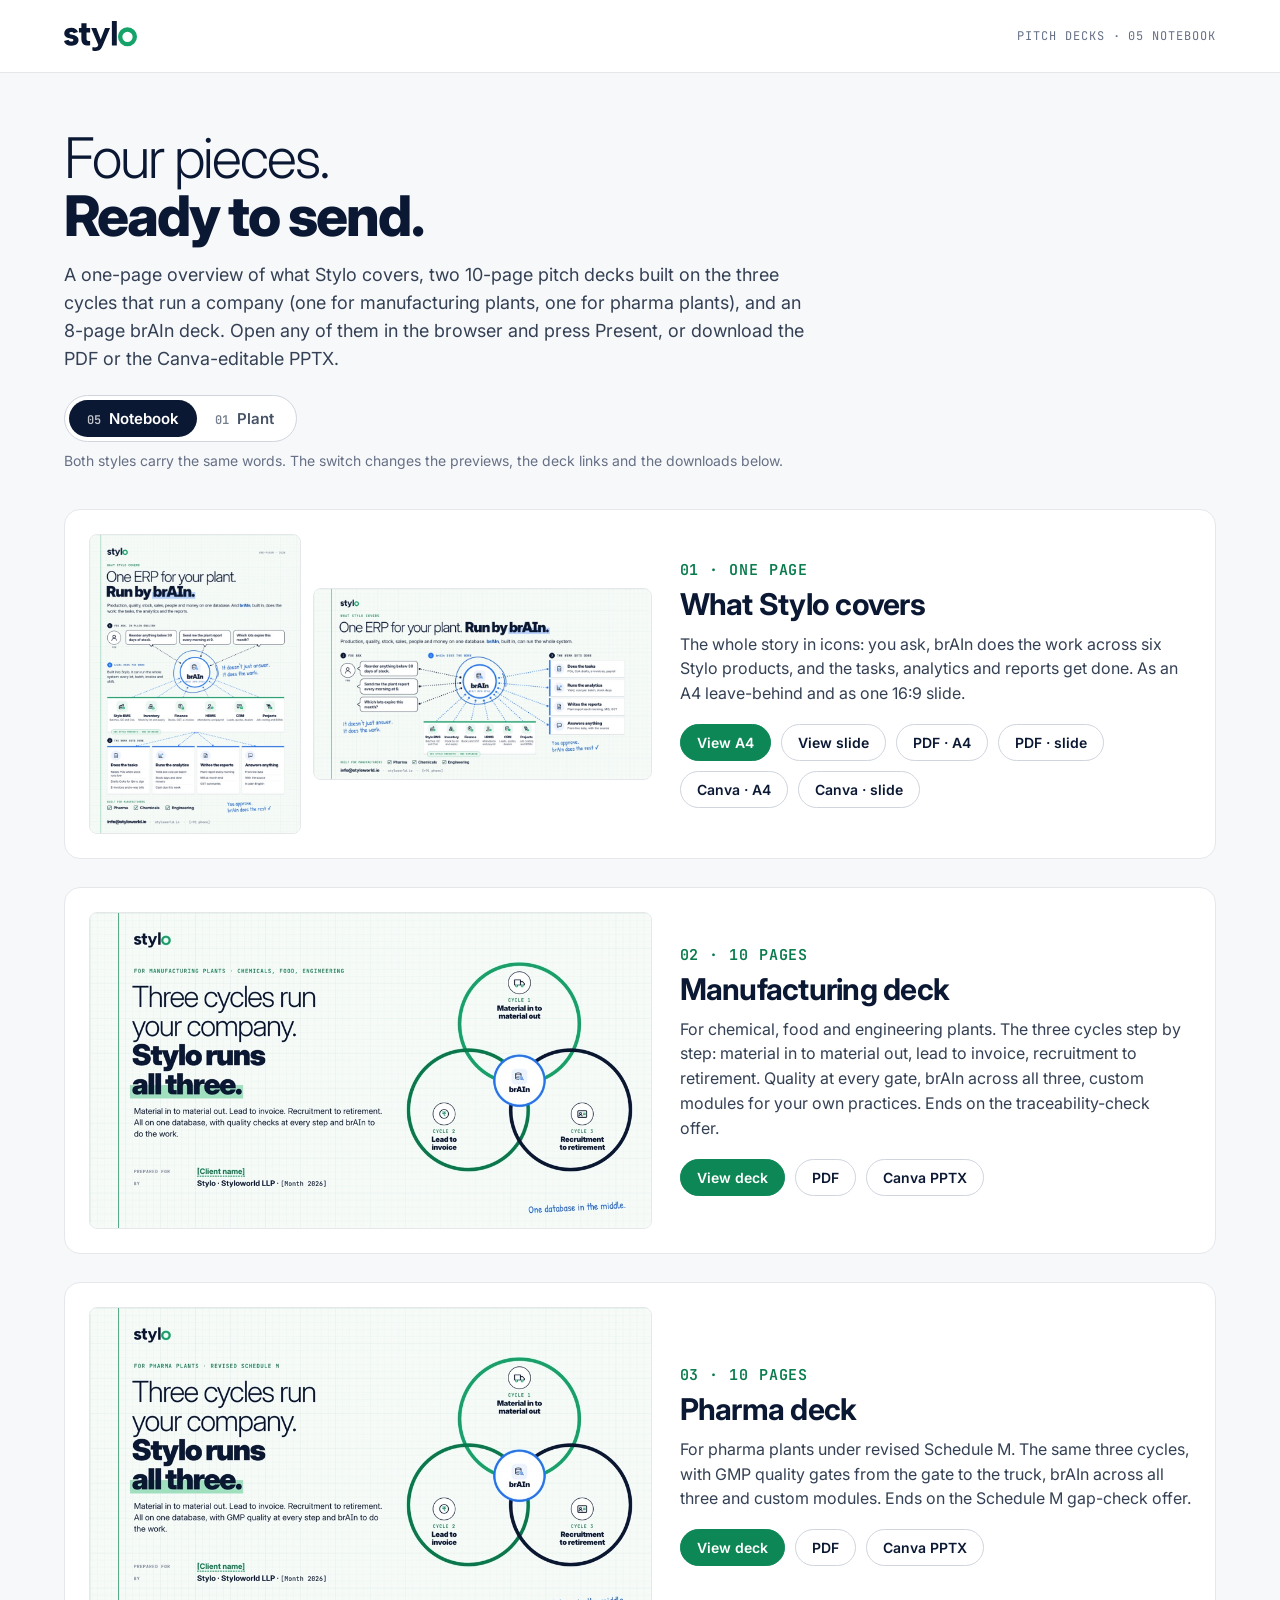
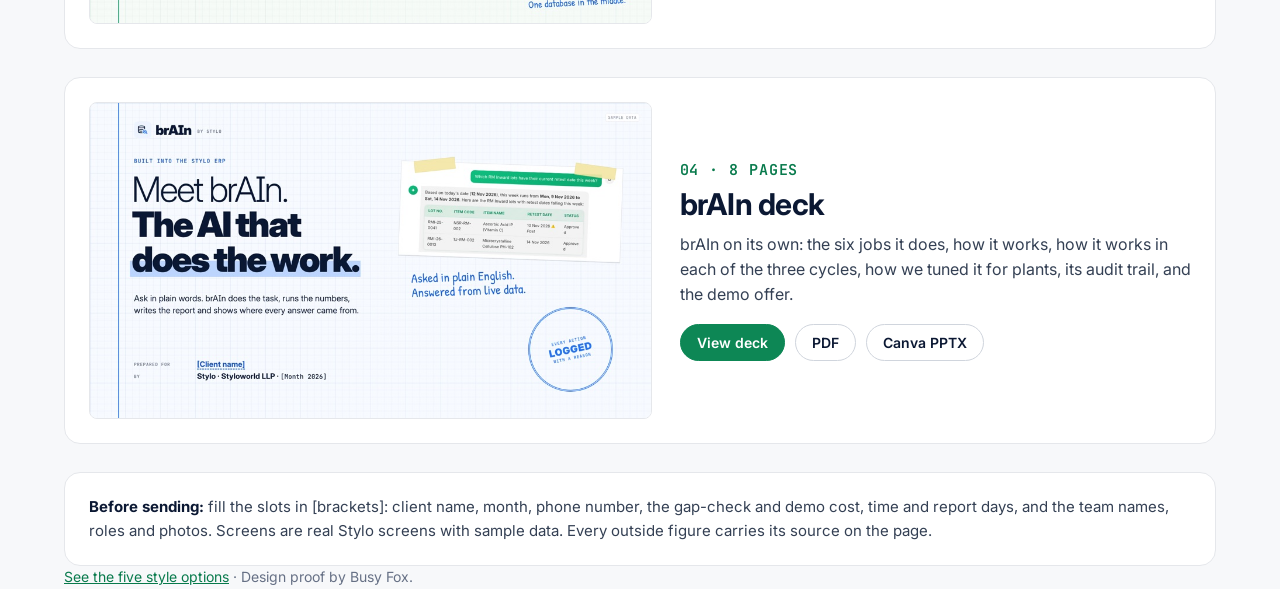
<file: index.html>
<!doctype html>
<html lang="en"><head>
<meta charset="utf-8">
<meta name="viewport" content="width=device-width, initial-scale=1">
<meta name="robots" content="noindex, nofollow">
<title>Stylo pitch decks</title>
<meta property="og:title" content="Stylo pitch decks">
<meta property="og:image" content="img/thumb-pharma.jpg">
<link rel="preconnect" href="https://fonts.googleapis.com"><link rel="preconnect" href="https://fonts.gstatic.com" crossorigin>
<link href="https://fonts.googleapis.com/css2?family=Inter:wght@300;400;600;800&family=JetBrains+Mono:wght@500;600&display=swap" rel="stylesheet">
<style>
  :root { --navy:#0B1833; --green:#16A36A; --deep:#087A4C; --tint:#EAF8F1; --mist:#F7F8FA; --line:#E5E7EB; --slate:#667085; }
  * { box-sizing:border-box; margin:0; padding:0; }
  body { font-family:Inter, system-ui, sans-serif; color:var(--navy); background:var(--mist); -webkit-font-smoothing:antialiased; }
  .wrap { max-width:1200px; margin:0 auto; padding:0 24px; }
  header { background:#fff; border-bottom:1px solid var(--line); }
  header .wrap { display:flex; align-items:center; justify-content:space-between; height:72px; }
  header img { height:30px; display:block; }
  .mono { font-family:"JetBrains Mono", monospace; font-size:12px; letter-spacing:.08em; text-transform:uppercase; color:var(--slate); }
  .intro { padding:56px 0 12px; }
  .intro h1 { font-size:clamp(34px,5vw,56px); line-height:1.04; letter-spacing:-0.035em; }
  .intro h1 span { font-weight:300; display:block; } .intro h1 b { font-weight:800; }
  .intro p { max-width:760px; font-size:18px; line-height:1.55; margin-top:16px; color:#344054; }
  .piece { display:grid; grid-template-columns: 1.1fr 1fr; gap:28px; background:#fff; border:1px solid var(--line); border-radius:16px; padding:24px; margin:28px 0; align-items:center; }
  .piece .th { display:flex; gap:12px; }
  .piece .th a { flex:1; display:block; }
  .piece img { width:100%; display:block; border-radius:8px; border:1px solid var(--line); }
  .piece .n { font-size:15px; font-weight:600; color:var(--deep); font-family:"JetBrains Mono", monospace; letter-spacing:.06em; text-transform:uppercase; }
  .piece h2 { font-size:30px; letter-spacing:-0.025em; margin-top:6px; }
  .piece p { color:#344054; font-size:16px; line-height:1.55; margin-top:10px; }
  .btns { display:flex; flex-wrap:wrap; gap:10px; margin-top:18px; }
  .btns a { font-weight:600; font-size:14px; color:var(--navy); text-decoration:none; border:1.5px solid #D0D5DD; border-radius:999px; padding:9px 16px; background:#fff; }
  .btns a.go { background:#0D8755; border-color:#0D8755; color:#fff; }
  .notes { background:#fff; border:1px solid var(--line); border-radius:16px; padding:22px 24px; font-size:15px; line-height:1.6; color:#344054; }
  .notes b { color:var(--navy); }
  .seg { display:inline-flex; border:1.5px solid #D0D5DD; border-radius:999px; padding:4px; background:#fff; margin-top:22px; }
  .seg button { font:600 15px Inter, system-ui, sans-serif; border:0; background:transparent; color:#475467; border-radius:999px; padding:9px 18px; cursor:pointer; }
  .seg button[aria-pressed="true"] { background:var(--navy); color:#fff; }
  .seg .k { font-family:"JetBrains Mono", monospace; font-size:12px; opacity:.75; margin-right:8px; }
  .seg-note { font-size:14px; color:var(--slate); margin-top:10px; }
  footer { padding:24px 0 56px; color:var(--slate); font-size:14px; line-height:1.6; }
  footer a { color:var(--deep); }
  @media (max-width:820px) { .piece { grid-template-columns:1fr; } }
</style></head>
<body>
<header><div class="wrap"><img src="assets/brand/stylo-colour.svg" alt="Stylo"><span class="mono" id="hdr">Pitch decks · 05 Notebook</span></div></header>
<main class="wrap">
  <section class="intro">
    <h1><span>Four pieces.</span><b>Ready to send.</b></h1>
    <p>A one-page overview of what Stylo covers, two 10-page pitch decks built on the three cycles that run a company (one for manufacturing plants, one for pharma plants), and an 8-page brAIn deck. Open any of them in the browser and press Present, or download the PDF or the Canva-editable PPTX.</p>
    <div class="seg" role="group" aria-label="Style"><button type="button" data-st="05"><span class="k">05</span>Notebook</button><button type="button" data-st="01"><span class="k">01</span>Plant</button></div>
    <div class="seg-note">Both styles carry the same words. The switch changes the previews, the deck links and the downloads below.</div>
  </section>

  <section class="piece">
    <div class="th"><a href="one-pager/" data-view="one-pager/"><img src="img/thumb-one-a4.jpg" data-base="img/thumb-one-a4" alt="What Stylo covers, A4" style="aspect-ratio:1588/2246; object-fit:cover;"></a><a href="one-pager/slide.html" data-view="one-pager/slide.html" style="flex:1.6; align-self:center;"><img src="img/thumb-one-slide.jpg" data-base="img/thumb-one-slide" alt="What Stylo covers, slide"></a></div>
    <div><div class="n">01 · One page</div><h2>What Stylo covers</h2>
      <p>The whole story in icons: you ask, brAIn does the work across six Stylo products, and the tasks, analytics and reports get done. As an A4 leave-behind and as one 16:9 slide.</p>
      <div class="btns"><a class="go" href="one-pager/" data-view="one-pager/">View A4</a><a href="one-pager/slide.html" data-view="one-pager/slide.html">View slide</a><a href="downloads/Stylo-What-Stylo-Covers-A4.pdf" data-dl="Stylo-What-Stylo-Covers-A4.pdf" download>PDF · A4</a><a href="downloads/Stylo-What-Stylo-Covers-Slide.pdf" data-dl="Stylo-What-Stylo-Covers-Slide.pdf" download>PDF · slide</a><a href="downloads/Stylo-What-Stylo-Covers-A4-Canva.pptx" data-dl="Stylo-What-Stylo-Covers-A4-Canva.pptx" download>Canva · A4</a><a href="downloads/Stylo-What-Stylo-Covers-Slide-Canva.pptx" data-dl="Stylo-What-Stylo-Covers-Slide-Canva.pptx" download>Canva · slide</a></div></div>
  </section>

  <section class="piece">
    <div class="th"><a href="process/" data-view="process/"><img src="img/thumb-process.jpg" data-base="img/thumb-process" alt="Manufacturing deck"></a></div>
    <div><div class="n">02 · 10 pages</div><h2>Manufacturing deck</h2>
      <p>For chemical, food and engineering plants. The three cycles step by step: material in to material out, lead to invoice, recruitment to retirement. Quality at every gate, brAIn across all three, custom modules for your own practices. Ends on the traceability-check offer.</p>
      <div class="btns"><a class="go" href="process/" data-view="process/">View deck</a><a href="downloads/Stylo-Process-Manufacturing-Deck.pdf" data-dl="Stylo-Process-Manufacturing-Deck.pdf" download>PDF</a><a href="downloads/Stylo-Process-Manufacturing-Deck-Canva.pptx" data-dl="Stylo-Process-Manufacturing-Deck-Canva.pptx" download>Canva PPTX</a></div></div>
  </section>

  <section class="piece">
    <div class="th"><a href="pharma/" data-view="pharma/"><img src="img/thumb-pharma.jpg" data-base="img/thumb-pharma" alt="Pharma deck"></a></div>
    <div><div class="n">03 · 10 pages</div><h2>Pharma deck</h2>
      <p>For pharma plants under revised Schedule M. The same three cycles, with GMP quality gates from the gate to the truck, brAIn across all three and custom modules. Ends on the Schedule M gap-check offer.</p>
      <div class="btns"><a class="go" href="pharma/" data-view="pharma/">View deck</a><a href="downloads/Stylo-Pharma-Deck.pdf" data-dl="Stylo-Pharma-Deck.pdf" download>PDF</a><a href="downloads/Stylo-Pharma-Deck-Canva.pptx" data-dl="Stylo-Pharma-Deck-Canva.pptx" download>Canva PPTX</a></div></div>
  </section>

  <section class="piece">
    <div class="th"><a href="brain/" data-view="brain/"><img src="img/thumb-brain.jpg" data-base="img/thumb-brain" alt="brAIn deck"></a></div>
    <div><div class="n">04 · 8 pages</div><h2>brAIn deck</h2>
      <p>brAIn on its own: the six jobs it does, how it works, how it works in each of the three cycles, how we tuned it for plants, its audit trail, and the demo offer.</p>
      <div class="btns"><a class="go" href="brain/" data-view="brain/">View deck</a><a href="downloads/Stylo-brAIn-Deck.pdf" data-dl="Stylo-brAIn-Deck.pdf" download>PDF</a><a href="downloads/Stylo-brAIn-Deck-Canva.pptx" data-dl="Stylo-brAIn-Deck-Canva.pptx" download>Canva PPTX</a></div></div>
  </section>

  <section class="notes"><b>Before sending:</b> fill the slots in [brackets]: client name, month, phone number, the gap-check and demo cost, time and report days, and the team names, roles and photos. Screens are real Stylo screens with sample data. Every outside figure carries its source on the page.</section>
</main>
<footer class="wrap"><a href="styles/">See the five style options</a> · Design proof by Busy Fox.</footer>
<script>
(function () {
  var q = new URLSearchParams(location.search), st = q.get('style');
  try { if (!st) st = localStorage.getItem('styloStyle'); } catch (e) {}
  st = st === '01' ? '01' : '05';
  function apply() {
    document.querySelectorAll('.seg button').forEach(function (b) { b.setAttribute('aria-pressed', String(b.dataset.st === st)); });
    document.getElementById('hdr').textContent = 'Pitch decks · ' + (st === '01' ? '01 Plant' : '05 Notebook');
    document.querySelectorAll('img[data-base]').forEach(function (i) { i.src = i.dataset.base + (st === '01' ? '-01' : '') + '.jpg'; });
    document.querySelectorAll('a[data-view]').forEach(function (a) { a.href = a.dataset.view + (st === '01' ? '?style=01' : ''); });
    document.querySelectorAll('a[data-dl]').forEach(function (a) {
      var f = a.dataset.dl;
      a.href = 'downloads/' + (st === '01' ? f.replace(/(-Canva)?\.(pdf|pptx)$/, '-Plant$1.$2') : f);
    });
  }
  document.querySelectorAll('.seg button').forEach(function (b) {
    b.onclick = function () {
      st = b.dataset.st;
      try { localStorage.setItem('styloStyle', st); } catch (e) {}
      var u = new URL(location.href);
      if (st === '01') u.searchParams.set('style', '01'); else u.searchParams.delete('style');
      history.replaceState(null, '', u);
      apply();
    };
  });
  apply();
})();
</script>
</body></html>
</file>
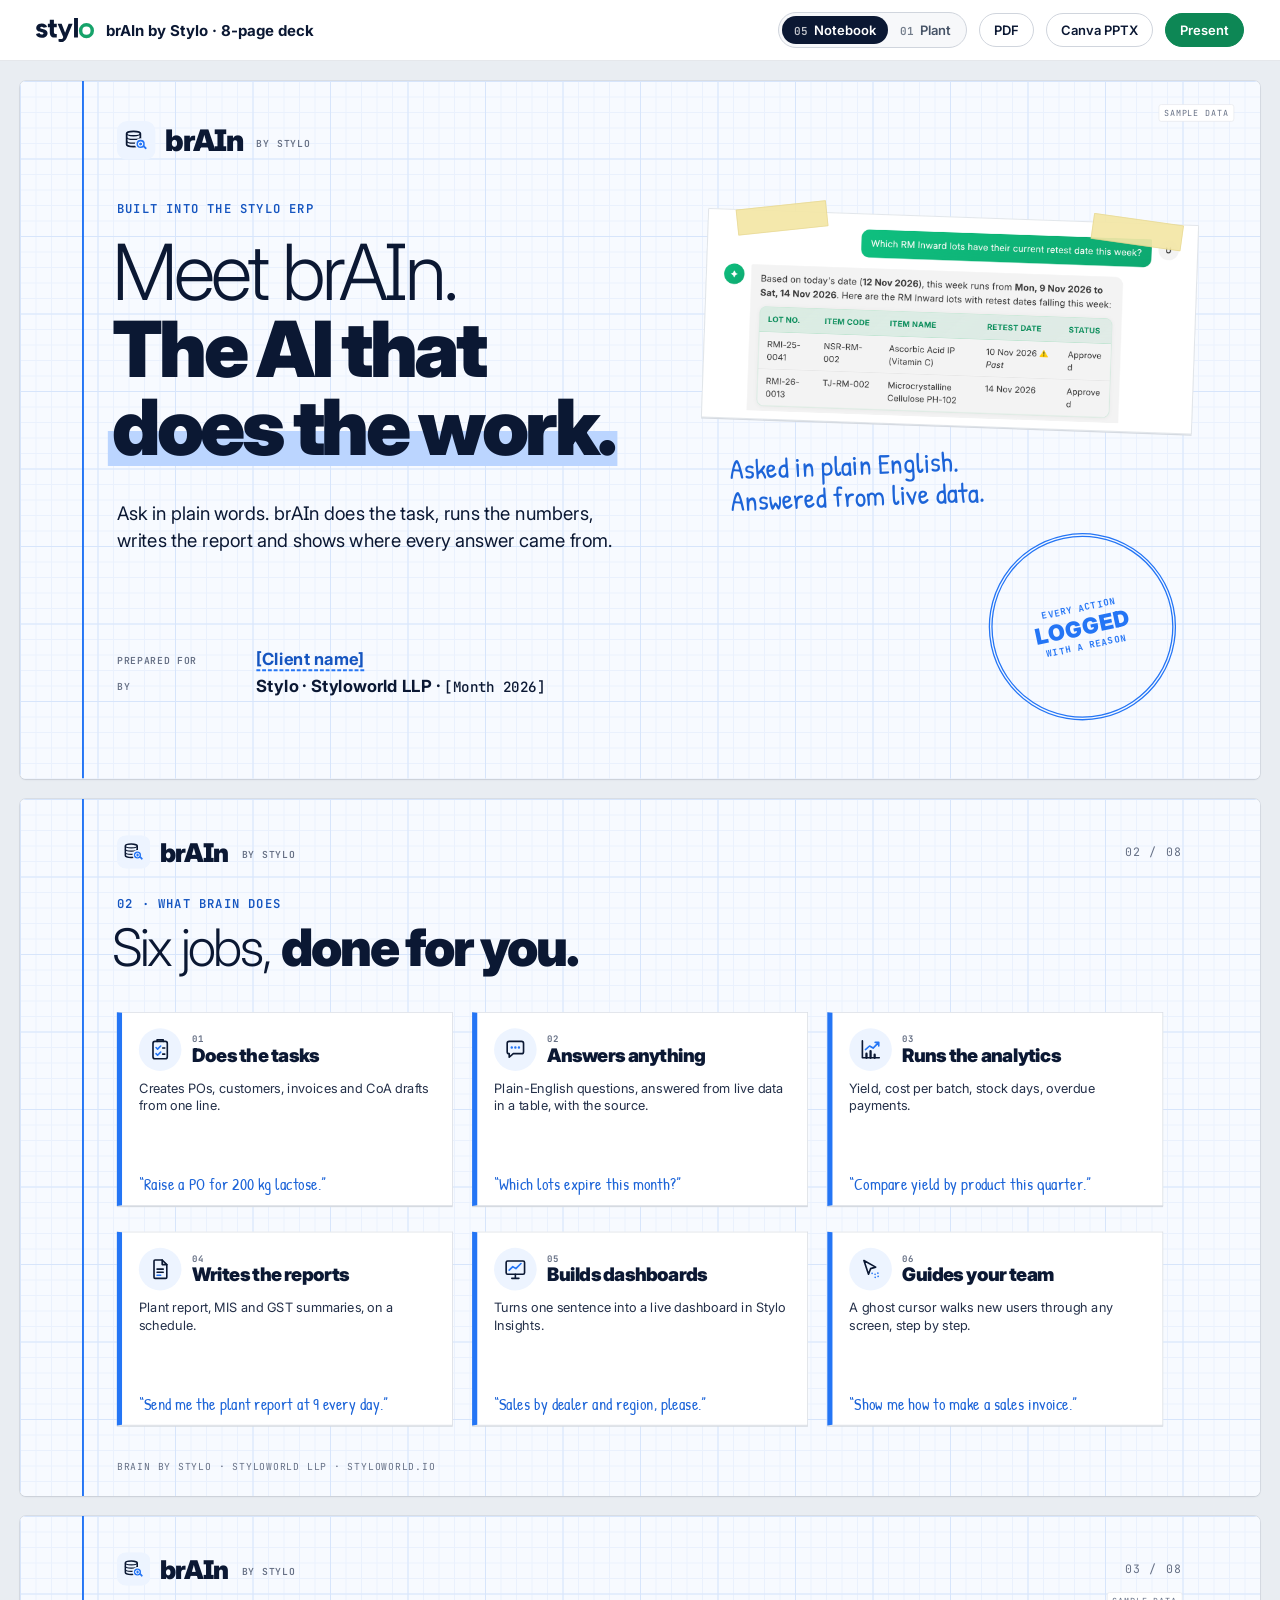
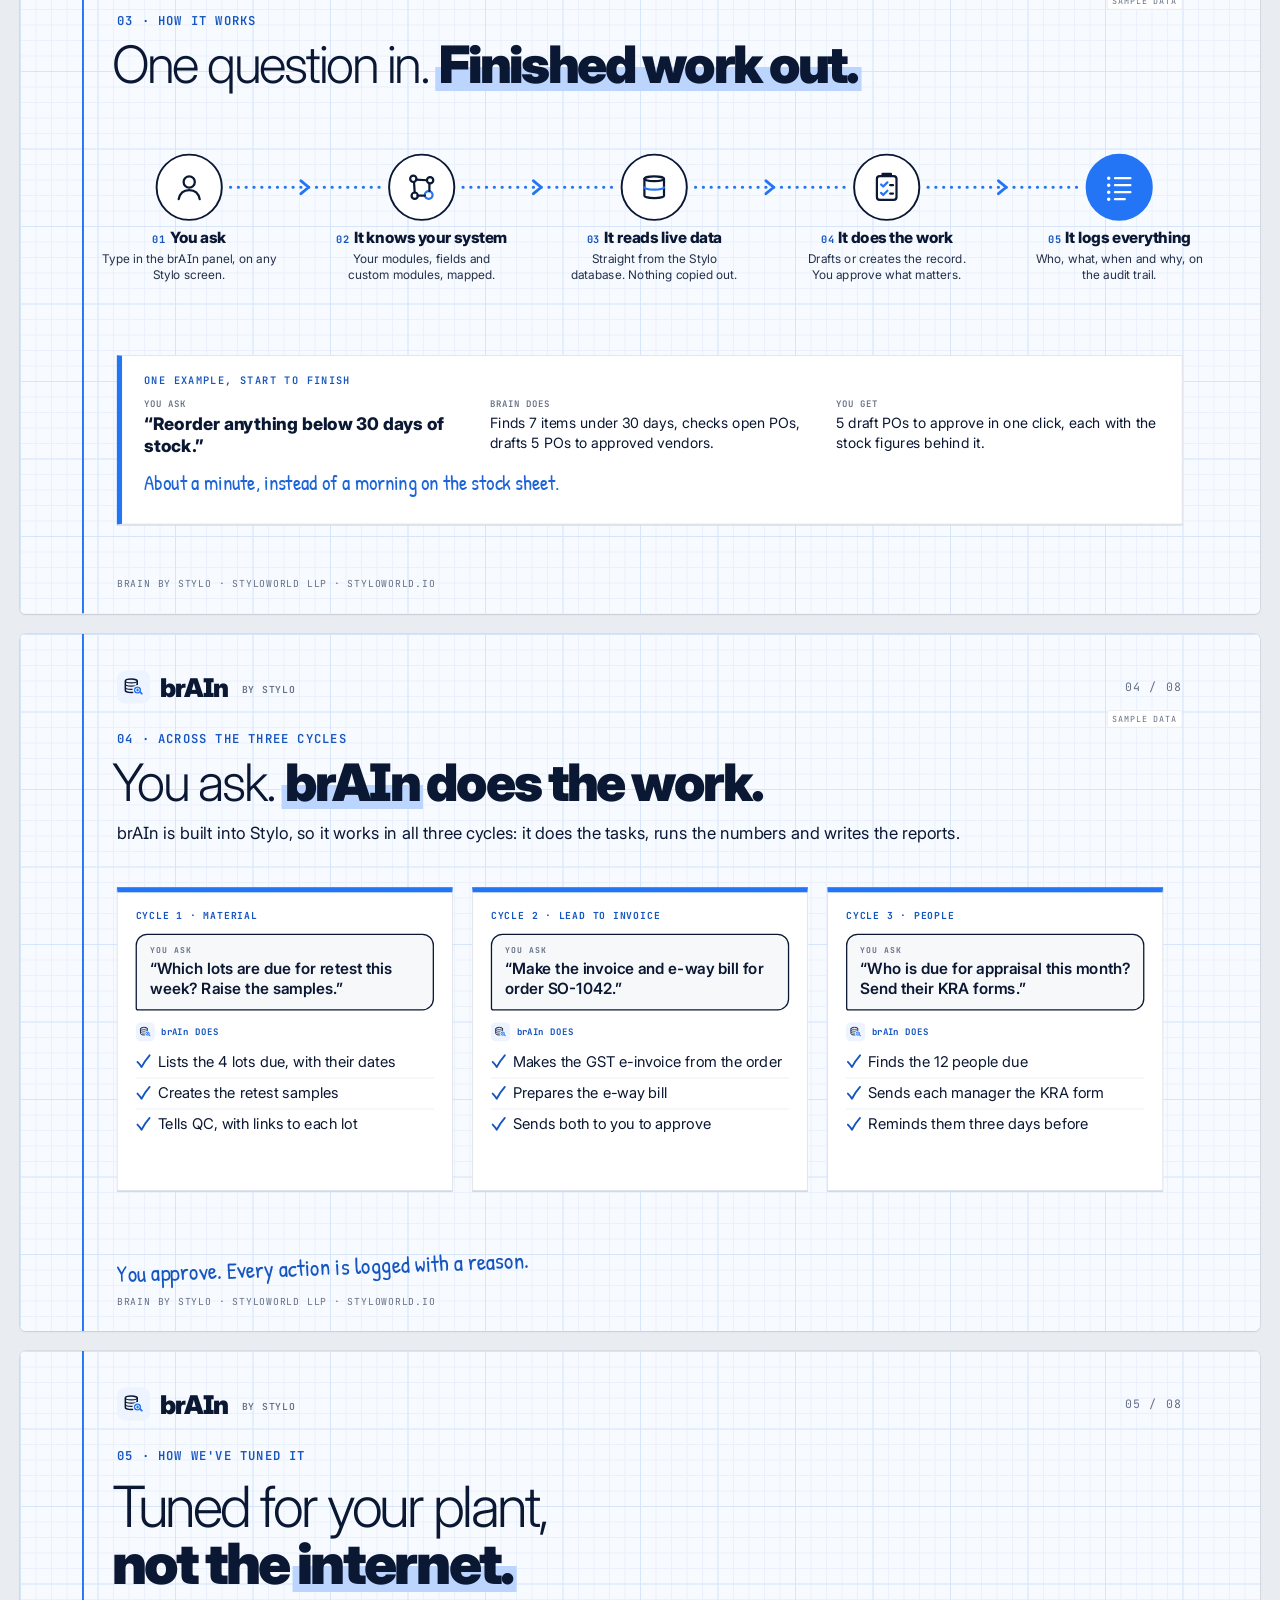
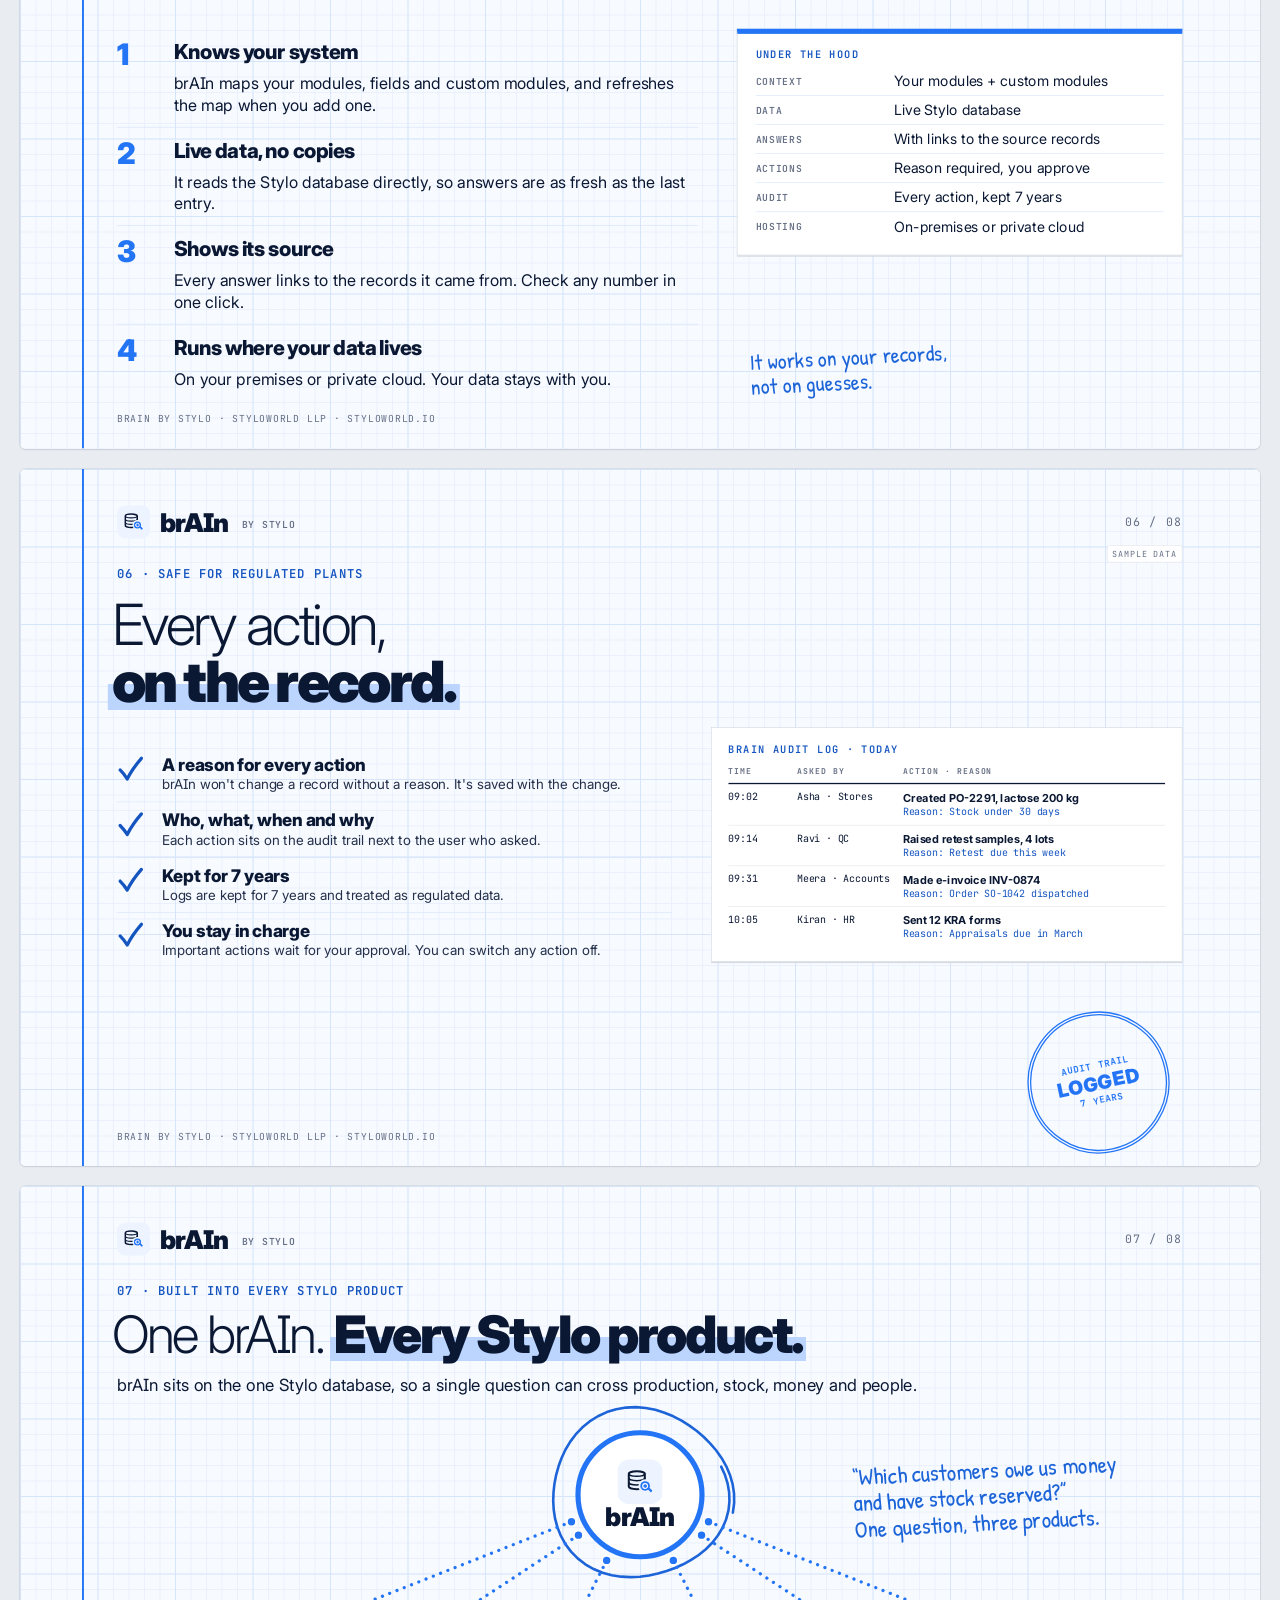
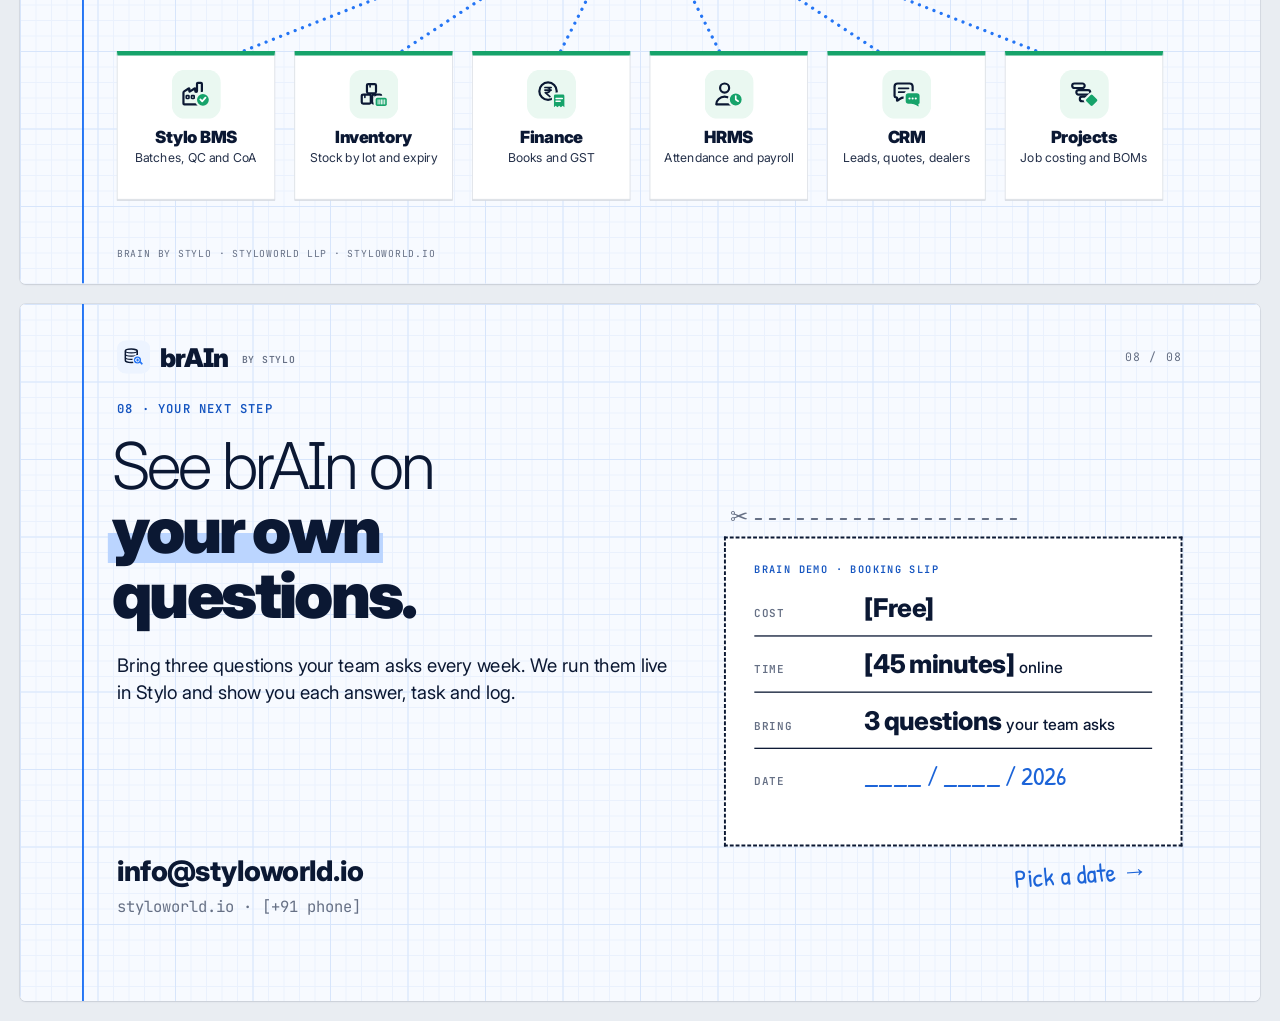
<file: brain/index.html>
<!doctype html>
<html lang="en"><head><meta charset="utf-8">
<meta name="viewport" content="width=device-width, initial-scale=1">
<meta name="robots" content="noindex, nofollow">
<title>brAIn by Stylo · 8-page deck</title>
<link rel="stylesheet" href="../nb.css">
<script>try{var q=new URLSearchParams(location.search),s=q.get("style")||(q.has("raw")?null:localStorage.getItem("styloStyle"));if(s==="01")document.documentElement.classList.add("s01");}catch(e){}</script>
<link rel="stylesheet" href="../iso.css">
<link rel="stylesheet" href="../pages.css">
<link rel="stylesheet" href="../cycles.css"></head>
<body class="brain" data-pdf="../downloads/Stylo-brAIn-Deck.pdf" data-pptx="../downloads/Stylo-brAIn-Deck-Canva.pptx" data-pdf01="../downloads/Stylo-brAIn-Deck-Plant.pdf" data-pptx01="../downloads/Stylo-brAIn-Deck-Plant-Canva.pptx">
<!-- ================= 01 · TITLE ================= -->
<section class="slide">
  <div class="margin"></div>
  <div class="blogo" style="top:62px;"><img src="../assets/icons/stylo-brain.svg" alt="" style="width:60px; height:60px;"><span class="w" style="font-size:46px;"><span class="bn">brAIn</span></span><span class="by">by Stylo</span></div>
  <div class="kick" style="top:186px;">Built into the Stylo ERP</div>
  <div class="h" style="top:236px; font-size:120px;"><span class="l">Meet <span class="bn">brAIn</span>.</span><br><span class="b">The AI that<br><span class="hl">does the work.</span></span></div>
  <p class="abs" style="left:150px; top:650px; width:820px; font-size:29px; line-height:1.4;">Ask in plain words. <span class="bn">brAIn</span> does the task, runs the numbers, writes the report and shows where every answer came from.</p>
  <div class="taped" style="left:1060px; top:210px; width:760px; transform:rotate(2deg);"><img src="../assets/ui/brain-qa.png" alt="brAIn answering a question in Stylo"></div>
  <div class="tape" style="left:1110px; top:192px; transform:rotate(-6deg);"></div><div class="tape" style="left:1660px; top:214px; transform:rotate(8deg);"></div>
  <div class="hand abs" data-rot="-2" style="left:1100px; top:570px; --fs:44px; transform:rotate(-2deg);">Asked in plain English.<br>Answered from live data.</div>
  <div class="stamp" data-flat style="left:1500px; top:700px; width:290px; height:290px; color:var(--blue); transform:rotate(-12deg); font-size:34px;"><small>Every action</small>Logged<small>with a reason</small></div>
  <div class="abs" style="left:150px; top:880px; display:grid; grid-template-columns:200px 1fr; gap:10px 16px; font-size:26px;">
    <div class="label" style="font-size:15px; color:var(--slate); padding-top:7px;">Prepared for</div><div><span class="slot" style="font-weight:700; color:var(--blue-deep); border-color:var(--blue);">[Client name]</span></div>
    <div class="label" style="font-size:15px; color:var(--slate); padding-top:7px;">By</div><div style="font-weight:700;">Stylo · Styloworld LLP · <span class="mono" style="font-size:22px; font-weight:500;">[Month 2026]</span></div>
  </div>
  <div class="sample" style="right:40px; top:36px;">Sample data</div>
</section>

<!-- ================= 02 · FEATURES ================= -->
<section class="slide">
  <div class="margin"></div>
  <div class="blogo"><img src="../assets/icons/stylo-brain.svg" alt=""><span class="w"><span class="bn">brAIn</span></span><span class="by">by Stylo</span></div><div class="pg">02 / 08</div>
  <div class="kick">02 · What <span class="bn">brAIn</span> does</div>
  <div class="h" style="top:190px; font-size:80px;"><span class="l">Six jobs,</span> <span class="b">done for you.</span></div>
  <div class="ft" style="left:150px; top:330px;"><div class="top"><div class="ci"><i data-ic="task"></i></div><div><div class="n">01</div><h3>Does the tasks</h3></div></div><p>Creates POs, customers, invoices and CoA drafts from one line.</p><div class="eg">“Raise a PO for 200 kg lactose.”</div></div>
  <div class="ft" style="left:700px; top:330px;"><div class="top"><div class="ci"><i data-ic="answer"></i></div><div><div class="n">02</div><h3>Answers anything</h3></div></div><p>Plain-English questions, answered from live data in a table, with the source.</p><div class="eg">“Which lots expire this month?”</div></div>
  <div class="ft" style="left:1250px; top:330px;"><div class="top"><div class="ci"><i data-ic="analytics"></i></div><div><div class="n">03</div><h3>Runs the analytics</h3></div></div><p>Yield, cost per batch, stock days, overdue payments.</p><div class="eg">“Compare yield by product this quarter.”</div></div>
  <div class="ft" style="left:150px; top:670px;"><div class="top"><div class="ci"><i data-ic="report"></i></div><div><div class="n">04</div><h3>Writes the reports</h3></div></div><p>Plant report, MIS and GST summaries, on a schedule.</p><div class="eg">“Send me the plant report at 9 every day.”</div></div>
  <div class="ft" style="left:700px; top:670px;"><div class="top"><div class="ci"><i data-ic="dash"></i></div><div><div class="n">05</div><h3>Builds dashboards</h3></div></div><p>Turns one sentence into a live dashboard in Stylo Insights.</p><div class="eg">“Sales by dealer and region, please.”</div></div>
  <div class="ft" style="left:1250px; top:670px;"><div class="top"><div class="ci"><i data-ic="cursor"></i></div><div><div class="n">06</div><h3>Guides your team</h3></div></div><p>A ghost cursor walks new users through any screen, step by step.</p><div class="eg">“Show me how to make a sales invoice.”</div></div>
  <div class="foot"><span class="bn">brAIn</span> by Stylo · Styloworld LLP · styloworld.io</div>
</section>

<!-- ================= 03 · HOW IT WORKS ================= -->
<section class="slide">
  <div class="margin"></div>
  <div class="blogo"><img src="../assets/icons/stylo-brain.svg" alt=""><span class="w"><span class="bn">brAIn</span></span><span class="by">by Stylo</span></div><div class="pg">03 / 08</div>
  <div class="kick">03 · How it works</div>
  <div class="h" style="top:190px; font-size:80px;"><span class="l">One question in.</span> <span class="b"><span class="hl">Finished work out.</span></span></div>
  <svg class="track" data-flow="bw" data-col="#2475F5" width="1920" height="1080" viewBox="0 0 1920 1080" style="position:absolute; left:0; top:0;"></svg>
  <div class="nd" data-flow="bw" style="left:112px; top:368px;"><div class="ci"><i data-ic="you"></i></div><div class="t"><span class="no">01</span>You ask</div><div class="d">Type in the <span class="bn">brAIn</span> panel, on any Stylo screen.</div></div>
  <div class="nd" data-flow="bw" style="left:472px; top:368px;"><div class="ci"><i data-ic="map"></i></div><div class="t"><span class="no">02</span>It knows your system</div><div class="d">Your modules, fields and custom modules, mapped.</div></div>
  <div class="nd" data-flow="bw" style="left:832px; top:368px;"><div class="ci"><i data-ic="db"></i></div><div class="t"><span class="no">03</span>It reads live data</div><div class="d">Straight from the Stylo database. Nothing copied out.</div></div>
  <div class="nd" data-flow="bw" style="left:1192px; top:368px;"><div class="ci"><i data-ic="task"></i></div><div class="t"><span class="no">04</span>It does the work</div><div class="d">Drafts or creates the record. You approve what matters.</div></div>
  <div class="nd end" data-flow="bw" style="left:1552px; top:368px;"><div class="ci"><i data-ic="log"></i></div><div class="t"><span class="no">05</span>It logs everything</div><div class="d">Who, what, when and why, on the audit trail.</div></div>
  <div class="card" style="left:150px; top:680px; width:1650px; height:262px; padding:28px 34px; border-left:8px solid var(--blue);"><div class="label" style="color:var(--blue-deep);">One example, start to finish</div><div style="display:grid; grid-template-columns:1fr 1fr 1fr; gap:34px; margin-top:16px;"><div><div class="label" style="color:var(--slate); font-size:14px;">You ask</div><div style="font-size:27px; font-weight:800; line-height:1.25; margin-top:6px;">“Reorder anything below 30 days of stock.”</div></div><div><div class="label" style="color:var(--slate); font-size:14px;"><span class="bn">brAIn</span> does</div><div style="font-size:22px; line-height:1.4; margin-top:6px;">Finds 7 items under 30 days, checks open POs, drafts 5 POs to approved vendors.</div></div><div><div class="label" style="color:var(--slate); font-size:14px;">You get</div><div style="font-size:22px; line-height:1.4; margin-top:6px;">5 draft POs to approve in one click, each with the stock figures behind it.</div></div></div><div class="hand" style="--fs:32px; margin-top:22px;">About a minute, instead of a morning on the stock sheet.</div></div>
  <div class="sample" style="right:120px; top:118px;">Sample data</div>
  <div class="foot"><span class="bn">brAIn</span> by Stylo · Styloworld LLP · styloworld.io</div>
</section>

<!-- ================= 04 · BRAIN ACROSS CYCLES ================= -->
<section class="slide">
  <div class="margin"></div>
  <div class="blogo"><img src="../assets/icons/stylo-brain.svg" alt=""><span class="w"><span class="bn">brAIn</span></span><span class="by">by Stylo</span></div><div class="pg">04 / 08</div>
  <div class="kick">04 · Across the three cycles</div>
  <div class="h" style="top:190px; font-size:80px;"><span class="l">You ask.</span> <span class="b"><span class="hl blue bn"><span class="bn">brAIn</span></span> does the work.</span></div>
  <p class="abs" style="left:150px; top:290px; width:1560px; font-size:26px; line-height:1.35;"><span class="bn">brAIn</span> is built into Stylo, so it works in all three cycles: it does the tasks, runs the numbers and writes the reports.</p>
  <div class="bc" style="left:150px;"><div class="no">Cycle 1 · Material</div><div class="ask"><span class="who">You ask</span>“Which lots are due for retest this week? Raise the samples.”</div><div class="does"><img src="../assets/icons/stylo-brain.svg" alt=""><span class="bn" style="text-transform:none; letter-spacing:.02em;"><span class="bn">brAIn</span></span> does</div><ul><li><svg data-mark="b"></svg>Lists the 4 lots due, with their dates</li><li><svg data-mark="b"></svg>Creates the retest samples</li><li><svg data-mark="b"></svg>Tells QC, with links to each lot</li></ul></div>
  <div class="bc" style="left:700px;"><div class="no">Cycle 2 · Lead to invoice</div><div class="ask"><span class="who">You ask</span>“Make the invoice and e-way bill for order SO-1042.”</div><div class="does"><img src="../assets/icons/stylo-brain.svg" alt=""><span class="bn" style="text-transform:none; letter-spacing:.02em;"><span class="bn">brAIn</span></span> does</div><ul><li><svg data-mark="b"></svg>Makes the GST e-invoice from the order</li><li><svg data-mark="b"></svg>Prepares the e-way bill</li><li><svg data-mark="b"></svg>Sends both to you to approve</li></ul></div>
  <div class="bc" style="left:1250px;"><div class="no">Cycle 3 · People</div><div class="ask"><span class="who">You ask</span>“Who is due for appraisal this month? Send their KRA forms.”</div><div class="does"><img src="../assets/icons/stylo-brain.svg" alt=""><span class="bn" style="text-transform:none; letter-spacing:.02em;"><span class="bn">brAIn</span></span> does</div><ul><li><svg data-mark="b"></svg>Finds the 12 people due</li><li><svg data-mark="b"></svg>Sends each manager the KRA form</li><li><svg data-mark="b"></svg>Reminds them three days before</li></ul></div>
  <div class="hand abs" data-rot="-2" style="left:150px; top:960px; --fs:36px; transform:rotate(-2deg); color:var(--blue-deep);">You approve. Every action is logged with a reason.</div>
  <div class="sample" style="right:120px; top:118px;">Sample data</div>
  <div class="foot"><span class="bn">brAIn</span> by Stylo · Styloworld LLP · styloworld.io</div>
</section>

<!-- ================= 05 · OPTIMISED ================= -->
<section class="slide">
  <div class="margin"></div>
  <div class="blogo"><img src="../assets/icons/stylo-brain.svg" alt=""><span class="w"><span class="bn">brAIn</span></span><span class="by">by Stylo</span></div><div class="pg">05 / 08</div>
  <div class="kick">05 · How we've tuned it</div>
  <div class="h" style="top:196px; font-size:88px;"><span class="l">Tuned for your plant,</span><br><span class="b">not the <span class="hl">internet.</span></span></div>
  <div class="why" style="top:430px; width:900px;"><div class="it"><div class="n" style="color:var(--blue);">1</div><h3>Knows your system</h3><p><span class="bn">brAIn</span> maps your modules, fields and custom modules, and refreshes the map when you add one.</p></div><div class="it"><div class="n" style="color:var(--blue);">2</div><h3>Live data, no copies</h3><p>It reads the Stylo database directly, so answers are as fresh as the last entry.</p></div><div class="it"><div class="n" style="color:var(--blue);">3</div><h3>Shows its source</h3><p>Every answer links to the records it came from. Check any number in one click.</p></div><div class="it" style="border-bottom:0;"><div class="n" style="color:var(--blue);">4</div><h3>Runs where your data lives</h3><p>On your premises or private cloud. Your data stays with you.</p></div></div>
  <div class="card sec" style="left:1110px; top:430px; width:690px; border-top:8px solid var(--blue);"><div class="label" style="color:var(--blue-deep); margin-bottom:8px;">Under the hood</div><div class="row"><div class="label" style="color:var(--slate); font-size:15px; padding-top:4px;">Context</div><div>Your modules + custom modules</div></div><div class="row"><div class="label" style="color:var(--slate); font-size:15px; padding-top:4px;">Data</div><div>Live Stylo database</div></div><div class="row"><div class="label" style="color:var(--slate); font-size:15px; padding-top:4px;">Answers</div><div>With links to the source records</div></div><div class="row"><div class="label" style="color:var(--slate); font-size:15px; padding-top:4px;">Actions</div><div>Reason required, you approve</div></div><div class="row"><div class="label" style="color:var(--slate); font-size:15px; padding-top:4px;">Audit</div><div>Every action, kept 7 years</div></div><div class="row"><div class="label" style="color:var(--slate); font-size:15px; padding-top:4px;">Hosting</div><div>On-premises or private cloud</div></div></div>
  <div class="hand abs" data-rot="-3" style="left:1130px; top:920px; --fs:34px; transform:rotate(-3deg);">It works on your records,<br>not on guesses.</div>
  <div class="foot"><span class="bn">brAIn</span> by Stylo · Styloworld LLP · styloworld.io</div>
</section>

<!-- ================= 06 · ON THE RECORD ================= -->
<section class="slide">
  <div class="margin"></div>
  <div class="blogo"><img src="../assets/icons/stylo-brain.svg" alt=""><span class="w"><span class="bn">brAIn</span></span><span class="by">by Stylo</span></div><div class="pg">06 / 08</div>
  <div class="kick">06 · Safe for regulated plants</div>
  <div class="h" style="top:196px; font-size:88px;"><span class="l">Every action,</span><br><span class="b"><span class="hl">on the record.</span></span></div>
  <div class="gates" style="top:430px; width:860px;"><div class="g"><svg data-mark="b"></svg><h3>A reason for every action</h3><p><span class="bn">brAIn</span> won't change a record without a reason. It's saved with the change.</p></div><div class="g"><svg data-mark="b"></svg><h3>Who, what, when and why</h3><p>Each action sits on the audit trail next to the user who asked.</p></div><div class="g"><svg data-mark="b"></svg><h3>Kept for 7 years</h3><p>Logs are kept for 7 years and treated as regulated data.</p></div><div class="g"><svg data-mark="b"></svg><h3>You stay in charge</h3><p>Important actions wait for your approval. You can switch any action off.</p></div></div>
  <div class="card log" style="left:1070px; top:400px; width:730px;"><div class="label" style="color:var(--blue-deep); margin-bottom:6px; font-family:var(--mono);"><span class="bn">brAIn</span> audit log · today</div><div class="hd"><div>Time</div><div>Asked by</div><div>Action · reason</div></div><div class="rw"><div>09:02</div><div>Asha · Stores</div><div><b>Created PO-2291, lactose 200 kg</b><div class="rs">Reason: Stock under 30 days</div></div></div><div class="rw"><div>09:14</div><div>Ravi · QC</div><div><b>Raised retest samples, 4 lots</b><div class="rs">Reason: Retest due this week</div></div></div><div class="rw"><div>09:31</div><div>Meera · Accounts</div><div><b>Made e-invoice INV-0874</b><div class="rs">Reason: Order SO-1042 dispatched</div></div></div><div class="rw"><div>10:05</div><div>Kiran · HR</div><div><b>Sent 12 KRA forms</b><div class="rs">Reason: Appraisals due in March</div></div></div></div>
  <div class="stamp" data-flat style="left:1560px; top:840px; width:220px; height:220px; color:var(--blue); transform:rotate(-12deg); font-size:30px;"><small>Audit trail</small>Logged<small>7 years</small></div>
  <div class="sample" style="right:120px; top:118px;">Sample data</div>
  <div class="foot"><span class="bn">brAIn</span> by Stylo · Styloworld LLP · styloworld.io</div>
</section>

<!-- ================= 07 · EVERY PRODUCT ================= -->
<section class="slide">
  <div class="margin"></div>
  <div class="blogo"><img src="../assets/icons/stylo-brain.svg" alt=""><span class="w"><span class="bn">brAIn</span></span><span class="by">by Stylo</span></div><div class="pg">07 / 08</div>
  <div class="kick">07 · Built into every Stylo product</div>
  <div class="h" style="top:190px; font-size:80px;"><span class="l">One <span class="bn">brAIn</span>.</span> <span class="b"><span class="hl">Every Stylo product.</span></span></div>
  <p class="abs" style="left:150px; top:290px; width:1560px; font-size:26px; line-height:1.35;"><span class="bn">brAIn</span> sits on the one Stylo database, so a single question can cross production, stock, money and people.</p>
  <svg class="links" width="1920" height="1080" viewBox="0 0 1920 1080" style="position:absolute; left:0; top:0;" data-links="hb@c > p0@.5,0 > blue | hb@c > p1@.5,0 > blue | hb@c > p2@.5,0 > blue | hb@c > p3@.5,0 > blue | hb@c > p4@.5,0 > blue | hb@c > p5@.5,0 > blue"></svg>
  <div class="abs" id="hb" data-loop="34" style="left:860px; top:378px; width:200px; height:200px; border-radius:50%; background:#fff; border:8px solid var(--blue); display:flex; flex-direction:column; align-items:center; justify-content:center;"><img src="../assets/icons/stylo-brain.svg" alt="" style="width:70px; height:70px;"><div class="bn" style="font-weight:900; font-size:40px; letter-spacing:-0.03em; line-height:1;"><span class="bn">brAIn</span></div></div>
  <div class="card" style="left:150px; top:720px; width:245px; height:230px; padding:22px 18px; text-align:center; border-top:7px solid var(--green);"><img id="p0" src="../assets/icons/stylo-bms.svg" alt="" style="width:76px; height:76px; display:block; margin:0 auto;"><div style="font-size:26px; font-weight:900; letter-spacing:-0.02em; margin-top:12px;">Stylo BMS</div><div style="font-size:19px; color:#243049; margin-top:6px; line-height:1.3;">Batches, QC and CoA</div></div>
  <div class="card" style="left:425px; top:720px; width:245px; height:230px; padding:22px 18px; text-align:center; border-top:7px solid var(--green);"><img id="p1" src="../assets/icons/stylo-inventory.svg" alt="" style="width:76px; height:76px; display:block; margin:0 auto;"><div style="font-size:26px; font-weight:900; letter-spacing:-0.02em; margin-top:12px;">Inventory</div><div style="font-size:19px; color:#243049; margin-top:6px; line-height:1.3;">Stock by lot and expiry</div></div>
  <div class="card" style="left:700px; top:720px; width:245px; height:230px; padding:22px 18px; text-align:center; border-top:7px solid var(--green);"><img id="p2" src="../assets/icons/stylo-finance.svg" alt="" style="width:76px; height:76px; display:block; margin:0 auto;"><div style="font-size:26px; font-weight:900; letter-spacing:-0.02em; margin-top:12px;">Finance</div><div style="font-size:19px; color:#243049; margin-top:6px; line-height:1.3;">Books and GST</div></div>
  <div class="card" style="left:975px; top:720px; width:245px; height:230px; padding:22px 18px; text-align:center; border-top:7px solid var(--green);"><img id="p3" src="../assets/icons/stylo-hrms.svg" alt="" style="width:76px; height:76px; display:block; margin:0 auto;"><div style="font-size:26px; font-weight:900; letter-spacing:-0.02em; margin-top:12px;">HRMS</div><div style="font-size:19px; color:#243049; margin-top:6px; line-height:1.3;">Attendance and payroll</div></div>
  <div class="card" style="left:1250px; top:720px; width:245px; height:230px; padding:22px 18px; text-align:center; border-top:7px solid var(--green);"><img id="p4" src="../assets/icons/stylo-crm.svg" alt="" style="width:76px; height:76px; display:block; margin:0 auto;"><div style="font-size:26px; font-weight:900; letter-spacing:-0.02em; margin-top:12px;">CRM</div><div style="font-size:19px; color:#243049; margin-top:6px; line-height:1.3;">Leads, quotes, dealers</div></div>
  <div class="card" style="left:1525px; top:720px; width:245px; height:230px; padding:22px 18px; text-align:center; border-top:7px solid var(--green);"><img id="p5" src="../assets/icons/stylo-projects.svg" alt="" style="width:76px; height:76px; display:block; margin:0 auto;"><div style="font-size:26px; font-weight:900; letter-spacing:-0.02em; margin-top:12px;">Projects</div><div style="font-size:19px; color:#243049; margin-top:6px; line-height:1.3;">Job costing and BOMs</div></div>
  <div class="hand abs" data-rot="-3" style="left:1290px; top:420px; --fs:36px; transform:rotate(-3deg);">“Which customers owe us money<br>and have stock reserved?”<br>One question, three products.</div>
  <div class="foot"><span class="bn">brAIn</span> by Stylo · Styloworld LLP · styloworld.io</div>
</section>

<!-- ================= 08 · NEXT STEP ================= -->
<section class="slide">
  <div class="margin"></div>
  <div class="blogo"><img src="../assets/icons/stylo-brain.svg" alt=""><span class="w"><span class="bn">brAIn</span></span><span class="by">by Stylo</span></div><div class="pg">08 / 08</div>
  <div class="kick">08 · Your next step</div>
  <div class="h" style="top:200px; font-size:100px;"><span class="l">See <span class="bn">brAIn</span> on</span><br><span class="b"><span class="hl">your own</span><br>questions.</span></div>
  <p class="abs" style="left:150px; top:540px; width:860px; font-size:29px; line-height:1.4;">Bring three questions your team asks every week. We run them live in Stylo and show you each answer, task and log.</p>
  <div class="abs" style="left:150px; top:850px; font-size:44px; font-weight:800; letter-spacing:-0.02em;">info@styloworld.io</div>
  <div class="abs mono" style="left:150px; top:918px; font-size:24px; color:var(--slate);">styloworld.io · [+91 phone]</div>
  <div class="slip">
    <div class="label" style="color:var(--blue-deep); margin-bottom:6px;"><span class="bn">brAIn</span> demo · booking slip</div>
    <div class="f"><div class="k">Cost</div><div class="v">[Free]</div></div>
    <div class="f"><div class="k">Time</div><div class="v">[45 minutes] <small>online</small></div></div>
    <div class="f"><div class="k">Bring</div><div class="v">3 questions <small>your team asks</small></div></div>
    <div class="f" style="border-bottom:0;"><div class="k">Date</div><div class="v hand" style="font-weight:400; --fs:44px;">____ / ____ / 2026</div></div>
  </div>
  <div class="hand abs nb-only" style="left:1100px; top:310px; --fs:34px; color:var(--slate);">✂ - - - - - - - - - - - - - - - - - - -</div>
  <div class="hand abs" data-rot="-4" style="left:1540px; top:860px; --fs:40px; transform:rotate(-4deg);">Pick a date →</div>
</section>

<script>
const MARKS = {
  y: '<path d="M5 22 C 10 27, 13 31, 16 36 C 23 22, 31 12, 38 4" fill="none" stroke="#087A4C" stroke-width="5" stroke-linecap="round" stroke-linejoin="round"/>',
  b: '<path d="M5 22 C 10 27, 13 31, 16 36 C 23 22, 31 12, 38 4" fill="none" stroke="#1555C0" stroke-width="5" stroke-linecap="round" stroke-linejoin="round"/>'
};
document.querySelectorAll('svg[data-mark]').forEach(s => { s.setAttribute('viewBox', '0 0 42 42'); s.setAttribute('data-flat', ''); s.innerHTML = MARKS[s.dataset.mark]; });
</script>
<script src="../cycles.js"></script>
<script src="../iso.js"></script>
<script src="../scenes.js"></script>
<script src="../one-pager/story.js"></script>
<script src="../deck.js"></script>
</body></html>
</file>
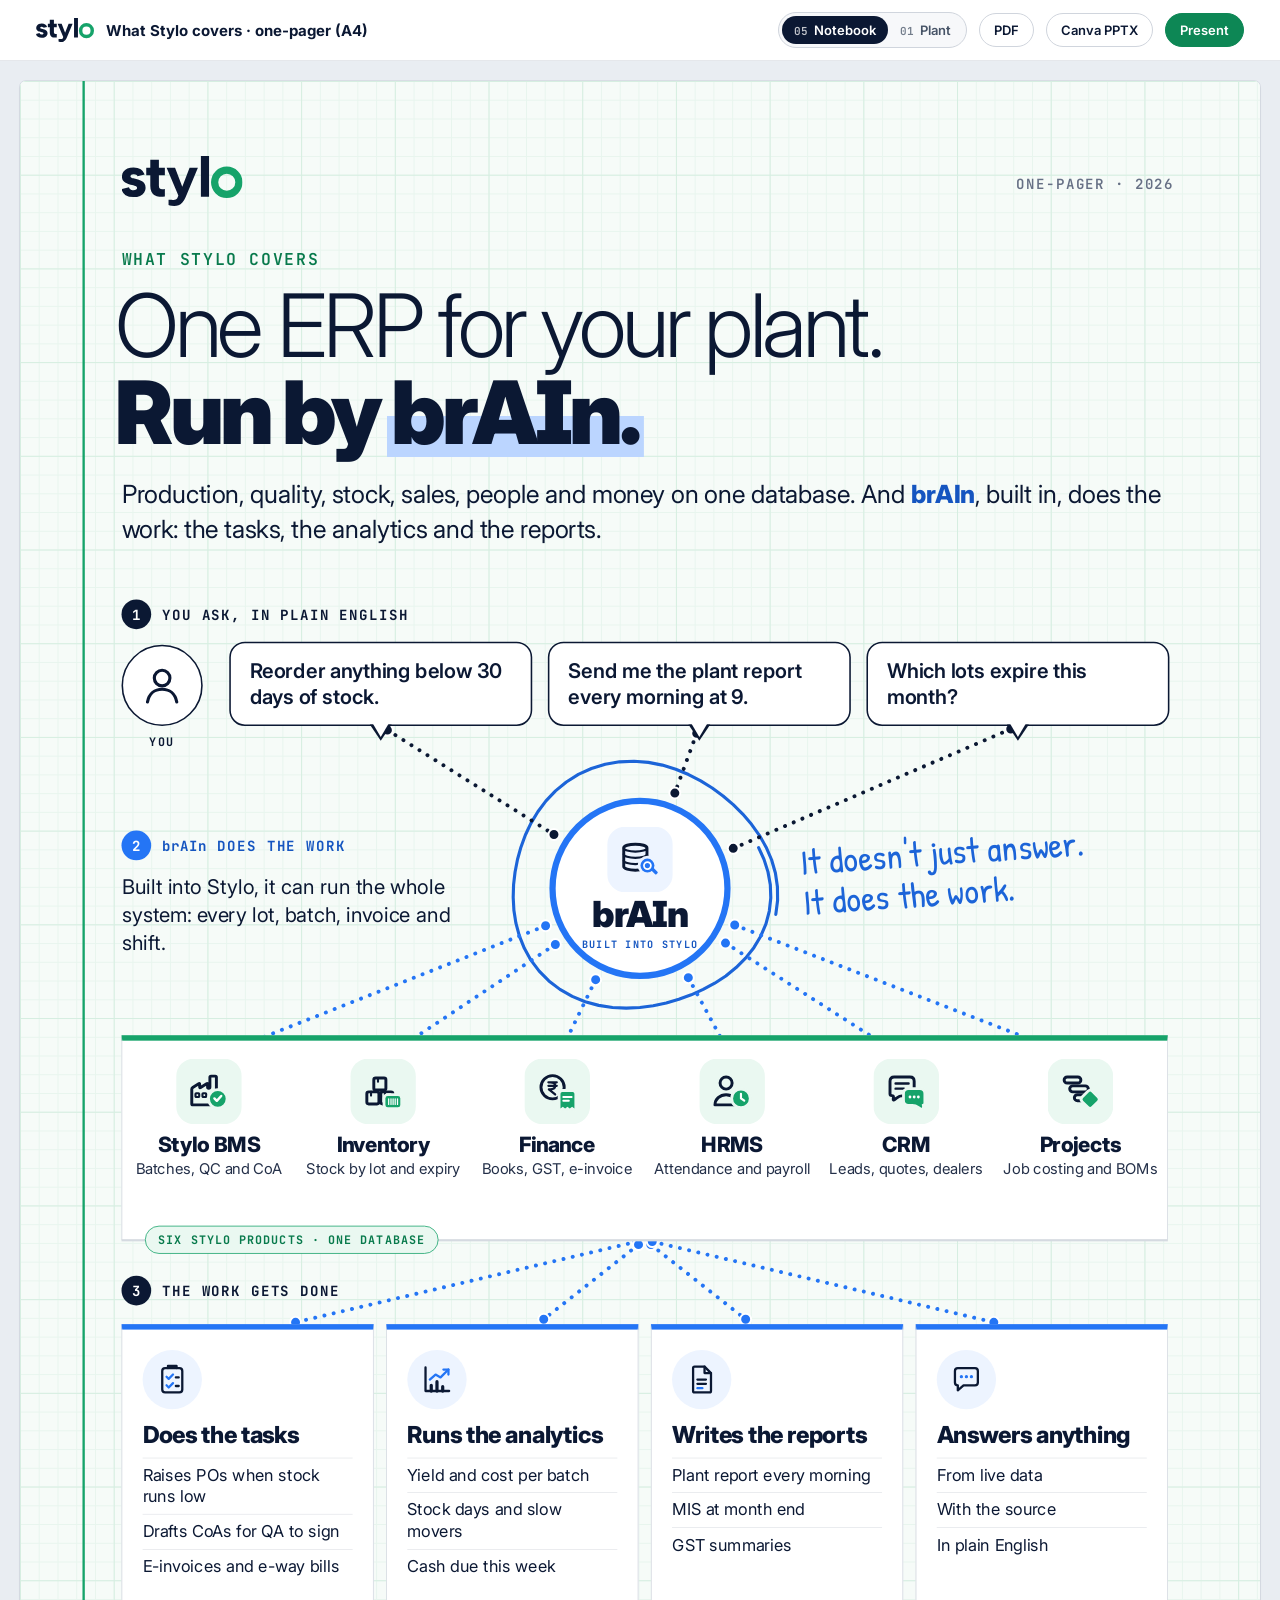
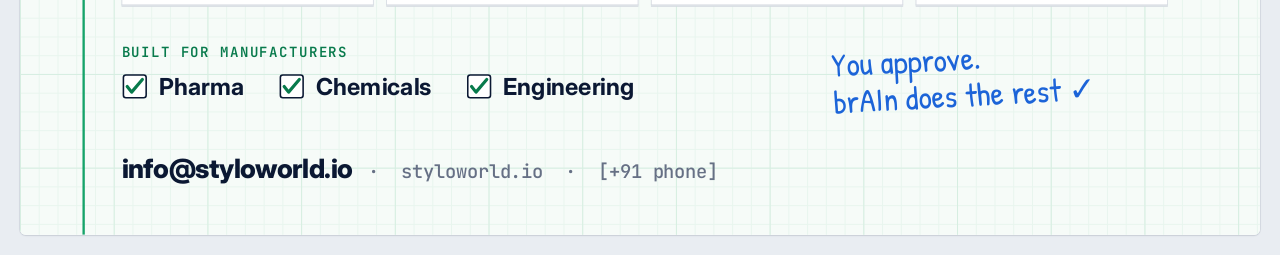
<file: one-pager/index.html>
<!doctype html>
<html lang="en"><head><meta charset="utf-8">
<meta name="viewport" content="width=device-width, initial-scale=1">
<meta name="robots" content="noindex, nofollow">
<title>What Stylo covers · one-pager (A4)</title>
<link rel="stylesheet" href="../nb.css">
<script>try{var q=new URLSearchParams(location.search),s=q.get("style")||(q.has("raw")?null:localStorage.getItem("styloStyle"));if(s==="01")document.documentElement.classList.add("s01");}catch(e){}</script>
<link rel="stylesheet" href="../iso.css">
<link rel="stylesheet" href="story.css">
<style>
  .a4 .logo { left: 130px; top: 96px; height: 64px; }
  .bub { font-size: 26px; width: 388px; height: 108px; }
  .hub .nm { font-size: 46px; margin-top: 4px; }
  .hub .tg { font-size: 13px; }
  .mod { width: 212px; top: 1252px; }
  .mod img { width: 84px; height: 84px; }
  .mod h3 { font-size: 27px; margin-top: 12px; }
  .mod p { font-size: 19px; }
  .pill { font-size: 15px; }
  .out.col { top: 1592px; width: 323px; height: 360px; }
  .out .ic { width: 76px; height: 76px; }
  .out h3 { font-size: 30px; margin-top: 16px; }
  .out ul { margin-top: 12px; }
  .out li { font-size: 21px; padding: 8px 0; }
  .chk-row { font-size: 30px; }
</style></head>
<body data-pdf="../downloads/Stylo-What-Stylo-Covers-A4.pdf" data-pptx="../downloads/Stylo-What-Stylo-Covers-A4-Canva.pptx" data-pdf01="../downloads/Stylo-What-Stylo-Covers-A4-Plant.pdf" data-pptx01="../downloads/Stylo-What-Stylo-Covers-A4-Plant-Canva.pptx">
<section class="slide a4">
  <div class="margin"></div>
  <svg class="links" width="1588" height="2246" viewBox="0 0 1588 2246" style="position:absolute; left:0; top:0;"
    data-links="b1@.5,1 > hub@c > navy | b2@.5,1 > hub@c > navy | b3@.5,1 > hub@c > navy |
                hub@c > m1@.5,0 | hub@c > m2@.5,0 | hub@c > m3@.5,0 | hub@c > m4@.5,0 | hub@c > m5@.5,0 | hub@c > m6@.5,0 |
                rail@.5,1 > o1@.66,0 | rail@.5,1 > o2@.6,0 | rail@.5,1 > o3@.4,0 | rail@.5,1 > o4@.34,0"></svg>
  <svg class="iso-only scene" data-scene="mini" data-at="1322,318,19" width="1588" height="2246" viewBox="0 0 1588 2246" style="position:absolute; left:0; top:0;"></svg>

  <!-- header -->
  <img class="logo" src="../assets/brand/stylo-colour.svg" alt="Stylo">
  <div class="abs label" style="right:110px; top:120px; color:var(--slate); font-size:18px;">One-pager · 2026</div>
  <div class="kick" style="left:130px; top:214px; font-size:21px;">What Stylo covers</div>
  <div class="h" style="left:122px; top:256px; font-size:112px;"><span class="l">One ERP for your plant.</span><br><span class="b">Run by <span class="hl blue">brAIn.</span></span></div>
  <p class="abs" style="left:130px; top:508px; width:1340px; font-size:32px; line-height:1.38; letter-spacing:-0.01em;">Production, quality, stock, sales, people and money on one database. And <b style="color:var(--blue-deep);">brAIn</b>, built in, does the work: the tasks, the analytics and the reports.</p>

  <!-- 1 · you ask -->
  <div class="step" style="left:130px; top:664px;"><span class="sn">1</span>You ask, in plain English</div>
  <div class="you" style="left:130px; top:722px; width:104px; height:104px;"><svg width="60" height="60" viewBox="0 0 48 48" fill="none" stroke="#0B1833" stroke-width="3.2" stroke-linecap="round" stroke-linejoin="round"><circle cx="24" cy="16.5" r="8"/><path d="M9 41c1.6-8.6 7.6-13 15-13s13.4 4.4 15 13"/></svg></div>
  <div class="you-l" style="left:130px; top:836px; width:104px;">You</div>
  <div class="bub down" id="b1" style="left:268px; top:718px;">Reorder anything below 30 days of stock.</div>
  <div class="bub down" id="b2" style="left:676px; top:718px;">Send me the plant report every morning at 9.</div>
  <div class="bub down" id="b3" style="left:1084px; top:718px;">Which lots expire this month?</div>

  <!-- 2 · brAIn does the work -->
  <div class="hub" id="hub" data-loop="46" style="left:678px; top:918px; width:232px; height:232px;"><img src="../assets/icons/stylo-brain.svg" alt="" style="width:84px; height:84px;"><div class="nm">brAIn</div><div class="tg">Built into Stylo</div></div>
  <div class="step bl" style="left:130px; top:960px;"><span class="sn">2</span><span class="bn">brAIn</span>does the work</div>
  <p class="abs" style="left:130px; top:1014px; width:450px; font-size:26px; line-height:1.38;">Built into Stylo, it can run the whole system: every lot, batch, invoice and shift.</p>
  <div class="hand bl abs" data-rot="-4" data-iso="left:1010px; top:984px;" style="left:1000px; top:962px; --fs:46px; transform:rotate(-4deg);">It doesn't just answer.<br>It does the work.</div>

  <!-- six Stylo products -->
  <div class="rail" id="rail" style="left:130px; top:1222px; width:1340px; height:262px;"></div>
  <div class="mod" style="left:136px;"><img id="m1" src="../assets/icons/stylo-bms.svg" alt=""><h3>Stylo BMS</h3><p>Batches, QC and CoA</p></div>
  <div class="mod" style="left:359px;"><img id="m2" src="../assets/icons/stylo-inventory.svg" alt=""><h3>Inventory</h3><p>Stock by lot and expiry</p></div>
  <div class="mod" style="left:582px;"><img id="m3" src="../assets/icons/stylo-finance.svg" alt=""><h3>Finance</h3><p>Books, GST, e-invoice</p></div>
  <div class="mod" style="left:806px;"><img id="m4" src="../assets/icons/stylo-hrms.svg" alt=""><h3>HRMS</h3><p>Attendance and payroll</p></div>
  <div class="mod" style="left:1029px;"><img id="m5" src="../assets/icons/stylo-crm.svg" alt=""><h3>CRM</h3><p>Leads, quotes, dealers</p></div>
  <div class="mod" style="left:1252px;"><img id="m6" src="../assets/icons/stylo-projects.svg" alt=""><h3>Projects</h3><p>Job costing and BOMs</p></div>
  <div class="pill g" style="left:160px; top:1466px;">Six Stylo products · one database</div>

  <!-- 3 · the work gets done -->
  <div class="step" style="left:130px; top:1530px;"><span class="sn">3</span>The work gets done</div>
  <div class="out col" id="o1" style="left:130px;">
    <div class="ic"><svg width="44" height="44" viewBox="0 0 48 48" fill="none" stroke-width="3.2" stroke-linecap="round" stroke-linejoin="round"><rect x="10" y="8" width="28" height="34" rx="4" stroke="#0B1833"/><path d="M18 8V5h12v3" stroke="#0B1833"/><path d="M16 20l3 3 6-6M16 32l3 3 6-6" stroke="#2475F5"/><path d="M29 21h4M29 33h4" stroke="#0B1833"/></svg></div>
    <h3>Does the tasks</h3>
    <ul><li>Raises POs when stock runs low</li><li>Drafts CoAs for QA to sign</li><li>E-invoices and e-way bills</li></ul>
  </div>
  <div class="out col" id="o2" style="left:469px;">
    <div class="ic"><svg width="44" height="44" viewBox="0 0 48 48" fill="none" stroke-width="3.2" stroke-linecap="round" stroke-linejoin="round"><path d="M8 7v33h33" stroke="#0B1833"/><path d="M16 40v-8M24 40v-13M32 40v-6" stroke="#0B1833" stroke-width="4.5"/><path d="M14 24l8-7 7 4 11-11" stroke="#2475F5"/><path d="M33 10h7v7" stroke="#2475F5"/></svg></div>
    <h3>Runs the analytics</h3>
    <ul><li>Yield and cost per batch</li><li>Stock days and slow movers</li><li>Cash due this week</li></ul>
  </div>
  <div class="out col" id="o3" style="left:808px;">
    <div class="ic"><svg width="44" height="44" viewBox="0 0 48 48" fill="none" stroke-width="3.2" stroke-linecap="round" stroke-linejoin="round"><path d="M14 6h14l9 9v25a2 2 0 0 1-2 2H14a2 2 0 0 1-2-2V8a2 2 0 0 1 2-2z" stroke="#0B1833"/><path d="M28 6v9h9" stroke="#0B1833"/><path d="M18 24h12M18 30h12" stroke="#0B1833"/><path d="M18 36h7" stroke="#2475F5"/></svg></div>
    <h3>Writes the reports</h3>
    <ul><li>Plant report every morning</li><li>MIS at month end</li><li>GST summaries</li></ul>
  </div>
  <div class="out col" id="o4" style="left:1147px;">
    <div class="ic"><svg width="44" height="44" viewBox="0 0 48 48" fill="none" stroke-width="3.2" stroke-linecap="round" stroke-linejoin="round"><path d="M8 12a4 4 0 0 1 4-4h24a4 4 0 0 1 4 4v16a4 4 0 0 1-4 4H20l-8 7v-7a4 4 0 0 1-4-4z" stroke="#0B1833"/><path d="M17 20h.01M24 20h.01M31 20h.01" stroke="#2475F5" stroke-width="4.6"/></svg></div>
    <h3>Answers anything</h3>
    <ul><li>From live data</li><li>With the source</li><li>In plain English</li></ul>
  </div>

  <!-- footer -->
  <div class="abs label" style="left:130px; top:2000px; color:var(--green-deep); font-size:18px;">Built for manufacturers</div>
  <div class="abs chk-row" style="left:130px; top:2038px;">
    <div><svg data-flat width="34" height="34" viewBox="0 0 42 42"><rect x="3" y="3" width="36" height="36" rx="4" fill="#fff" stroke="#0B1833" stroke-width="2.5"/><path d="M9 21 l7 9 l17 -20" fill="none" stroke="#087A4C" stroke-width="5" stroke-linecap="round" stroke-linejoin="round"/></svg>Pharma</div>
    <div><svg data-flat width="34" height="34" viewBox="0 0 42 42"><rect x="3" y="3" width="36" height="36" rx="4" fill="#fff" stroke="#0B1833" stroke-width="2.5"/><path d="M9 21 l7 9 l17 -20" fill="none" stroke="#087A4C" stroke-width="5" stroke-linecap="round" stroke-linejoin="round"/></svg>Chemicals</div>
    <div><svg data-flat width="34" height="34" viewBox="0 0 42 42"><rect x="3" y="3" width="36" height="36" rx="4" fill="#fff" stroke="#0B1833" stroke-width="2.5"/><path d="M9 21 l7 9 l17 -20" fill="none" stroke="#087A4C" stroke-width="5" stroke-linecap="round" stroke-linejoin="round"/></svg>Engineering</div>
  </div>
  <div class="hand bl abs" data-rot="-3" data-iso="left:1050px; top:2030px;" style="left:1040px; top:1996px; --fs:42px; transform:rotate(-3deg);">You approve.<br>brAIn does the rest ✓</div>
  <div class="abs" style="left:130px; top:2140px; font-size:34px; font-weight:800; letter-spacing:-0.02em;">info@styloworld.io <span class="mono" style="font-size:24px; font-weight:500; color:var(--slate); letter-spacing:0;">&nbsp;·&nbsp; styloworld.io &nbsp;·&nbsp; [+91 phone]</span></div>
</section>
<script src="../iso.js"></script>
<script src="../scenes.js"></script>
<script src="story.js"></script>
<script src="../deck.js"></script>
</body></html>
</file>
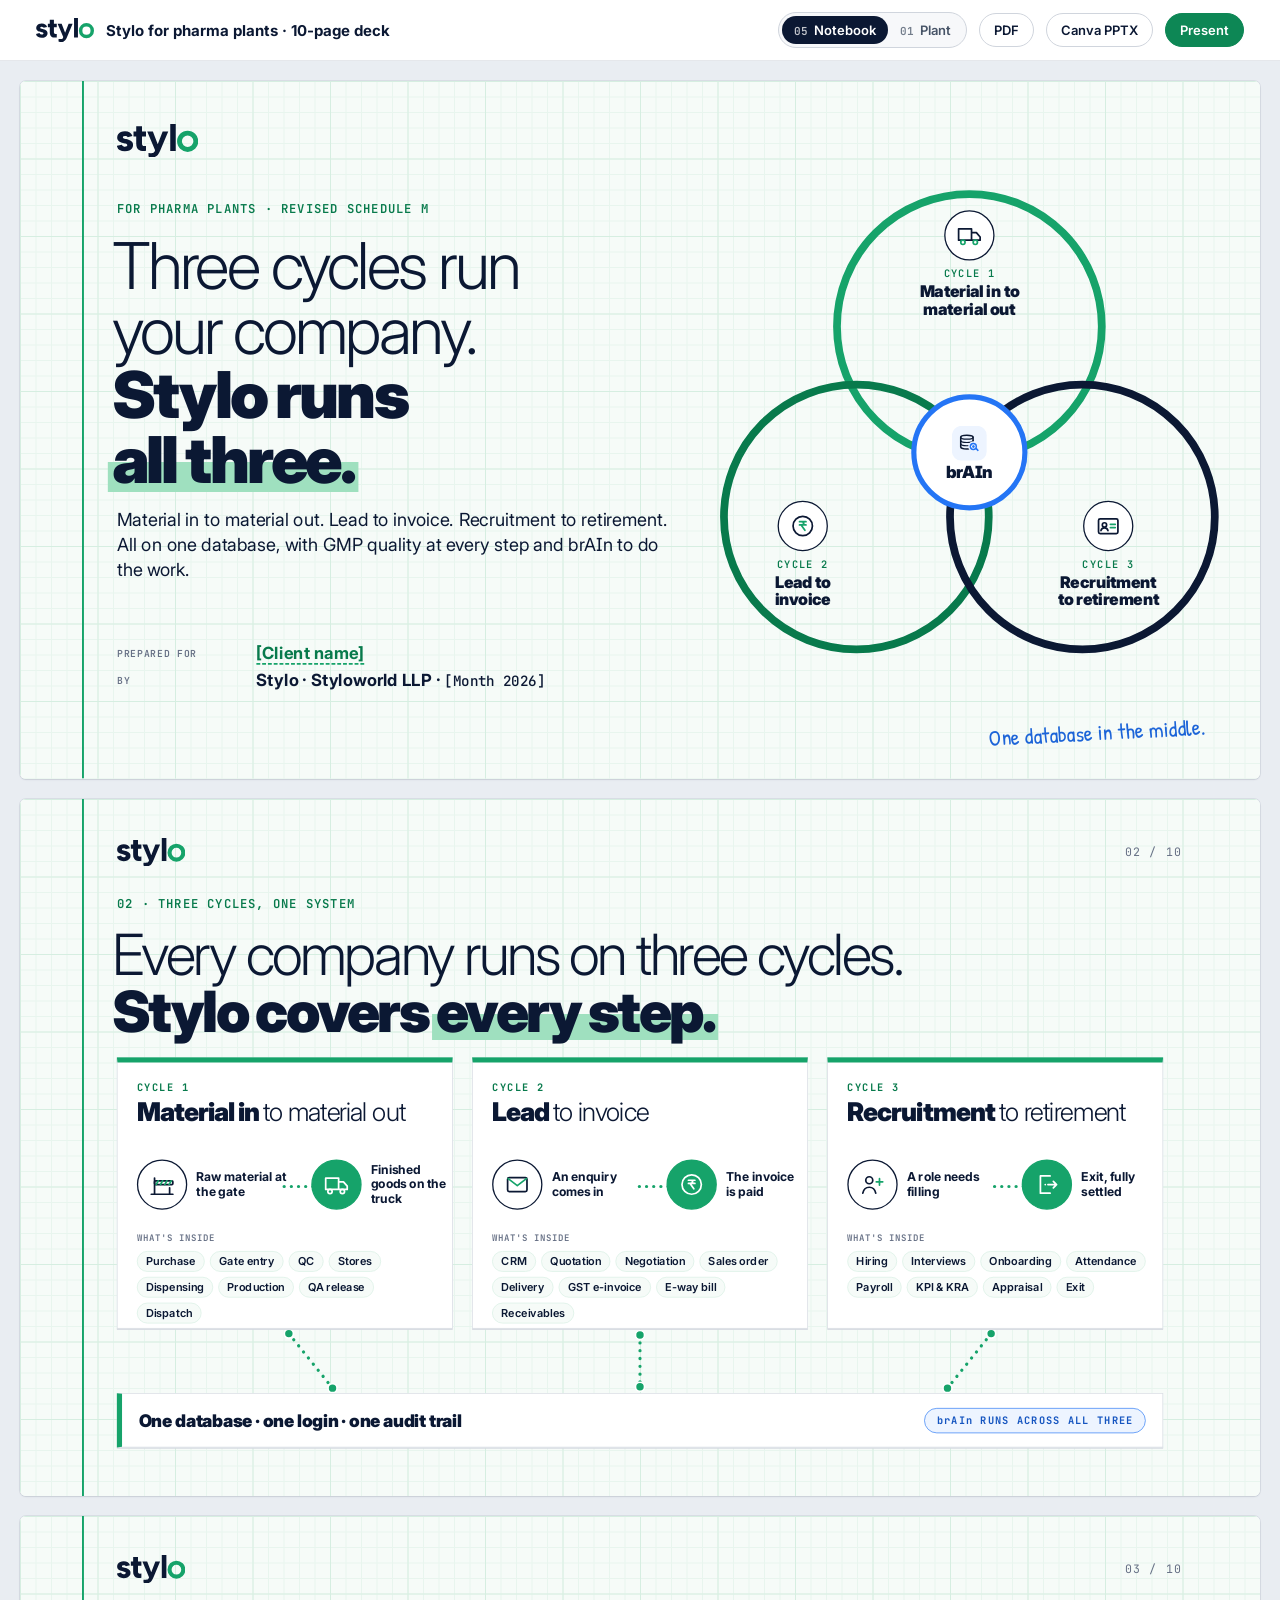
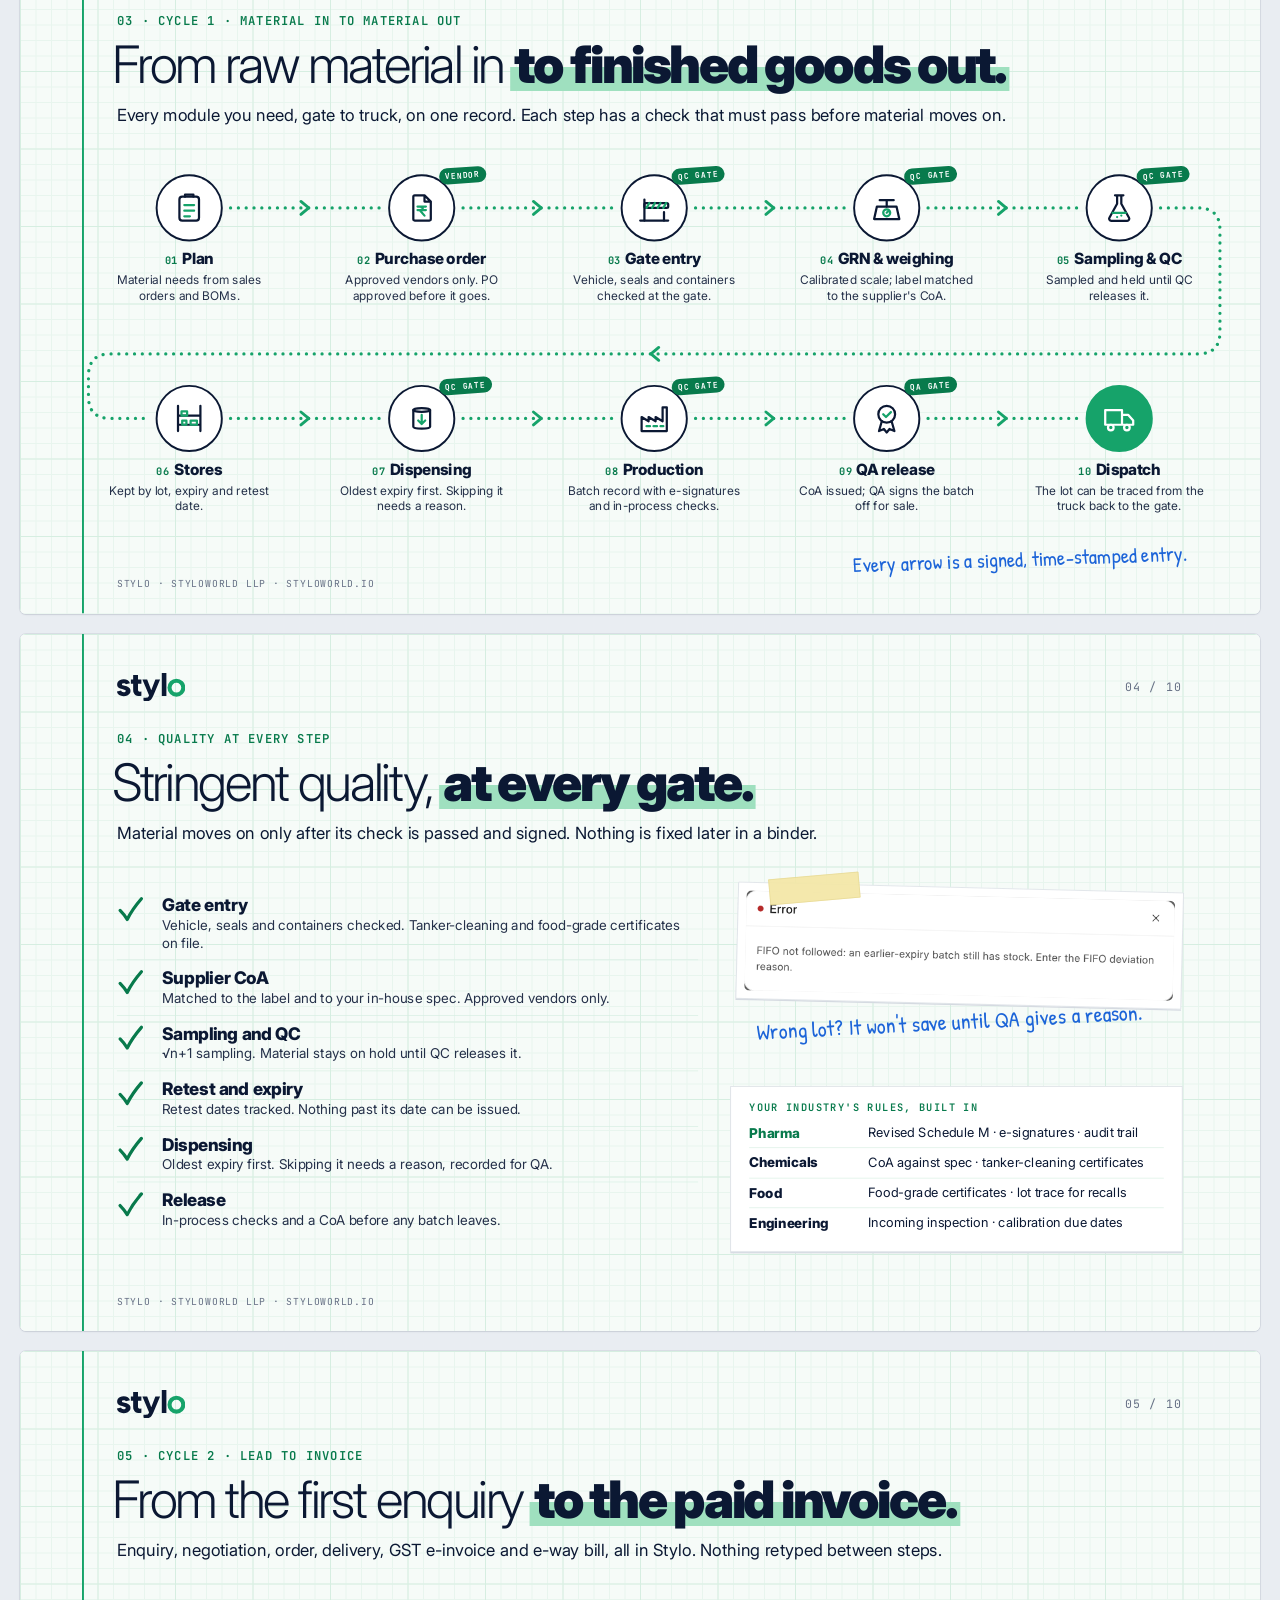
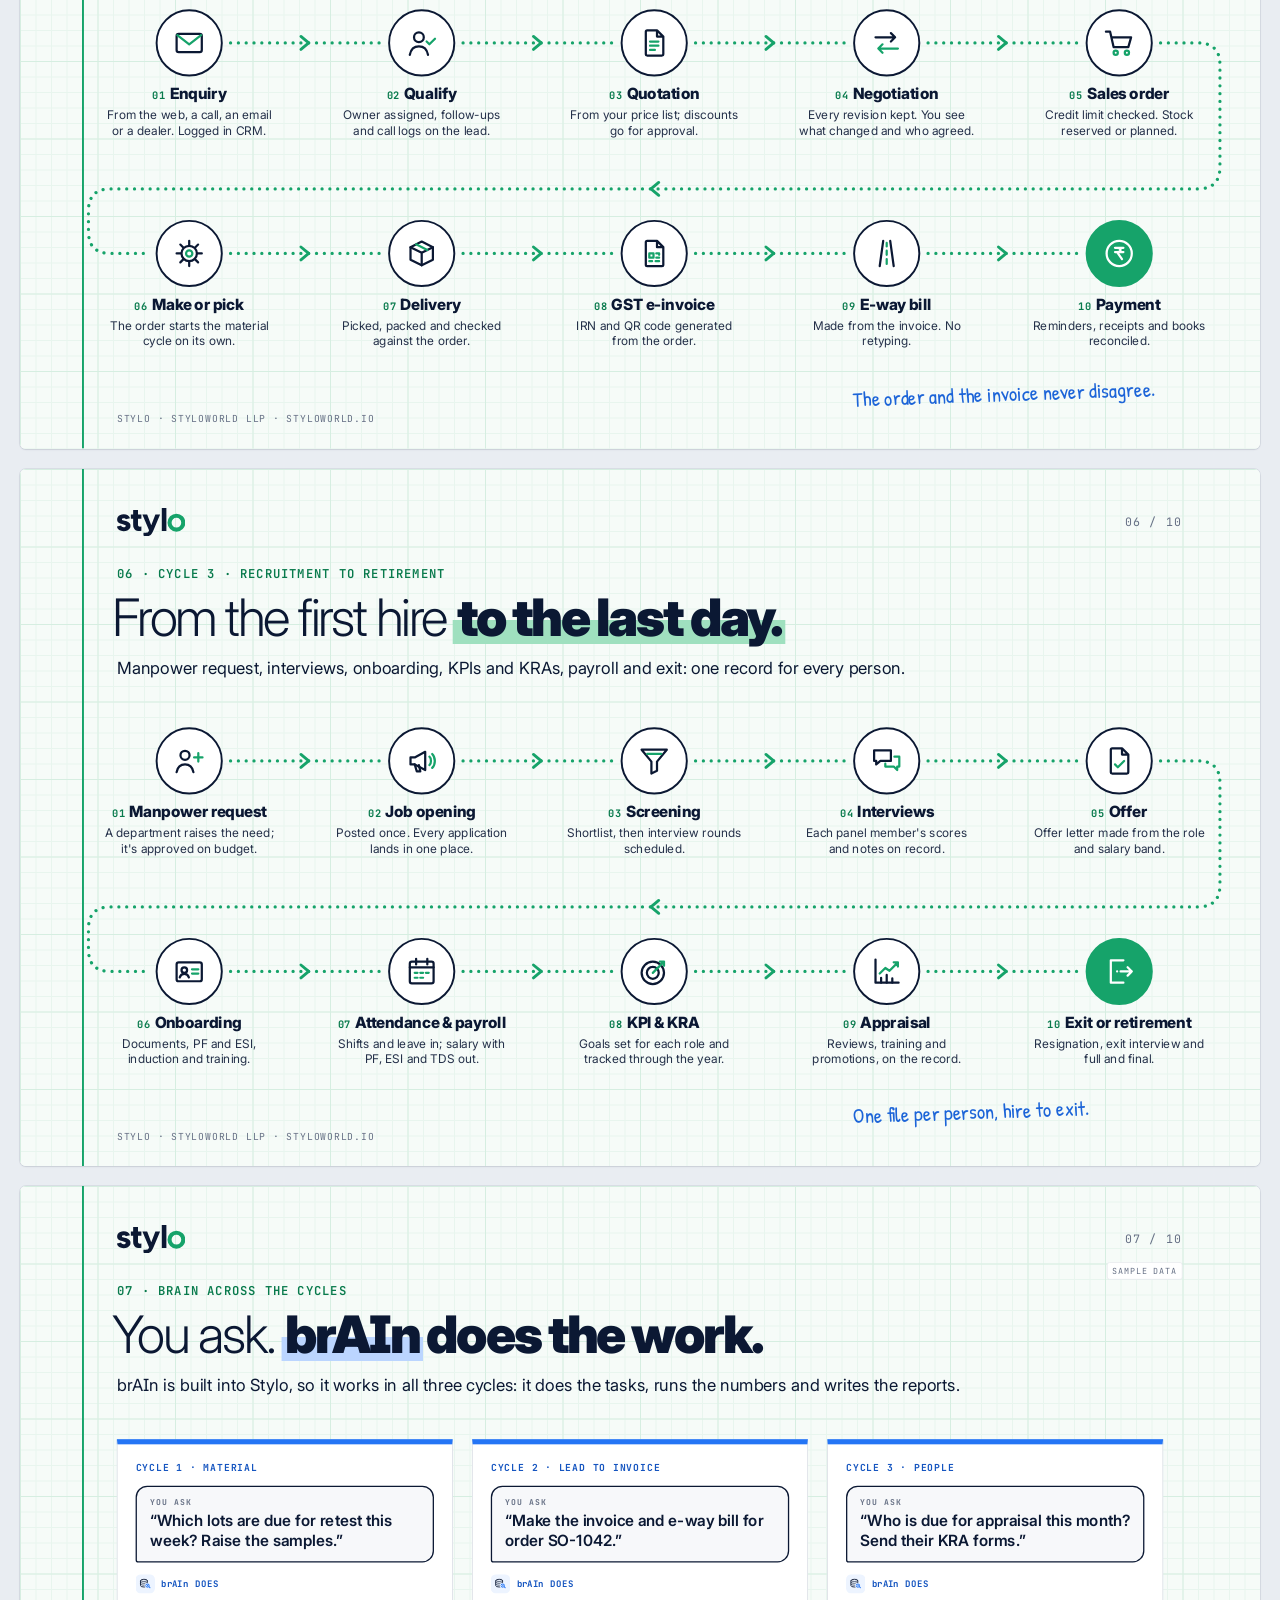
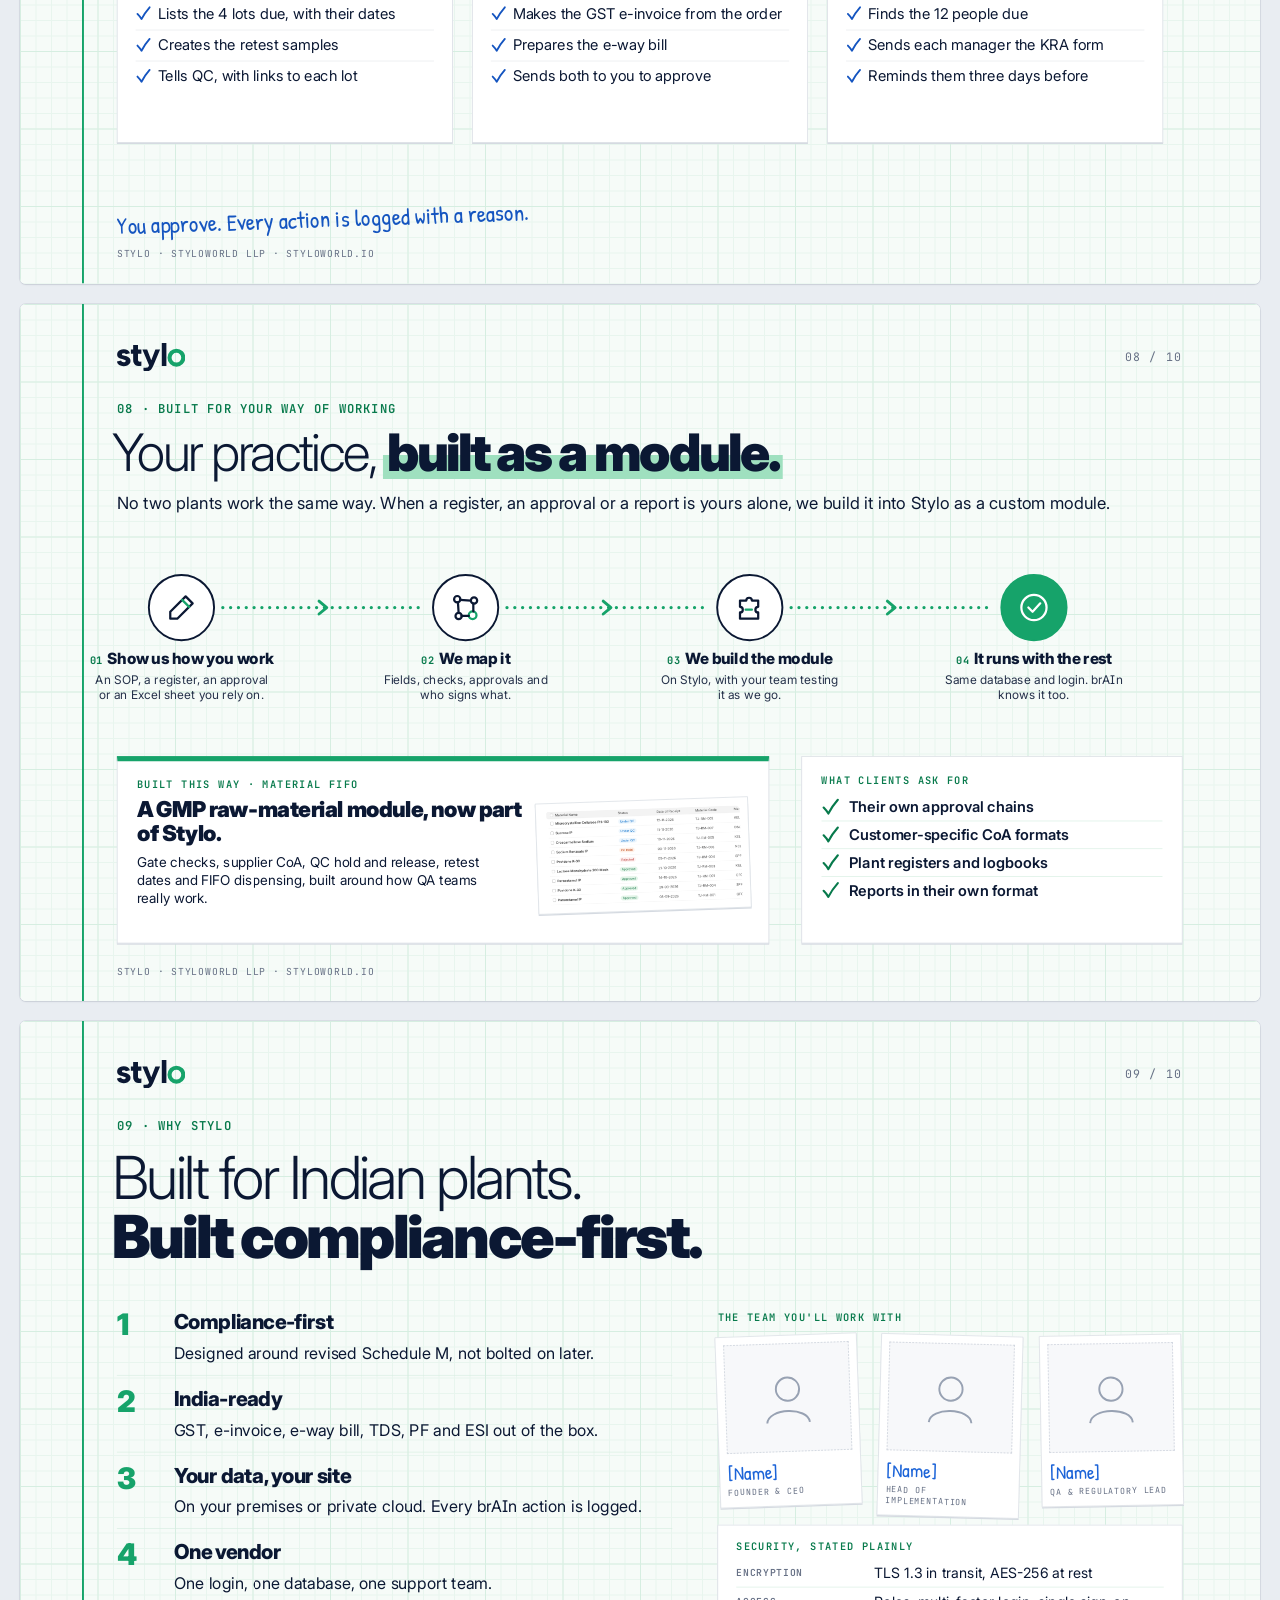
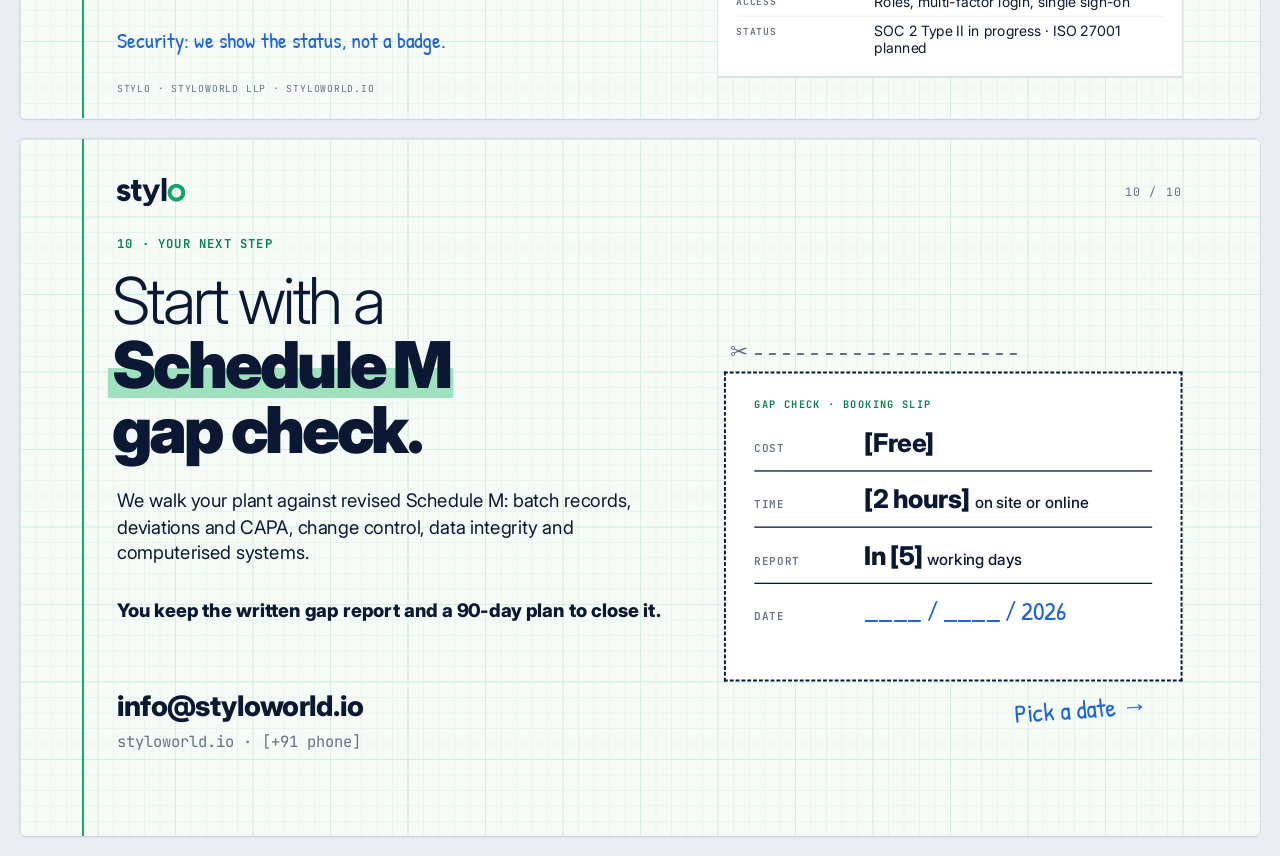
<file: pharma/index.html>
<!doctype html>
<html lang="en"><head><meta charset="utf-8">
<meta name="viewport" content="width=device-width, initial-scale=1">
<meta name="robots" content="noindex, nofollow">
<title>Stylo for pharma plants · 10-page deck</title>
<link rel="stylesheet" href="../nb.css">
<script>try{var q=new URLSearchParams(location.search),s=q.get("style")||(q.has("raw")?null:localStorage.getItem("styloStyle"));if(s==="01")document.documentElement.classList.add("s01");}catch(e){}</script>
<link rel="stylesheet" href="../iso.css">
<link rel="stylesheet" href="../pages.css">
<link rel="stylesheet" href="../cycles.css"></head>
<body data-pdf="../downloads/Stylo-Pharma-Deck.pdf" data-pptx="../downloads/Stylo-Pharma-Deck-Canva.pptx" data-pdf01="../downloads/Stylo-Pharma-Deck-Plant.pdf" data-pptx01="../downloads/Stylo-Pharma-Deck-Plant-Canva.pptx">
<!-- ================= 01 · TITLE ================= -->
<section class="slide">
  <div class="margin"></div>
  <img class="logo" src="../assets/brand/stylo-colour.svg" alt="Stylo" style="height:52px; top:66px;">
  <div class="kick" style="top:186px;">For pharma plants · Revised Schedule M</div>
  <div class="h" style="top:236px; font-size:100px;"><span class="l">Three cycles run<br>your company.</span><br><span class="b">Stylo runs<br><span class="hl">all three.</span></span></div>
  <p class="abs" style="left:150px; top:660px; width:860px; font-size:28px; line-height:1.4;">Material in to material out. Lead to invoice. Recruitment to retirement. All on one database, with GMP quality at every step and <span class="bn">brAIn</span> to do the work.</p>
  <svg class="abs" data-flat style="left:1080px; top:130px;" width="780" height="820" viewBox="0 0 780 820">
    <circle cx="390" cy="250" r="205" fill="none" stroke="#16A36A" stroke-width="12"/>
    <circle cx="215" cy="545" r="205" fill="none" stroke="#087A4C" stroke-width="12"/>
    <circle cx="565" cy="545" r="205" fill="none" stroke="#0B1833" stroke-width="12"/>
    <circle cx="390" cy="445" r="86" fill="#fff" stroke="#2475F5" stroke-width="8"/>
  </svg>
  <div class="abs" style="left:1370px; top:200px; width:200px; text-align:center;"><div class="se" style="position:static; justify-content:center;"><div class="ci"><i data-ic="truck"></i></div></div><div class="label" style="color:var(--green-deep); margin-top:10px;">Cycle 1</div><div style="font-size:25px; font-weight:900; letter-spacing:-0.02em; line-height:1.08; margin-top:4px;">Material in to<br>material out</div></div>
  <div class="abs" style="left:1112px; top:650px; width:200px; text-align:center;"><div class="se" style="position:static; justify-content:center;"><div class="ci"><i data-ic="rupee"></i></div></div><div class="label" style="color:var(--green-deep); margin-top:10px;">Cycle 2</div><div style="font-size:25px; font-weight:900; letter-spacing:-0.02em; line-height:1.08; margin-top:4px;">Lead to<br>invoice</div></div>
  <div class="abs" style="left:1585px; top:650px; width:200px; text-align:center;"><div class="se" style="position:static; justify-content:center;"><div class="ci"><i data-ic="idcard"></i></div></div><div class="label" style="color:var(--green-deep); margin-top:10px;">Cycle 3</div><div style="font-size:25px; font-weight:900; letter-spacing:-0.02em; line-height:1.08; margin-top:4px;">Recruitment<br>to retirement</div></div>
  <div class="abs" style="left:1410px; top:534px; width:120px; text-align:center;"><img src="../assets/icons/stylo-brain.svg" alt="" style="width:54px; height:54px;"><div class="bn" style="font-weight:900; font-size:26px; letter-spacing:-0.02em; line-height:1;"><span class="bn">brAIn</span></div></div>
  <div class="hand abs" data-rot="-3" style="left:1500px; top:990px; --fs:34px; transform:rotate(-3deg);">One database in the middle.</div>
  <div class="abs" style="left:150px; top:870px; display:grid; grid-template-columns:200px 1fr; gap:10px 16px; font-size:26px;">
    <div class="label" style="font-size:15px; color:var(--slate); padding-top:7px;">Prepared for</div><div><span class="slot" style="font-weight:700;">[Client name]</span></div>
    <div class="label" style="font-size:15px; color:var(--slate); padding-top:7px;">By</div><div style="font-weight:700;">Stylo · Styloworld LLP · <span class="mono" style="font-size:22px; font-weight:500;">[Month 2026]</span></div>
  </div>
</section>

<!-- ================= 02 · THREE CYCLES ================= -->
<section class="slide">
  <div class="margin"></div>
  <img class="logo" src="../assets/brand/stylo-colour.svg" alt="Stylo"><div class="pg">02 / 10</div>
  <div class="kick">02 · Three cycles, one system</div>
  <div class="h" style="top:196px; font-size:88px;"><span class="l">Every company runs on three cycles.</span><br><span class="b">Stylo covers <span class="hl">every step.</span></span></div>
  <svg class="links" width="1920" height="1080" viewBox="0 0 1920 1080" style="position:absolute; left:0; top:0;" data-links="k1@.5,1 > rl@.21,0 > green | k2@.5,1 > rl@.5,0 > green | k3@.5,1 > rl@.79,0 > green"></svg>
  <div class="cyc" id="k1" style="left:150px;"><div class="no">Cycle 1</div><h3>Material in <span class="l">to material out</span></h3><div class="se" style="left:30px; top:150px;"><div class="ci"><i data-ic="gate"></i></div><div class="lb">Raw material at the gate</div></div><svg class="abs" data-flat style="left:254px; top:186px;" width="60" height="12"><path d="M4 6h50" stroke="#16A36A" stroke-width="5" stroke-linecap="round" stroke-dasharray="0.1 11"/></svg><div class="se" style="left:300px; top:150px;"><div class="ci on"><i data-ic="truck"></i></div><div class="lb" style="width:120px;">Finished goods on the truck</div></div><div class="label" style="position:absolute; left:30px; top:262px; color:var(--slate); font-size:14px;">What's inside</div><div class="chips" style="top:292px;"><span>Purchase</span><span>Gate entry</span><span>QC</span><span>Stores</span><span>Dispensing</span><span>Production</span><span>QA release</span><span>Dispatch</span></div></div>
  <div class="cyc" id="k2" style="left:700px;"><div class="no">Cycle 2</div><h3>Lead <span class="l">to invoice</span></h3><div class="se" style="left:30px; top:150px;"><div class="ci"><i data-ic="mail"></i></div><div class="lb">An enquiry comes in</div></div><svg class="abs" data-flat style="left:254px; top:186px;" width="60" height="12"><path d="M4 6h50" stroke="#16A36A" stroke-width="5" stroke-linecap="round" stroke-dasharray="0.1 11"/></svg><div class="se" style="left:300px; top:150px;"><div class="ci on"><i data-ic="rupee"></i></div><div class="lb" style="width:120px;">The invoice is paid</div></div><div class="label" style="position:absolute; left:30px; top:262px; color:var(--slate); font-size:14px;">What's inside</div><div class="chips" style="top:292px;"><span>CRM</span><span>Quotation</span><span>Negotiation</span><span>Sales order</span><span>Delivery</span><span>GST e-invoice</span><span>E-way bill</span><span>Receivables</span></div></div>
  <div class="cyc" id="k3" style="left:1250px;"><div class="no">Cycle 3</div><h3>Recruitment <span class="l">to retirement</span></h3><div class="se" style="left:30px; top:150px;"><div class="ci"><i data-ic="hire"></i></div><div class="lb">A role needs filling</div></div><svg class="abs" data-flat style="left:254px; top:186px;" width="60" height="12"><path d="M4 6h50" stroke="#16A36A" stroke-width="5" stroke-linecap="round" stroke-dasharray="0.1 11"/></svg><div class="se" style="left:300px; top:150px;"><div class="ci on"><i data-ic="exit"></i></div><div class="lb" style="width:120px;">Exit, fully settled</div></div><div class="label" style="position:absolute; left:30px; top:262px; color:var(--slate); font-size:14px;">What's inside</div><div class="chips" style="top:292px;"><span>Hiring</span><span>Interviews</span><span>Onboarding</span><span>Attendance</span><span>Payroll</span><span>KPI & KRA</span><span>Appraisal</span><span>Exit</span></div></div>
  <div class="rail2" id="rl" style="left:150px; top:920px; width:1620px; height:84px;"><span style="font-size:27px; font-weight:900; letter-spacing:-0.02em;">One database · one login · one audit trail</span><span style="flex:1;"></span><span class="pill2 b"><span class="bn" style="text-transform:none;"><span class="bn">brAIn</span></span> runs across all three</span></div>
</section>

<!-- ================= 03 · CYCLE 1 · MATERIAL IN TO MATERIAL OUT ================= -->
<section class="slide">
  <div class="margin"></div>
  <img class="logo" src="../assets/brand/stylo-colour.svg" alt="Stylo"><div class="pg">03 / 10</div>
  <div class="kick">03 · Cycle 1 · Material in to material out</div>
  <div class="h" style="top:190px; font-size:80px;"><span class="l">From raw material in</span> <span class="b"><span class="hl">to finished goods out.</span></span></div>
  <p class="abs" style="left:150px; top:290px; width:1500px; font-size:26px; line-height:1.35;">Every module you need, gate to truck, on one record. Each step has a check that must pass before material moves on.</p>
  <svg class="track" data-flow="c1" data-col="#16A36A" data-mid="678" width="1920" height="1080" viewBox="0 0 1920 1080" style="position:absolute; left:0; top:0;"></svg>
  <div class="nd" data-flow="c1" style="left:112px; top:400px;"><div class="ci"><i data-ic="plan"></i></div><div class="t"><span class="no">01</span>Plan</div><div class="d">Material needs from sales orders and BOMs.</div></div>
  <div class="nd" data-flow="c1" style="left:472px; top:400px;"><div class="ci"><i data-ic="po"></i><span class="qc">Vendor</span></div><div class="t"><span class="no">02</span>Purchase order</div><div class="d">Approved vendors only. PO approved before it goes.</div></div>
  <div class="nd" data-flow="c1" style="left:832px; top:400px;"><div class="ci"><i data-ic="gate"></i><span class="qc">QC gate</span></div><div class="t"><span class="no">03</span>Gate entry</div><div class="d">Vehicle, seals and containers checked at the gate.</div></div>
  <div class="nd" data-flow="c1" style="left:1192px; top:400px;"><div class="ci"><i data-ic="scale"></i><span class="qc">QC gate</span></div><div class="t"><span class="no">04</span>GRN & weighing</div><div class="d">Calibrated scale; label matched to the supplier's CoA.</div></div>
  <div class="nd" data-flow="c1" style="left:1552px; top:400px;"><div class="ci"><i data-ic="flask"></i><span class="qc">QC gate</span></div><div class="t"><span class="no">05</span>Sampling & QC</div><div class="d">Sampled and held until QC releases it.</div></div>
  <div class="nd" data-flow="c1" style="left:112px; top:726px;"><div class="ci"><i data-ic="shelves"></i></div><div class="t"><span class="no">06</span>Stores</div><div class="d">Kept by lot, expiry and retest date.</div></div>
  <div class="nd" data-flow="c1" style="left:472px; top:726px;"><div class="ci"><i data-ic="dispense"></i><span class="qc">QC gate</span></div><div class="t"><span class="no">07</span>Dispensing</div><div class="d">Oldest expiry first. Skipping it needs a reason.</div></div>
  <div class="nd" data-flow="c1" style="left:832px; top:726px;"><div class="ci"><i data-ic="factory"></i><span class="qc">QC gate</span></div><div class="t"><span class="no">08</span>Production</div><div class="d">Batch record with e-signatures and in-process checks.</div></div>
  <div class="nd" data-flow="c1" style="left:1192px; top:726px;"><div class="ci"><i data-ic="release"></i><span class="qc">QA gate</span></div><div class="t"><span class="no">09</span>QA release</div><div class="d">CoA issued; QA signs the batch off for sale.</div></div>
  <div class="nd end" data-flow="c1" style="left:1552px; top:726px;"><div class="ci"><i data-ic="truck"></i></div><div class="t"><span class="no">10</span>Dispatch</div><div class="d">The lot can be traced from the truck back to the gate.</div></div>
  <div class="hand abs" data-rot="-2" style="left:1290px; top:978px; --fs:32px; transform:rotate(-2deg);">Every arrow is a signed, time-stamped entry.</div>
  <div class="foot">Stylo · Styloworld LLP · styloworld.io</div>
</section>

<!-- ================= 04 · QUALITY ================= -->
<section class="slide">
  <div class="margin"></div>
  <img class="logo" src="../assets/brand/stylo-colour.svg" alt="Stylo"><div class="pg">04 / 10</div>
  <div class="kick">04 · Quality at every step</div>
  <div class="h" style="top:190px; font-size:80px;"><span class="l">Stringent quality,</span> <span class="b"><span class="hl">at every gate.</span></span></div>
  <p class="abs" style="left:150px; top:290px; width:1560px; font-size:26px; line-height:1.35;">Material moves on only after its check is passed and signed. Nothing is fixed later in a binder.</p>
  <div class="gates"><div class="g"><svg data-mark="y"></svg><h3>Gate entry</h3><p>Vehicle, seals and containers checked. Tanker-cleaning and food-grade certificates on file.</p></div><div class="g"><svg data-mark="y"></svg><h3>Supplier CoA</h3><p>Matched to the label and to your in-house spec. Approved vendors only.</p></div><div class="g"><svg data-mark="y"></svg><h3>Sampling and QC</h3><p>√n+1 sampling. Material stays on hold until QC releases it.</p></div><div class="g"><svg data-mark="y"></svg><h3>Retest and expiry</h3><p>Retest dates tracked. Nothing past its date can be issued.</p></div><div class="g"><svg data-mark="y"></svg><h3>Dispensing</h3><p>Oldest expiry first. Skipping it needs a reason, recorded for QA.</p></div><div class="g"><svg data-mark="y"></svg><h3>Release</h3><p>In-process checks and a CoA before any batch leaves.</p></div></div>
  <div class="taped" style="left:1110px; top:392px; width:690px; transform:rotate(1.4deg);"><img src="../assets/ui/fifo-dialog-clean.png" alt="Stylo blocks a lot dispensed out of FIFO"></div>
  <div class="tape" style="left:1160px; top:374px; transform:rotate(-5deg);"></div>
  <div class="hand abs" data-rot="-3" style="left:1140px; top:582px; --fs:34px; transform:rotate(-3deg);">Wrong lot? It won't save until QA gives a reason.</div>
  <div class="card ind"><div class="label" style="color:var(--green-deep); margin-bottom:6px;">Your industry's rules, built in</div><div class="r me"><div class="k">Pharma</div><div>Revised Schedule M · e-signatures · audit trail</div></div><div class="r"><div class="k">Chemicals</div><div>CoA against spec · tanker-cleaning certificates</div></div><div class="r"><div class="k">Food</div><div>Food-grade certificates · lot trace for recalls</div></div><div class="r"><div class="k">Engineering</div><div>Incoming inspection · calibration due dates</div></div></div>
  <div class="foot">Stylo · Styloworld LLP · styloworld.io</div>
</section>

<!-- ================= 05 · CYCLE 2 · LEAD TO INVOICE ================= -->
<section class="slide">
  <div class="margin"></div>
  <img class="logo" src="../assets/brand/stylo-colour.svg" alt="Stylo"><div class="pg">05 / 10</div>
  <div class="kick">05 · Cycle 2 · Lead to invoice</div>
  <div class="h" style="top:190px; font-size:80px;"><span class="l">From the first enquiry</span> <span class="b"><span class="hl">to the paid invoice.</span></span></div>
  <p class="abs" style="left:150px; top:290px; width:1500px; font-size:26px; line-height:1.35;">Enquiry, negotiation, order, delivery, GST e-invoice and e-way bill, all in Stylo. Nothing retyped between steps.</p>
  <svg class="track" data-flow="c2" data-col="#16A36A" data-mid="678" width="1920" height="1080" viewBox="0 0 1920 1080" style="position:absolute; left:0; top:0;"></svg>
  <div class="nd" data-flow="c2" style="left:112px; top:400px;"><div class="ci"><i data-ic="mail"></i></div><div class="t"><span class="no">01</span>Enquiry</div><div class="d">From the web, a call, an email or a dealer. Logged in CRM.</div></div>
  <div class="nd" data-flow="c2" style="left:472px; top:400px;"><div class="ci"><i data-ic="usercheck"></i></div><div class="t"><span class="no">02</span>Qualify</div><div class="d">Owner assigned, follow-ups and call logs on the lead.</div></div>
  <div class="nd" data-flow="c2" style="left:832px; top:400px;"><div class="ci"><i data-ic="quote"></i></div><div class="t"><span class="no">03</span>Quotation</div><div class="d">From your price list; discounts go for approval.</div></div>
  <div class="nd" data-flow="c2" style="left:1192px; top:400px;"><div class="ci"><i data-ic="nego"></i></div><div class="t"><span class="no">04</span>Negotiation</div><div class="d">Every revision kept. You see what changed and who agreed.</div></div>
  <div class="nd" data-flow="c2" style="left:1552px; top:400px;"><div class="ci"><i data-ic="cart"></i></div><div class="t"><span class="no">05</span>Sales order</div><div class="d">Credit limit checked. Stock reserved or planned.</div></div>
  <div class="nd" data-flow="c2" style="left:112px; top:726px;"><div class="ci"><i data-ic="gear"></i></div><div class="t"><span class="no">06</span>Make or pick</div><div class="d">The order starts the material cycle on its own.</div></div>
  <div class="nd" data-flow="c2" style="left:472px; top:726px;"><div class="ci"><i data-ic="box"></i></div><div class="t"><span class="no">07</span>Delivery</div><div class="d">Picked, packed and checked against the order.</div></div>
  <div class="nd" data-flow="c2" style="left:832px; top:726px;"><div class="ci"><i data-ic="einv"></i></div><div class="t"><span class="no">08</span>GST e-invoice</div><div class="d">IRN and QR code generated from the order.</div></div>
  <div class="nd" data-flow="c2" style="left:1192px; top:726px;"><div class="ci"><i data-ic="eway"></i></div><div class="t"><span class="no">09</span>E-way bill</div><div class="d">Made from the invoice. No retyping.</div></div>
  <div class="nd end" data-flow="c2" style="left:1552px; top:726px;"><div class="ci"><i data-ic="rupee"></i></div><div class="t"><span class="no">10</span>Payment</div><div class="d">Reminders, receipts and books reconciled.</div></div>
  <div class="hand abs" data-rot="-2" style="left:1290px; top:978px; --fs:32px; transform:rotate(-2deg);">The order and the invoice never disagree.</div>
  <div class="foot">Stylo · Styloworld LLP · styloworld.io</div>
</section>

<!-- ================= 06 · CYCLE 3 · RECRUITMENT TO RETIREMENT ================= -->
<section class="slide">
  <div class="margin"></div>
  <img class="logo" src="../assets/brand/stylo-colour.svg" alt="Stylo"><div class="pg">06 / 10</div>
  <div class="kick">06 · Cycle 3 · Recruitment to retirement</div>
  <div class="h" style="top:190px; font-size:80px;"><span class="l">From the first hire</span> <span class="b"><span class="hl">to the last day.</span></span></div>
  <p class="abs" style="left:150px; top:290px; width:1500px; font-size:26px; line-height:1.35;">Manpower request, interviews, onboarding, KPIs and KRAs, payroll and exit: one record for every person.</p>
  <svg class="track" data-flow="c3" data-col="#16A36A" data-mid="678" width="1920" height="1080" viewBox="0 0 1920 1080" style="position:absolute; left:0; top:0;"></svg>
  <div class="nd" data-flow="c3" style="left:112px; top:400px;"><div class="ci"><i data-ic="hire"></i></div><div class="t"><span class="no">01</span>Manpower request</div><div class="d">A department raises the need; it's approved on budget.</div></div>
  <div class="nd" data-flow="c3" style="left:472px; top:400px;"><div class="ci"><i data-ic="mega"></i></div><div class="t"><span class="no">02</span>Job opening</div><div class="d">Posted once. Every application lands in one place.</div></div>
  <div class="nd" data-flow="c3" style="left:832px; top:400px;"><div class="ci"><i data-ic="filter"></i></div><div class="t"><span class="no">03</span>Screening</div><div class="d">Shortlist, then interview rounds scheduled.</div></div>
  <div class="nd" data-flow="c3" style="left:1192px; top:400px;"><div class="ci"><i data-ic="chat"></i></div><div class="t"><span class="no">04</span>Interviews</div><div class="d">Each panel member's scores and notes on record.</div></div>
  <div class="nd" data-flow="c3" style="left:1552px; top:400px;"><div class="ci"><i data-ic="offer"></i></div><div class="t"><span class="no">05</span>Offer</div><div class="d">Offer letter made from the role and salary band.</div></div>
  <div class="nd" data-flow="c3" style="left:112px; top:726px;"><div class="ci"><i data-ic="idcard"></i></div><div class="t"><span class="no">06</span>Onboarding</div><div class="d">Documents, PF and ESI, induction and training.</div></div>
  <div class="nd" data-flow="c3" style="left:472px; top:726px;"><div class="ci"><i data-ic="attend"></i></div><div class="t"><span class="no">07</span>Attendance & payroll</div><div class="d">Shifts and leave in; salary with PF, ESI and TDS out.</div></div>
  <div class="nd" data-flow="c3" style="left:832px; top:726px;"><div class="ci"><i data-ic="target"></i></div><div class="t"><span class="no">08</span>KPI & KRA</div><div class="d">Goals set for each role and tracked through the year.</div></div>
  <div class="nd" data-flow="c3" style="left:1192px; top:726px;"><div class="ci"><i data-ic="growth"></i></div><div class="t"><span class="no">09</span>Appraisal</div><div class="d">Reviews, training and promotions, on the record.</div></div>
  <div class="nd end" data-flow="c3" style="left:1552px; top:726px;"><div class="ci"><i data-ic="exit"></i></div><div class="t"><span class="no">10</span>Exit or retirement</div><div class="d">Resignation, exit interview and full and final.</div></div>
  <div class="hand abs" data-rot="-2" style="left:1290px; top:978px; --fs:32px; transform:rotate(-2deg);">One file per person, hire to exit.</div>
  <div class="foot">Stylo · Styloworld LLP · styloworld.io</div>
</section>

<!-- ================= 07 · BRAIN ACROSS CYCLES ================= -->
<section class="slide">
  <div class="margin"></div>
  <img class="logo" src="../assets/brand/stylo-colour.svg" alt="Stylo"><div class="pg">07 / 10</div>
  <div class="kick">07 · <span class="bn">brAIn</span> across the cycles</div>
  <div class="h" style="top:190px; font-size:80px;"><span class="l">You ask.</span> <span class="b"><span class="hl blue bn"><span class="bn">brAIn</span></span> does the work.</span></div>
  <p class="abs" style="left:150px; top:290px; width:1560px; font-size:26px; line-height:1.35;"><span class="bn">brAIn</span> is built into Stylo, so it works in all three cycles: it does the tasks, runs the numbers and writes the reports.</p>
  <div class="bc" style="left:150px;"><div class="no">Cycle 1 · Material</div><div class="ask"><span class="who">You ask</span>“Which lots are due for retest this week? Raise the samples.”</div><div class="does"><img src="../assets/icons/stylo-brain.svg" alt=""><span class="bn" style="text-transform:none; letter-spacing:.02em;"><span class="bn">brAIn</span></span> does</div><ul><li><svg data-mark="b"></svg>Lists the 4 lots due, with their dates</li><li><svg data-mark="b"></svg>Creates the retest samples</li><li><svg data-mark="b"></svg>Tells QC, with links to each lot</li></ul></div>
  <div class="bc" style="left:700px;"><div class="no">Cycle 2 · Lead to invoice</div><div class="ask"><span class="who">You ask</span>“Make the invoice and e-way bill for order SO-1042.”</div><div class="does"><img src="../assets/icons/stylo-brain.svg" alt=""><span class="bn" style="text-transform:none; letter-spacing:.02em;"><span class="bn">brAIn</span></span> does</div><ul><li><svg data-mark="b"></svg>Makes the GST e-invoice from the order</li><li><svg data-mark="b"></svg>Prepares the e-way bill</li><li><svg data-mark="b"></svg>Sends both to you to approve</li></ul></div>
  <div class="bc" style="left:1250px;"><div class="no">Cycle 3 · People</div><div class="ask"><span class="who">You ask</span>“Who is due for appraisal this month? Send their KRA forms.”</div><div class="does"><img src="../assets/icons/stylo-brain.svg" alt=""><span class="bn" style="text-transform:none; letter-spacing:.02em;"><span class="bn">brAIn</span></span> does</div><ul><li><svg data-mark="b"></svg>Finds the 12 people due</li><li><svg data-mark="b"></svg>Sends each manager the KRA form</li><li><svg data-mark="b"></svg>Reminds them three days before</li></ul></div>
  <div class="hand abs" data-rot="-2" style="left:150px; top:960px; --fs:36px; transform:rotate(-2deg); color:var(--blue-deep);">You approve. Every action is logged with a reason.</div>
  <div class="sample" style="right:120px; top:118px;">Sample data</div>
  <div class="foot">Stylo · Styloworld LLP · styloworld.io</div>
</section>

<!-- ================= 08 · CUSTOM MODULES ================= -->
<section class="slide">
  <div class="margin"></div>
  <img class="logo" src="../assets/brand/stylo-colour.svg" alt="Stylo"><div class="pg">08 / 10</div>
  <div class="kick">08 · Built for your way of working</div>
  <div class="h" style="top:190px; font-size:80px;"><span class="l">Your practice,</span> <span class="b"><span class="hl">built as a module.</span></span></div>
  <p class="abs" style="left:150px; top:290px; width:1560px; font-size:26px; line-height:1.35;">No two plants work the same way. When a register, an approval or a report is yours alone, we build it into Stylo as a custom module.</p>
  <svg class="track" data-flow="cm" data-col="#16A36A" width="1920" height="1080" viewBox="0 0 1920 1080" style="position:absolute; left:0; top:0;"></svg>
  <div class="nd" data-flow="cm" style="left:100px; top:418px;"><div class="ci"><i data-ic="pencil"></i></div><div class="t"><span class="no">01</span>Show us how you work</div><div class="d">An SOP, a register, an approval or an Excel sheet you rely on.</div></div>
  <div class="nd" data-flow="cm" style="left:540px; top:418px;"><div class="ci"><i data-ic="map"></i></div><div class="t"><span class="no">02</span>We map it</div><div class="d">Fields, checks, approvals and who signs what.</div></div>
  <div class="nd" data-flow="cm" style="left:980px; top:418px;"><div class="ci"><i data-ic="puzzle"></i></div><div class="t"><span class="no">03</span>We build the module</div><div class="d">On Stylo, with your team testing it as we go.</div></div>
  <div class="nd end" data-flow="cm" style="left:1420px; top:418px;"><div class="ci"><i data-ic="check"></i></div><div class="t"><span class="no">04</span>It runs with the rest</div><div class="d">Same database and login. <span class="bn">brAIn</span> knows it too.</div></div>
  <div class="card" style="left:150px; top:700px; width:1010px; height:290px; padding:26px 30px; border-top:8px solid var(--green);"><div class="label" style="color:var(--green-deep);">Built this way · Material FIFO</div><div style="font-size:34px; font-weight:900; letter-spacing:-0.025em; margin-top:8px; line-height:1.1; width:600px;">A GMP raw-material module, now part of Stylo.</div><p style="font-size:21px; line-height:1.36; margin-top:12px; width:580px;">Gate checks, supplier CoA, QC hold and release, retest dates and FIFO dispensing, built around how QA teams really work.</p></div>
  <div class="taped" style="left:800px; top:768px; width:330px; transform:rotate(-2deg);"><img src="../assets/ui/rm-list-narrow.png" alt="Material FIFO: RM inward list"></div>
  <div class="card" style="left:1210px; top:700px; width:590px; height:290px; padding:26px 30px;"><div class="label" style="color:var(--green-deep); margin-bottom:10px;">What clients ask for</div><div style="display:flex; gap:14px; align-items:center; font-size:23px; font-weight:600; padding:7px 0; border-bottom:1.5px solid var(--grid);"><svg data-mark="y" style="width:28px; height:28px; flex:none;"></svg>Their own approval chains</div><div style="display:flex; gap:14px; align-items:center; font-size:23px; font-weight:600; padding:7px 0; border-bottom:1.5px solid var(--grid);"><svg data-mark="y" style="width:28px; height:28px; flex:none;"></svg>Customer-specific CoA formats</div><div style="display:flex; gap:14px; align-items:center; font-size:23px; font-weight:600; padding:7px 0; border-bottom:1.5px solid var(--grid);"><svg data-mark="y" style="width:28px; height:28px; flex:none;"></svg>Plant registers and logbooks</div><div style="display:flex; gap:14px; align-items:center; font-size:23px; font-weight:600; padding:7px 0;"><svg data-mark="y" style="width:28px; height:28px; flex:none;"></svg>Reports in their own format</div></div>
  <div class="foot">Stylo · Styloworld LLP · styloworld.io</div>
</section>

<!-- ================= 09 · WHY US ================= -->
<section class="slide">
  <div class="margin"></div>
  <img class="logo" src="../assets/brand/stylo-colour.svg" alt="Stylo"><div class="pg">09 / 10</div>
  <div class="kick">09 · Why Stylo</div>
  <div class="h" style="top:196px; font-size:92px;"><span class="l">Built for Indian plants.</span><br><span class="b">Built compliance-first.</span></div>
  <div class="why">
    <div class="it"><div class="n">1</div><h3>Compliance-first</h3><p>Designed around revised Schedule M, not bolted on later.</p></div>
    <div class="it"><div class="n">2</div><h3>India-ready</h3><p>GST, e-invoice, e-way bill, TDS, PF and ESI out of the box.</p></div>
    <div class="it"><div class="n">3</div><h3>Your data, your site</h3><p>On your premises or private cloud. Every <span class="bn">brAIn</span> action is logged.</p></div>
    <div class="it" style="border-bottom:0;"><div class="n">4</div><h3>One vendor</h3><p>One login, one database, one support team.</p></div>
  </div>
  <div class="label abs" style="left:1080px; top:448px; color:var(--green-deep);">The team you'll work with</div>
  <div class="pol" style="left:1080px; transform:rotate(-2deg);"><div class="ph"><svg data-flat width="90" height="90" viewBox="0 0 90 90"><circle cx="45" cy="32" r="18" fill="none" stroke="#98A2B3" stroke-width="3"/><path d="M12 84 C 14 60, 76 60, 78 84" fill="none" stroke="#98A2B3" stroke-width="3"/></svg></div><div class="nm">[Name]</div><div class="rl">Founder &amp; CEO</div></div>
  <div class="pol" style="left:1330px; transform:rotate(1.5deg);"><div class="ph"><svg data-flat width="90" height="90" viewBox="0 0 90 90"><circle cx="45" cy="32" r="18" fill="none" stroke="#98A2B3" stroke-width="3"/><path d="M12 84 C 14 60, 76 60, 78 84" fill="none" stroke="#98A2B3" stroke-width="3"/></svg></div><div class="nm">[Name]</div><div class="rl">Head of implementation</div></div>
  <div class="pol" style="left:1580px; transform:rotate(-1deg);"><div class="ph"><svg data-flat width="90" height="90" viewBox="0 0 90 90"><circle cx="45" cy="32" r="18" fill="none" stroke="#98A2B3" stroke-width="3"/><path d="M12 84 C 14 60, 76 60, 78 84" fill="none" stroke="#98A2B3" stroke-width="3"/></svg></div><div class="nm">[Name]</div><div class="rl">QA &amp; regulatory lead</div></div>
  <div class="card sec">
    <div class="label" style="color:var(--green-deep); margin-bottom:8px;">Security, stated plainly</div>
    <div class="row"><div class="label" style="color:var(--slate); font-size:15px; padding-top:4px;">Encryption</div><div>TLS 1.3 in transit, AES-256 at rest</div></div>
    <div class="row"><div class="label" style="color:var(--slate); font-size:15px; padding-top:4px;">Access</div><div>Roles, multi-factor login, single sign-on</div></div>
    <div class="row"><div class="label" style="color:var(--slate); font-size:15px; padding-top:4px;">Status</div><div>SOC 2 Type II in progress · ISO 27001 planned</div></div>
  </div>
  <div class="hand abs" style="left:150px; top:940px; --fs:34px;">Security: we show the status, not a badge.</div>
  <div class="foot">Stylo · Styloworld LLP · styloworld.io</div>
</section>

<!-- ================= 10 · NEXT STEP ================= -->
<section class="slide">
  <div class="margin"></div>
  <img class="logo" src="../assets/brand/stylo-colour.svg" alt="Stylo"><div class="pg">10 / 10</div>
  <div class="kick">10 · Your next step</div>
  <div class="h" style="top:200px; font-size:100px;"><span class="l">Start with a</span><br><span class="b"><span class="hl">Schedule M</span><br>gap check.</span></div>
  <p class="abs" style="left:150px; top:540px; width:860px; font-size:29px; line-height:1.4;">We walk your plant against revised Schedule M: batch records, deviations and CAPA, change control, data integrity and computerised systems.</p>
  <p class="abs" style="left:150px; top:710px; width:860px; font-size:29px; line-height:1.4; font-weight:800;">You keep the written gap report and a 90-day plan to close it.</p>
  <div class="abs" style="left:150px; top:850px; font-size:44px; font-weight:800; letter-spacing:-0.02em;">info@styloworld.io</div>
  <div class="abs mono" style="left:150px; top:918px; font-size:24px; color:var(--slate);">styloworld.io · [+91 phone]</div>
  <div class="slip">
    <div class="label" style="color:var(--green-deep); margin-bottom:6px;">Gap check · booking slip</div>
    <div class="f"><div class="k">Cost</div><div class="v">[Free]</div></div>
    <div class="f"><div class="k">Time</div><div class="v">[2 hours] <small>on site or online</small></div></div>
    <div class="f"><div class="k">Report</div><div class="v">In [5] <small>working days</small></div></div>
    <div class="f" style="border-bottom:0;"><div class="k">Date</div><div class="v hand" style="font-weight:400; --fs:44px;">____ / ____ / 2026</div></div>
  </div>
  <div class="hand abs nb-only" style="left:1100px; top:310px; --fs:34px; color:var(--slate);">✂ - - - - - - - - - - - - - - - - - - -</div>
  <div class="hand abs" data-rot="-4" style="left:1540px; top:860px; --fs:40px; transform:rotate(-4deg);">Pick a date →</div>
</section>


<script>
const MARKS = {
  y: '<path d="M5 22 C 10 27, 13 31, 16 36 C 23 22, 31 12, 38 4" fill="none" stroke="#087A4C" stroke-width="5" stroke-linecap="round" stroke-linejoin="round"/>',
  b: '<path d="M5 22 C 10 27, 13 31, 16 36 C 23 22, 31 12, 38 4" fill="none" stroke="#1555C0" stroke-width="5" stroke-linecap="round" stroke-linejoin="round"/>'
};
document.querySelectorAll('svg[data-mark]').forEach(s => { s.setAttribute('viewBox', '0 0 42 42'); s.setAttribute('data-flat', ''); s.innerHTML = MARKS[s.dataset.mark]; });
</script>
<script src="../cycles.js"></script>
<script src="../iso.js"></script>
<script src="../scenes.js"></script>
<script src="../one-pager/story.js"></script>
<script src="../deck.js"></script>
</body></html>
</file>
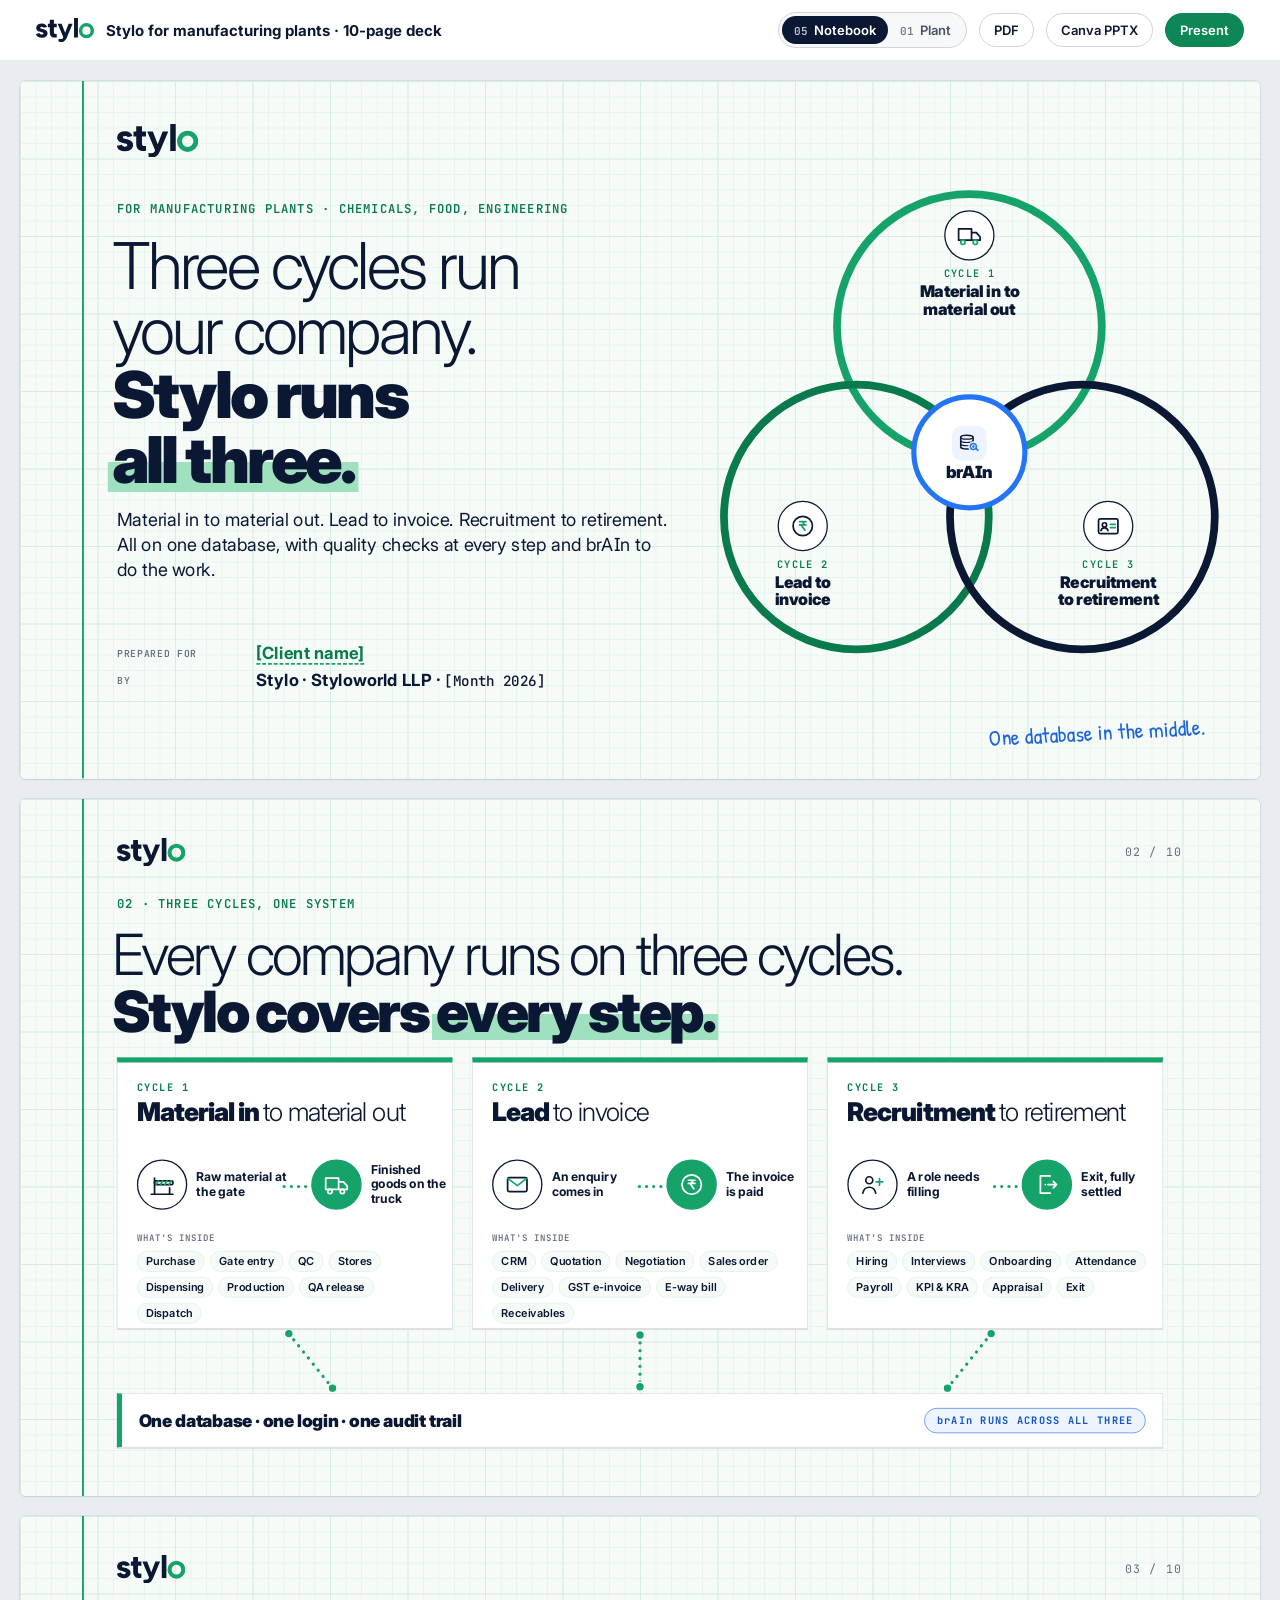
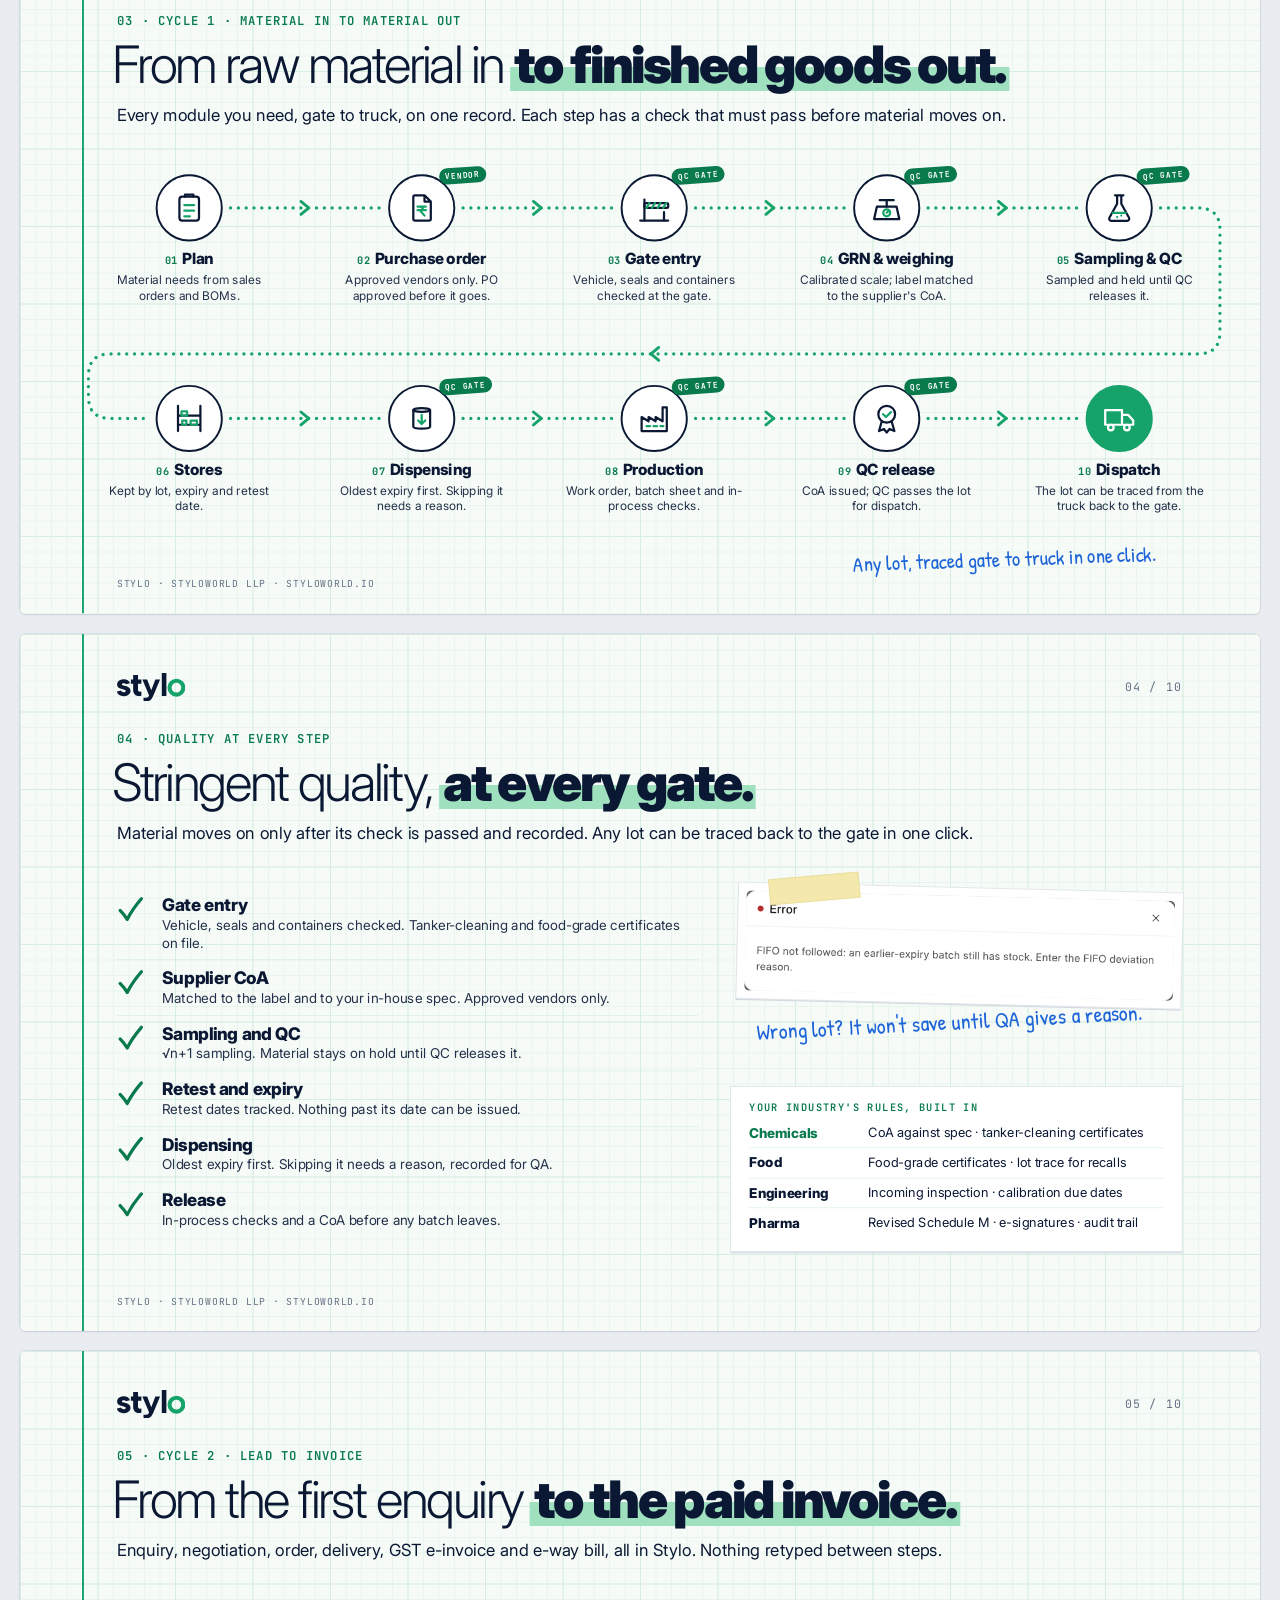
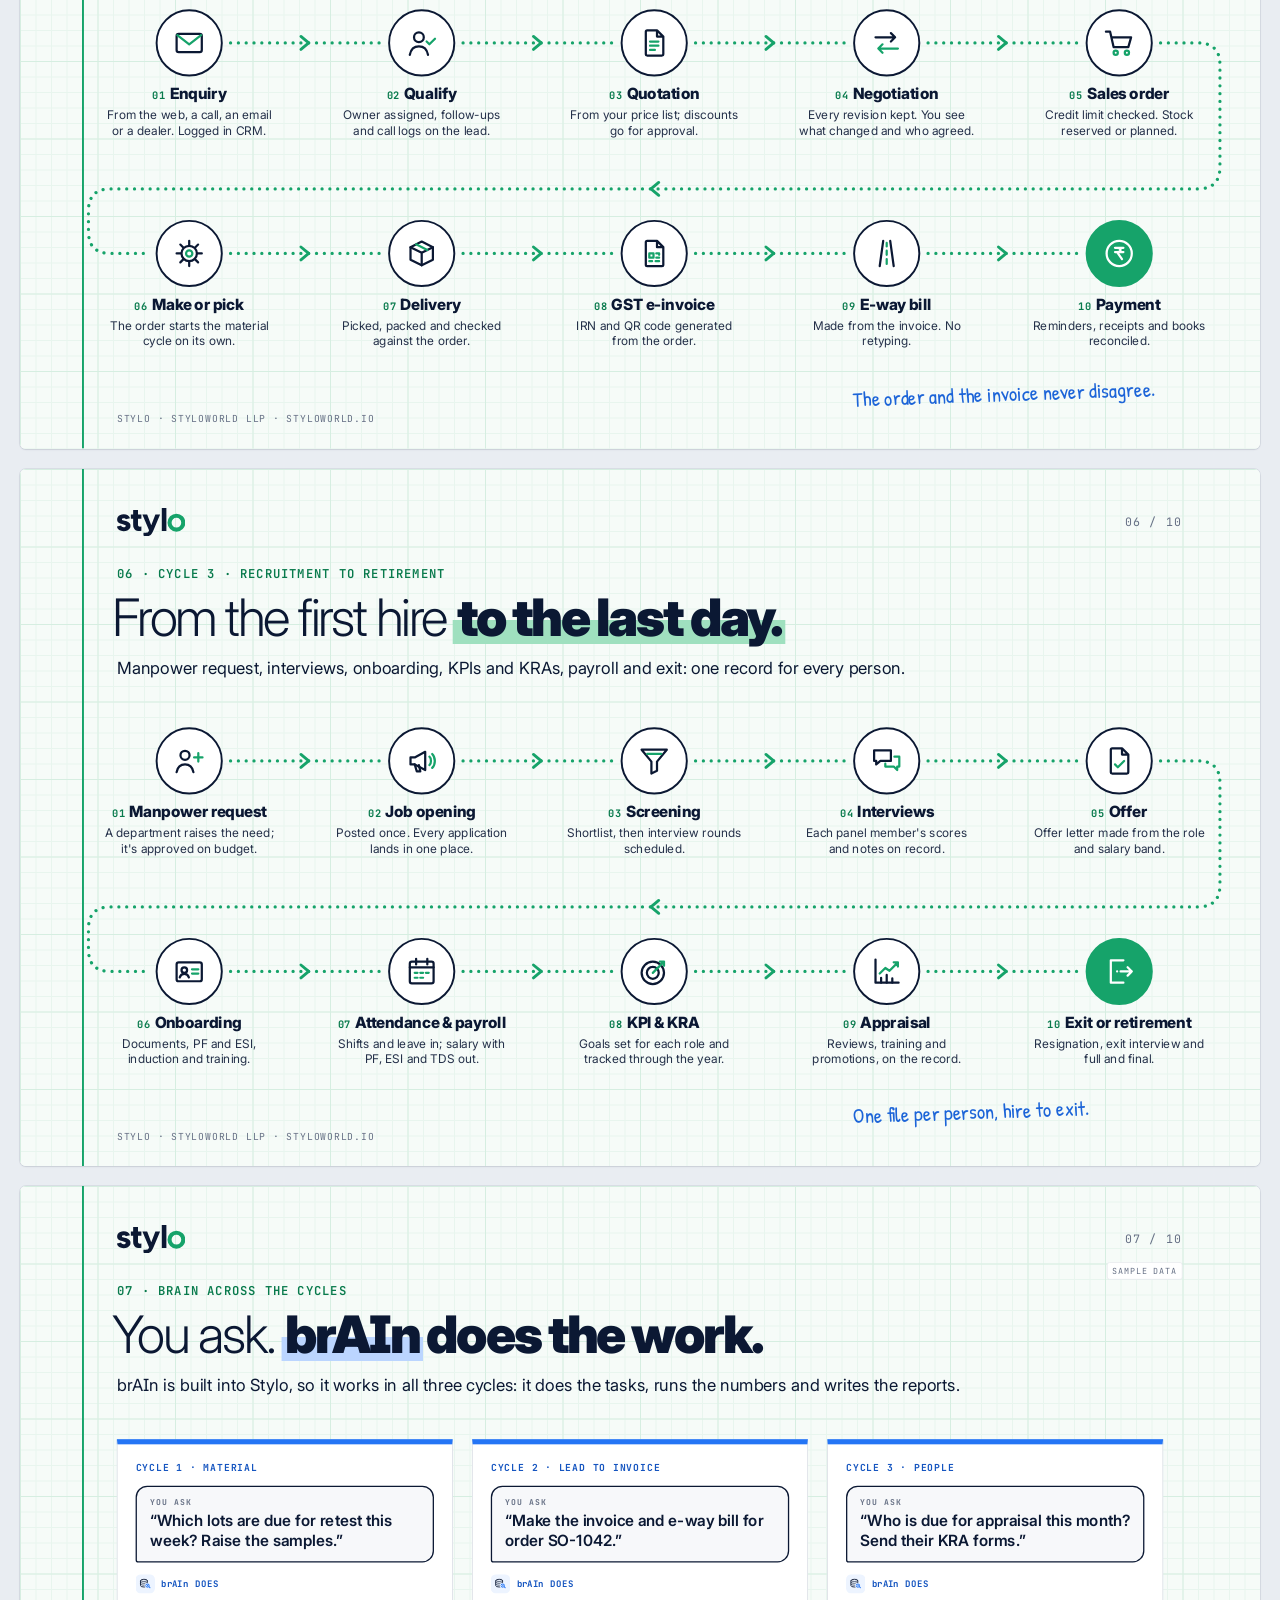
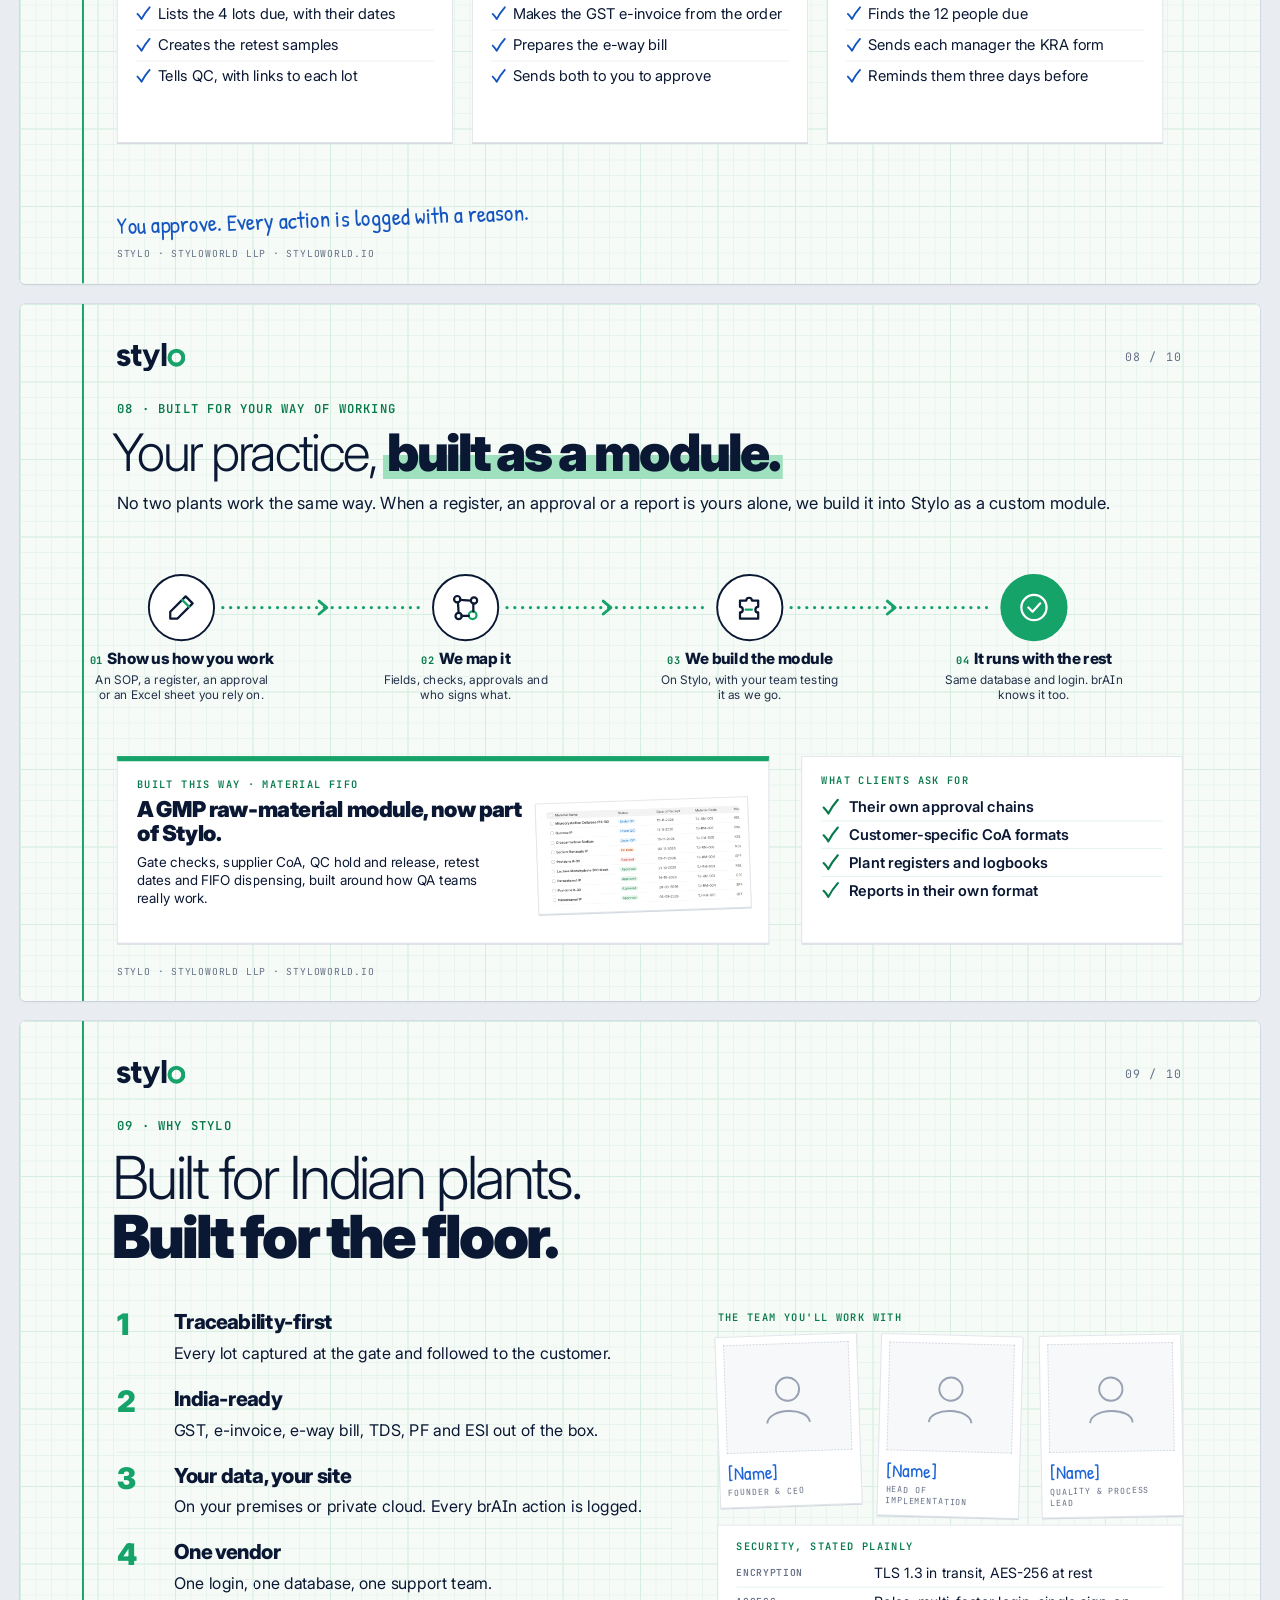
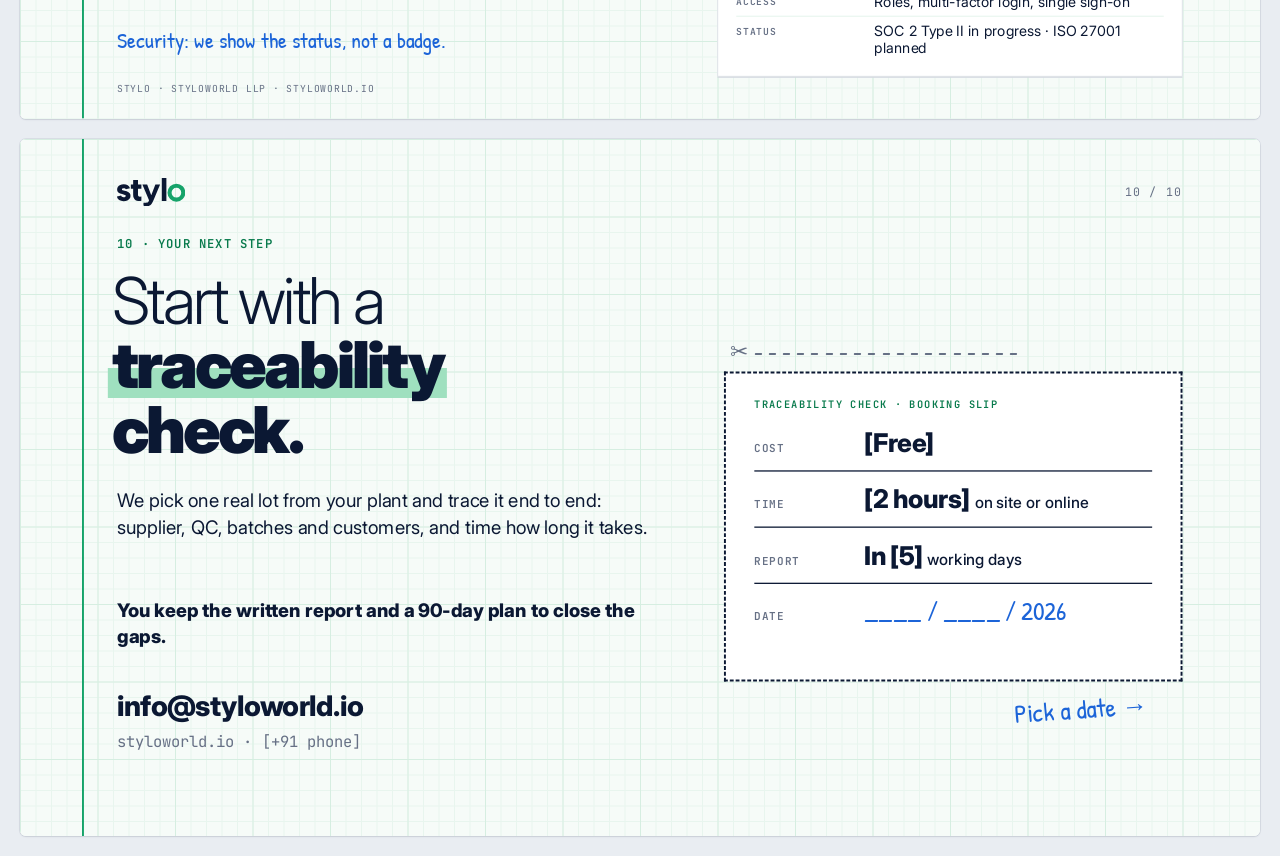
<file: process/index.html>
<!doctype html>
<html lang="en"><head><meta charset="utf-8">
<meta name="viewport" content="width=device-width, initial-scale=1">
<meta name="robots" content="noindex, nofollow">
<title>Stylo for manufacturing plants · 10-page deck</title>
<link rel="stylesheet" href="../nb.css">
<script>try{var q=new URLSearchParams(location.search),s=q.get("style")||(q.has("raw")?null:localStorage.getItem("styloStyle"));if(s==="01")document.documentElement.classList.add("s01");}catch(e){}</script>
<link rel="stylesheet" href="../iso.css">
<link rel="stylesheet" href="../pages.css">
<link rel="stylesheet" href="../cycles.css"></head>
<body data-pdf="../downloads/Stylo-Process-Manufacturing-Deck.pdf" data-pptx="../downloads/Stylo-Process-Manufacturing-Deck-Canva.pptx" data-pdf01="../downloads/Stylo-Process-Manufacturing-Deck-Plant.pdf" data-pptx01="../downloads/Stylo-Process-Manufacturing-Deck-Plant-Canva.pptx">
<!-- ================= 01 · TITLE ================= -->
<section class="slide">
  <div class="margin"></div>
  <img class="logo" src="../assets/brand/stylo-colour.svg" alt="Stylo" style="height:52px; top:66px;">
  <div class="kick" style="top:186px;">For manufacturing plants · chemicals, food, engineering</div>
  <div class="h" style="top:236px; font-size:100px;"><span class="l">Three cycles run<br>your company.</span><br><span class="b">Stylo runs<br><span class="hl">all three.</span></span></div>
  <p class="abs" style="left:150px; top:660px; width:860px; font-size:28px; line-height:1.4;">Material in to material out. Lead to invoice. Recruitment to retirement. All on one database, with quality checks at every step and <span class="bn">brAIn</span> to do the work.</p>
  <svg class="abs" data-flat style="left:1080px; top:130px;" width="780" height="820" viewBox="0 0 780 820">
    <circle cx="390" cy="250" r="205" fill="none" stroke="#16A36A" stroke-width="12"/>
    <circle cx="215" cy="545" r="205" fill="none" stroke="#087A4C" stroke-width="12"/>
    <circle cx="565" cy="545" r="205" fill="none" stroke="#0B1833" stroke-width="12"/>
    <circle cx="390" cy="445" r="86" fill="#fff" stroke="#2475F5" stroke-width="8"/>
  </svg>
  <div class="abs" style="left:1370px; top:200px; width:200px; text-align:center;"><div class="se" style="position:static; justify-content:center;"><div class="ci"><i data-ic="truck"></i></div></div><div class="label" style="color:var(--green-deep); margin-top:10px;">Cycle 1</div><div style="font-size:25px; font-weight:900; letter-spacing:-0.02em; line-height:1.08; margin-top:4px;">Material in to<br>material out</div></div>
  <div class="abs" style="left:1112px; top:650px; width:200px; text-align:center;"><div class="se" style="position:static; justify-content:center;"><div class="ci"><i data-ic="rupee"></i></div></div><div class="label" style="color:var(--green-deep); margin-top:10px;">Cycle 2</div><div style="font-size:25px; font-weight:900; letter-spacing:-0.02em; line-height:1.08; margin-top:4px;">Lead to<br>invoice</div></div>
  <div class="abs" style="left:1585px; top:650px; width:200px; text-align:center;"><div class="se" style="position:static; justify-content:center;"><div class="ci"><i data-ic="idcard"></i></div></div><div class="label" style="color:var(--green-deep); margin-top:10px;">Cycle 3</div><div style="font-size:25px; font-weight:900; letter-spacing:-0.02em; line-height:1.08; margin-top:4px;">Recruitment<br>to retirement</div></div>
  <div class="abs" style="left:1410px; top:534px; width:120px; text-align:center;"><img src="../assets/icons/stylo-brain.svg" alt="" style="width:54px; height:54px;"><div class="bn" style="font-weight:900; font-size:26px; letter-spacing:-0.02em; line-height:1;"><span class="bn">brAIn</span></div></div>
  <div class="hand abs" data-rot="-3" style="left:1500px; top:990px; --fs:34px; transform:rotate(-3deg);">One database in the middle.</div>
  <div class="abs" style="left:150px; top:870px; display:grid; grid-template-columns:200px 1fr; gap:10px 16px; font-size:26px;">
    <div class="label" style="font-size:15px; color:var(--slate); padding-top:7px;">Prepared for</div><div><span class="slot" style="font-weight:700;">[Client name]</span></div>
    <div class="label" style="font-size:15px; color:var(--slate); padding-top:7px;">By</div><div style="font-weight:700;">Stylo · Styloworld LLP · <span class="mono" style="font-size:22px; font-weight:500;">[Month 2026]</span></div>
  </div>
</section>

<!-- ================= 02 · THREE CYCLES ================= -->
<section class="slide">
  <div class="margin"></div>
  <img class="logo" src="../assets/brand/stylo-colour.svg" alt="Stylo"><div class="pg">02 / 10</div>
  <div class="kick">02 · Three cycles, one system</div>
  <div class="h" style="top:196px; font-size:88px;"><span class="l">Every company runs on three cycles.</span><br><span class="b">Stylo covers <span class="hl">every step.</span></span></div>
  <svg class="links" width="1920" height="1080" viewBox="0 0 1920 1080" style="position:absolute; left:0; top:0;" data-links="k1@.5,1 > rl@.21,0 > green | k2@.5,1 > rl@.5,0 > green | k3@.5,1 > rl@.79,0 > green"></svg>
  <div class="cyc" id="k1" style="left:150px;"><div class="no">Cycle 1</div><h3>Material in <span class="l">to material out</span></h3><div class="se" style="left:30px; top:150px;"><div class="ci"><i data-ic="gate"></i></div><div class="lb">Raw material at the gate</div></div><svg class="abs" data-flat style="left:254px; top:186px;" width="60" height="12"><path d="M4 6h50" stroke="#16A36A" stroke-width="5" stroke-linecap="round" stroke-dasharray="0.1 11"/></svg><div class="se" style="left:300px; top:150px;"><div class="ci on"><i data-ic="truck"></i></div><div class="lb" style="width:120px;">Finished goods on the truck</div></div><div class="label" style="position:absolute; left:30px; top:262px; color:var(--slate); font-size:14px;">What's inside</div><div class="chips" style="top:292px;"><span>Purchase</span><span>Gate entry</span><span>QC</span><span>Stores</span><span>Dispensing</span><span>Production</span><span>QA release</span><span>Dispatch</span></div></div>
  <div class="cyc" id="k2" style="left:700px;"><div class="no">Cycle 2</div><h3>Lead <span class="l">to invoice</span></h3><div class="se" style="left:30px; top:150px;"><div class="ci"><i data-ic="mail"></i></div><div class="lb">An enquiry comes in</div></div><svg class="abs" data-flat style="left:254px; top:186px;" width="60" height="12"><path d="M4 6h50" stroke="#16A36A" stroke-width="5" stroke-linecap="round" stroke-dasharray="0.1 11"/></svg><div class="se" style="left:300px; top:150px;"><div class="ci on"><i data-ic="rupee"></i></div><div class="lb" style="width:120px;">The invoice is paid</div></div><div class="label" style="position:absolute; left:30px; top:262px; color:var(--slate); font-size:14px;">What's inside</div><div class="chips" style="top:292px;"><span>CRM</span><span>Quotation</span><span>Negotiation</span><span>Sales order</span><span>Delivery</span><span>GST e-invoice</span><span>E-way bill</span><span>Receivables</span></div></div>
  <div class="cyc" id="k3" style="left:1250px;"><div class="no">Cycle 3</div><h3>Recruitment <span class="l">to retirement</span></h3><div class="se" style="left:30px; top:150px;"><div class="ci"><i data-ic="hire"></i></div><div class="lb">A role needs filling</div></div><svg class="abs" data-flat style="left:254px; top:186px;" width="60" height="12"><path d="M4 6h50" stroke="#16A36A" stroke-width="5" stroke-linecap="round" stroke-dasharray="0.1 11"/></svg><div class="se" style="left:300px; top:150px;"><div class="ci on"><i data-ic="exit"></i></div><div class="lb" style="width:120px;">Exit, fully settled</div></div><div class="label" style="position:absolute; left:30px; top:262px; color:var(--slate); font-size:14px;">What's inside</div><div class="chips" style="top:292px;"><span>Hiring</span><span>Interviews</span><span>Onboarding</span><span>Attendance</span><span>Payroll</span><span>KPI & KRA</span><span>Appraisal</span><span>Exit</span></div></div>
  <div class="rail2" id="rl" style="left:150px; top:920px; width:1620px; height:84px;"><span style="font-size:27px; font-weight:900; letter-spacing:-0.02em;">One database · one login · one audit trail</span><span style="flex:1;"></span><span class="pill2 b"><span class="bn" style="text-transform:none;"><span class="bn">brAIn</span></span> runs across all three</span></div>
</section>

<!-- ================= 03 · CYCLE 1 · MATERIAL IN TO MATERIAL OUT ================= -->
<section class="slide">
  <div class="margin"></div>
  <img class="logo" src="../assets/brand/stylo-colour.svg" alt="Stylo"><div class="pg">03 / 10</div>
  <div class="kick">03 · Cycle 1 · Material in to material out</div>
  <div class="h" style="top:190px; font-size:80px;"><span class="l">From raw material in</span> <span class="b"><span class="hl">to finished goods out.</span></span></div>
  <p class="abs" style="left:150px; top:290px; width:1500px; font-size:26px; line-height:1.35;">Every module you need, gate to truck, on one record. Each step has a check that must pass before material moves on.</p>
  <svg class="track" data-flow="c1" data-col="#16A36A" data-mid="678" width="1920" height="1080" viewBox="0 0 1920 1080" style="position:absolute; left:0; top:0;"></svg>
  <div class="nd" data-flow="c1" style="left:112px; top:400px;"><div class="ci"><i data-ic="plan"></i></div><div class="t"><span class="no">01</span>Plan</div><div class="d">Material needs from sales orders and BOMs.</div></div>
  <div class="nd" data-flow="c1" style="left:472px; top:400px;"><div class="ci"><i data-ic="po"></i><span class="qc">Vendor</span></div><div class="t"><span class="no">02</span>Purchase order</div><div class="d">Approved vendors only. PO approved before it goes.</div></div>
  <div class="nd" data-flow="c1" style="left:832px; top:400px;"><div class="ci"><i data-ic="gate"></i><span class="qc">QC gate</span></div><div class="t"><span class="no">03</span>Gate entry</div><div class="d">Vehicle, seals and containers checked at the gate.</div></div>
  <div class="nd" data-flow="c1" style="left:1192px; top:400px;"><div class="ci"><i data-ic="scale"></i><span class="qc">QC gate</span></div><div class="t"><span class="no">04</span>GRN & weighing</div><div class="d">Calibrated scale; label matched to the supplier's CoA.</div></div>
  <div class="nd" data-flow="c1" style="left:1552px; top:400px;"><div class="ci"><i data-ic="flask"></i><span class="qc">QC gate</span></div><div class="t"><span class="no">05</span>Sampling & QC</div><div class="d">Sampled and held until QC releases it.</div></div>
  <div class="nd" data-flow="c1" style="left:112px; top:726px;"><div class="ci"><i data-ic="shelves"></i></div><div class="t"><span class="no">06</span>Stores</div><div class="d">Kept by lot, expiry and retest date.</div></div>
  <div class="nd" data-flow="c1" style="left:472px; top:726px;"><div class="ci"><i data-ic="dispense"></i><span class="qc">QC gate</span></div><div class="t"><span class="no">07</span>Dispensing</div><div class="d">Oldest expiry first. Skipping it needs a reason.</div></div>
  <div class="nd" data-flow="c1" style="left:832px; top:726px;"><div class="ci"><i data-ic="factory"></i><span class="qc">QC gate</span></div><div class="t"><span class="no">08</span>Production</div><div class="d">Work order, batch sheet and in-process checks.</div></div>
  <div class="nd" data-flow="c1" style="left:1192px; top:726px;"><div class="ci"><i data-ic="release"></i><span class="qc">QC gate</span></div><div class="t"><span class="no">09</span>QC release</div><div class="d">CoA issued; QC passes the lot for dispatch.</div></div>
  <div class="nd end" data-flow="c1" style="left:1552px; top:726px;"><div class="ci"><i data-ic="truck"></i></div><div class="t"><span class="no">10</span>Dispatch</div><div class="d">The lot can be traced from the truck back to the gate.</div></div>
  <div class="hand abs" data-rot="-2" style="left:1290px; top:978px; --fs:32px; transform:rotate(-2deg);">Any lot, traced gate to truck in one click.</div>
  <div class="foot">Stylo · Styloworld LLP · styloworld.io</div>
</section>

<!-- ================= 04 · QUALITY ================= -->
<section class="slide">
  <div class="margin"></div>
  <img class="logo" src="../assets/brand/stylo-colour.svg" alt="Stylo"><div class="pg">04 / 10</div>
  <div class="kick">04 · Quality at every step</div>
  <div class="h" style="top:190px; font-size:80px;"><span class="l">Stringent quality,</span> <span class="b"><span class="hl">at every gate.</span></span></div>
  <p class="abs" style="left:150px; top:290px; width:1560px; font-size:26px; line-height:1.35;">Material moves on only after its check is passed and recorded. Any lot can be traced back to the gate in one click.</p>
  <div class="gates"><div class="g"><svg data-mark="y"></svg><h3>Gate entry</h3><p>Vehicle, seals and containers checked. Tanker-cleaning and food-grade certificates on file.</p></div><div class="g"><svg data-mark="y"></svg><h3>Supplier CoA</h3><p>Matched to the label and to your in-house spec. Approved vendors only.</p></div><div class="g"><svg data-mark="y"></svg><h3>Sampling and QC</h3><p>√n+1 sampling. Material stays on hold until QC releases it.</p></div><div class="g"><svg data-mark="y"></svg><h3>Retest and expiry</h3><p>Retest dates tracked. Nothing past its date can be issued.</p></div><div class="g"><svg data-mark="y"></svg><h3>Dispensing</h3><p>Oldest expiry first. Skipping it needs a reason, recorded for QA.</p></div><div class="g"><svg data-mark="y"></svg><h3>Release</h3><p>In-process checks and a CoA before any batch leaves.</p></div></div>
  <div class="taped" style="left:1110px; top:392px; width:690px; transform:rotate(1.4deg);"><img src="../assets/ui/fifo-dialog-clean.png" alt="Stylo blocks a lot dispensed out of FIFO"></div>
  <div class="tape" style="left:1160px; top:374px; transform:rotate(-5deg);"></div>
  <div class="hand abs" data-rot="-3" style="left:1140px; top:582px; --fs:34px; transform:rotate(-3deg);">Wrong lot? It won't save until QA gives a reason.</div>
  <div class="card ind"><div class="label" style="color:var(--green-deep); margin-bottom:6px;">Your industry's rules, built in</div><div class="r me"><div class="k">Chemicals</div><div>CoA against spec · tanker-cleaning certificates</div></div><div class="r"><div class="k">Food</div><div>Food-grade certificates · lot trace for recalls</div></div><div class="r"><div class="k">Engineering</div><div>Incoming inspection · calibration due dates</div></div><div class="r"><div class="k">Pharma</div><div>Revised Schedule M · e-signatures · audit trail</div></div></div>
  <div class="foot">Stylo · Styloworld LLP · styloworld.io</div>
</section>

<!-- ================= 05 · CYCLE 2 · LEAD TO INVOICE ================= -->
<section class="slide">
  <div class="margin"></div>
  <img class="logo" src="../assets/brand/stylo-colour.svg" alt="Stylo"><div class="pg">05 / 10</div>
  <div class="kick">05 · Cycle 2 · Lead to invoice</div>
  <div class="h" style="top:190px; font-size:80px;"><span class="l">From the first enquiry</span> <span class="b"><span class="hl">to the paid invoice.</span></span></div>
  <p class="abs" style="left:150px; top:290px; width:1500px; font-size:26px; line-height:1.35;">Enquiry, negotiation, order, delivery, GST e-invoice and e-way bill, all in Stylo. Nothing retyped between steps.</p>
  <svg class="track" data-flow="c2" data-col="#16A36A" data-mid="678" width="1920" height="1080" viewBox="0 0 1920 1080" style="position:absolute; left:0; top:0;"></svg>
  <div class="nd" data-flow="c2" style="left:112px; top:400px;"><div class="ci"><i data-ic="mail"></i></div><div class="t"><span class="no">01</span>Enquiry</div><div class="d">From the web, a call, an email or a dealer. Logged in CRM.</div></div>
  <div class="nd" data-flow="c2" style="left:472px; top:400px;"><div class="ci"><i data-ic="usercheck"></i></div><div class="t"><span class="no">02</span>Qualify</div><div class="d">Owner assigned, follow-ups and call logs on the lead.</div></div>
  <div class="nd" data-flow="c2" style="left:832px; top:400px;"><div class="ci"><i data-ic="quote"></i></div><div class="t"><span class="no">03</span>Quotation</div><div class="d">From your price list; discounts go for approval.</div></div>
  <div class="nd" data-flow="c2" style="left:1192px; top:400px;"><div class="ci"><i data-ic="nego"></i></div><div class="t"><span class="no">04</span>Negotiation</div><div class="d">Every revision kept. You see what changed and who agreed.</div></div>
  <div class="nd" data-flow="c2" style="left:1552px; top:400px;"><div class="ci"><i data-ic="cart"></i></div><div class="t"><span class="no">05</span>Sales order</div><div class="d">Credit limit checked. Stock reserved or planned.</div></div>
  <div class="nd" data-flow="c2" style="left:112px; top:726px;"><div class="ci"><i data-ic="gear"></i></div><div class="t"><span class="no">06</span>Make or pick</div><div class="d">The order starts the material cycle on its own.</div></div>
  <div class="nd" data-flow="c2" style="left:472px; top:726px;"><div class="ci"><i data-ic="box"></i></div><div class="t"><span class="no">07</span>Delivery</div><div class="d">Picked, packed and checked against the order.</div></div>
  <div class="nd" data-flow="c2" style="left:832px; top:726px;"><div class="ci"><i data-ic="einv"></i></div><div class="t"><span class="no">08</span>GST e-invoice</div><div class="d">IRN and QR code generated from the order.</div></div>
  <div class="nd" data-flow="c2" style="left:1192px; top:726px;"><div class="ci"><i data-ic="eway"></i></div><div class="t"><span class="no">09</span>E-way bill</div><div class="d">Made from the invoice. No retyping.</div></div>
  <div class="nd end" data-flow="c2" style="left:1552px; top:726px;"><div class="ci"><i data-ic="rupee"></i></div><div class="t"><span class="no">10</span>Payment</div><div class="d">Reminders, receipts and books reconciled.</div></div>
  <div class="hand abs" data-rot="-2" style="left:1290px; top:978px; --fs:32px; transform:rotate(-2deg);">The order and the invoice never disagree.</div>
  <div class="foot">Stylo · Styloworld LLP · styloworld.io</div>
</section>

<!-- ================= 06 · CYCLE 3 · RECRUITMENT TO RETIREMENT ================= -->
<section class="slide">
  <div class="margin"></div>
  <img class="logo" src="../assets/brand/stylo-colour.svg" alt="Stylo"><div class="pg">06 / 10</div>
  <div class="kick">06 · Cycle 3 · Recruitment to retirement</div>
  <div class="h" style="top:190px; font-size:80px;"><span class="l">From the first hire</span> <span class="b"><span class="hl">to the last day.</span></span></div>
  <p class="abs" style="left:150px; top:290px; width:1500px; font-size:26px; line-height:1.35;">Manpower request, interviews, onboarding, KPIs and KRAs, payroll and exit: one record for every person.</p>
  <svg class="track" data-flow="c3" data-col="#16A36A" data-mid="678" width="1920" height="1080" viewBox="0 0 1920 1080" style="position:absolute; left:0; top:0;"></svg>
  <div class="nd" data-flow="c3" style="left:112px; top:400px;"><div class="ci"><i data-ic="hire"></i></div><div class="t"><span class="no">01</span>Manpower request</div><div class="d">A department raises the need; it's approved on budget.</div></div>
  <div class="nd" data-flow="c3" style="left:472px; top:400px;"><div class="ci"><i data-ic="mega"></i></div><div class="t"><span class="no">02</span>Job opening</div><div class="d">Posted once. Every application lands in one place.</div></div>
  <div class="nd" data-flow="c3" style="left:832px; top:400px;"><div class="ci"><i data-ic="filter"></i></div><div class="t"><span class="no">03</span>Screening</div><div class="d">Shortlist, then interview rounds scheduled.</div></div>
  <div class="nd" data-flow="c3" style="left:1192px; top:400px;"><div class="ci"><i data-ic="chat"></i></div><div class="t"><span class="no">04</span>Interviews</div><div class="d">Each panel member's scores and notes on record.</div></div>
  <div class="nd" data-flow="c3" style="left:1552px; top:400px;"><div class="ci"><i data-ic="offer"></i></div><div class="t"><span class="no">05</span>Offer</div><div class="d">Offer letter made from the role and salary band.</div></div>
  <div class="nd" data-flow="c3" style="left:112px; top:726px;"><div class="ci"><i data-ic="idcard"></i></div><div class="t"><span class="no">06</span>Onboarding</div><div class="d">Documents, PF and ESI, induction and training.</div></div>
  <div class="nd" data-flow="c3" style="left:472px; top:726px;"><div class="ci"><i data-ic="attend"></i></div><div class="t"><span class="no">07</span>Attendance & payroll</div><div class="d">Shifts and leave in; salary with PF, ESI and TDS out.</div></div>
  <div class="nd" data-flow="c3" style="left:832px; top:726px;"><div class="ci"><i data-ic="target"></i></div><div class="t"><span class="no">08</span>KPI & KRA</div><div class="d">Goals set for each role and tracked through the year.</div></div>
  <div class="nd" data-flow="c3" style="left:1192px; top:726px;"><div class="ci"><i data-ic="growth"></i></div><div class="t"><span class="no">09</span>Appraisal</div><div class="d">Reviews, training and promotions, on the record.</div></div>
  <div class="nd end" data-flow="c3" style="left:1552px; top:726px;"><div class="ci"><i data-ic="exit"></i></div><div class="t"><span class="no">10</span>Exit or retirement</div><div class="d">Resignation, exit interview and full and final.</div></div>
  <div class="hand abs" data-rot="-2" style="left:1290px; top:978px; --fs:32px; transform:rotate(-2deg);">One file per person, hire to exit.</div>
  <div class="foot">Stylo · Styloworld LLP · styloworld.io</div>
</section>

<!-- ================= 07 · BRAIN ACROSS CYCLES ================= -->
<section class="slide">
  <div class="margin"></div>
  <img class="logo" src="../assets/brand/stylo-colour.svg" alt="Stylo"><div class="pg">07 / 10</div>
  <div class="kick">07 · <span class="bn">brAIn</span> across the cycles</div>
  <div class="h" style="top:190px; font-size:80px;"><span class="l">You ask.</span> <span class="b"><span class="hl blue bn"><span class="bn">brAIn</span></span> does the work.</span></div>
  <p class="abs" style="left:150px; top:290px; width:1560px; font-size:26px; line-height:1.35;"><span class="bn">brAIn</span> is built into Stylo, so it works in all three cycles: it does the tasks, runs the numbers and writes the reports.</p>
  <div class="bc" style="left:150px;"><div class="no">Cycle 1 · Material</div><div class="ask"><span class="who">You ask</span>“Which lots are due for retest this week? Raise the samples.”</div><div class="does"><img src="../assets/icons/stylo-brain.svg" alt=""><span class="bn" style="text-transform:none; letter-spacing:.02em;"><span class="bn">brAIn</span></span> does</div><ul><li><svg data-mark="b"></svg>Lists the 4 lots due, with their dates</li><li><svg data-mark="b"></svg>Creates the retest samples</li><li><svg data-mark="b"></svg>Tells QC, with links to each lot</li></ul></div>
  <div class="bc" style="left:700px;"><div class="no">Cycle 2 · Lead to invoice</div><div class="ask"><span class="who">You ask</span>“Make the invoice and e-way bill for order SO-1042.”</div><div class="does"><img src="../assets/icons/stylo-brain.svg" alt=""><span class="bn" style="text-transform:none; letter-spacing:.02em;"><span class="bn">brAIn</span></span> does</div><ul><li><svg data-mark="b"></svg>Makes the GST e-invoice from the order</li><li><svg data-mark="b"></svg>Prepares the e-way bill</li><li><svg data-mark="b"></svg>Sends both to you to approve</li></ul></div>
  <div class="bc" style="left:1250px;"><div class="no">Cycle 3 · People</div><div class="ask"><span class="who">You ask</span>“Who is due for appraisal this month? Send their KRA forms.”</div><div class="does"><img src="../assets/icons/stylo-brain.svg" alt=""><span class="bn" style="text-transform:none; letter-spacing:.02em;"><span class="bn">brAIn</span></span> does</div><ul><li><svg data-mark="b"></svg>Finds the 12 people due</li><li><svg data-mark="b"></svg>Sends each manager the KRA form</li><li><svg data-mark="b"></svg>Reminds them three days before</li></ul></div>
  <div class="hand abs" data-rot="-2" style="left:150px; top:960px; --fs:36px; transform:rotate(-2deg); color:var(--blue-deep);">You approve. Every action is logged with a reason.</div>
  <div class="sample" style="right:120px; top:118px;">Sample data</div>
  <div class="foot">Stylo · Styloworld LLP · styloworld.io</div>
</section>

<!-- ================= 08 · CUSTOM MODULES ================= -->
<section class="slide">
  <div class="margin"></div>
  <img class="logo" src="../assets/brand/stylo-colour.svg" alt="Stylo"><div class="pg">08 / 10</div>
  <div class="kick">08 · Built for your way of working</div>
  <div class="h" style="top:190px; font-size:80px;"><span class="l">Your practice,</span> <span class="b"><span class="hl">built as a module.</span></span></div>
  <p class="abs" style="left:150px; top:290px; width:1560px; font-size:26px; line-height:1.35;">No two plants work the same way. When a register, an approval or a report is yours alone, we build it into Stylo as a custom module.</p>
  <svg class="track" data-flow="cm" data-col="#16A36A" width="1920" height="1080" viewBox="0 0 1920 1080" style="position:absolute; left:0; top:0;"></svg>
  <div class="nd" data-flow="cm" style="left:100px; top:418px;"><div class="ci"><i data-ic="pencil"></i></div><div class="t"><span class="no">01</span>Show us how you work</div><div class="d">An SOP, a register, an approval or an Excel sheet you rely on.</div></div>
  <div class="nd" data-flow="cm" style="left:540px; top:418px;"><div class="ci"><i data-ic="map"></i></div><div class="t"><span class="no">02</span>We map it</div><div class="d">Fields, checks, approvals and who signs what.</div></div>
  <div class="nd" data-flow="cm" style="left:980px; top:418px;"><div class="ci"><i data-ic="puzzle"></i></div><div class="t"><span class="no">03</span>We build the module</div><div class="d">On Stylo, with your team testing it as we go.</div></div>
  <div class="nd end" data-flow="cm" style="left:1420px; top:418px;"><div class="ci"><i data-ic="check"></i></div><div class="t"><span class="no">04</span>It runs with the rest</div><div class="d">Same database and login. <span class="bn">brAIn</span> knows it too.</div></div>
  <div class="card" style="left:150px; top:700px; width:1010px; height:290px; padding:26px 30px; border-top:8px solid var(--green);"><div class="label" style="color:var(--green-deep);">Built this way · Material FIFO</div><div style="font-size:34px; font-weight:900; letter-spacing:-0.025em; margin-top:8px; line-height:1.1; width:600px;">A GMP raw-material module, now part of Stylo.</div><p style="font-size:21px; line-height:1.36; margin-top:12px; width:580px;">Gate checks, supplier CoA, QC hold and release, retest dates and FIFO dispensing, built around how QA teams really work.</p></div>
  <div class="taped" style="left:800px; top:768px; width:330px; transform:rotate(-2deg);"><img src="../assets/ui/rm-list-narrow.png" alt="Material FIFO: RM inward list"></div>
  <div class="card" style="left:1210px; top:700px; width:590px; height:290px; padding:26px 30px;"><div class="label" style="color:var(--green-deep); margin-bottom:10px;">What clients ask for</div><div style="display:flex; gap:14px; align-items:center; font-size:23px; font-weight:600; padding:7px 0; border-bottom:1.5px solid var(--grid);"><svg data-mark="y" style="width:28px; height:28px; flex:none;"></svg>Their own approval chains</div><div style="display:flex; gap:14px; align-items:center; font-size:23px; font-weight:600; padding:7px 0; border-bottom:1.5px solid var(--grid);"><svg data-mark="y" style="width:28px; height:28px; flex:none;"></svg>Customer-specific CoA formats</div><div style="display:flex; gap:14px; align-items:center; font-size:23px; font-weight:600; padding:7px 0; border-bottom:1.5px solid var(--grid);"><svg data-mark="y" style="width:28px; height:28px; flex:none;"></svg>Plant registers and logbooks</div><div style="display:flex; gap:14px; align-items:center; font-size:23px; font-weight:600; padding:7px 0;"><svg data-mark="y" style="width:28px; height:28px; flex:none;"></svg>Reports in their own format</div></div>
  <div class="foot">Stylo · Styloworld LLP · styloworld.io</div>
</section>

<!-- ================= 09 · WHY US ================= -->
<section class="slide">
  <div class="margin"></div>
  <img class="logo" src="../assets/brand/stylo-colour.svg" alt="Stylo"><div class="pg">09 / 10</div>
  <div class="kick">09 · Why Stylo</div>
  <div class="h" style="top:196px; font-size:92px;"><span class="l">Built for Indian plants.</span><br><span class="b">Built for the floor.</span></div>
  <div class="why">
    <div class="it"><div class="n">1</div><h3>Traceability-first</h3><p>Every lot captured at the gate and followed to the customer.</p></div>
    <div class="it"><div class="n">2</div><h3>India-ready</h3><p>GST, e-invoice, e-way bill, TDS, PF and ESI out of the box.</p></div>
    <div class="it"><div class="n">3</div><h3>Your data, your site</h3><p>On your premises or private cloud. Every <span class="bn">brAIn</span> action is logged.</p></div>
    <div class="it" style="border-bottom:0;"><div class="n">4</div><h3>One vendor</h3><p>One login, one database, one support team.</p></div>
  </div>
  <div class="label abs" style="left:1080px; top:448px; color:var(--green-deep);">The team you'll work with</div>
  <div class="pol" style="left:1080px; transform:rotate(-2deg);"><div class="ph"><svg data-flat width="90" height="90" viewBox="0 0 90 90"><circle cx="45" cy="32" r="18" fill="none" stroke="#98A2B3" stroke-width="3"/><path d="M12 84 C 14 60, 76 60, 78 84" fill="none" stroke="#98A2B3" stroke-width="3"/></svg></div><div class="nm">[Name]</div><div class="rl">Founder &amp; CEO</div></div>
  <div class="pol" style="left:1330px; transform:rotate(1.5deg);"><div class="ph"><svg data-flat width="90" height="90" viewBox="0 0 90 90"><circle cx="45" cy="32" r="18" fill="none" stroke="#98A2B3" stroke-width="3"/><path d="M12 84 C 14 60, 76 60, 78 84" fill="none" stroke="#98A2B3" stroke-width="3"/></svg></div><div class="nm">[Name]</div><div class="rl">Head of implementation</div></div>
  <div class="pol" style="left:1580px; transform:rotate(-1deg);"><div class="ph"><svg data-flat width="90" height="90" viewBox="0 0 90 90"><circle cx="45" cy="32" r="18" fill="none" stroke="#98A2B3" stroke-width="3"/><path d="M12 84 C 14 60, 76 60, 78 84" fill="none" stroke="#98A2B3" stroke-width="3"/></svg></div><div class="nm">[Name]</div><div class="rl">Quality &amp; process lead</div></div>
  <div class="card sec">
    <div class="label" style="color:var(--green-deep); margin-bottom:8px;">Security, stated plainly</div>
    <div class="row"><div class="label" style="color:var(--slate); font-size:15px; padding-top:4px;">Encryption</div><div>TLS 1.3 in transit, AES-256 at rest</div></div>
    <div class="row"><div class="label" style="color:var(--slate); font-size:15px; padding-top:4px;">Access</div><div>Roles, multi-factor login, single sign-on</div></div>
    <div class="row"><div class="label" style="color:var(--slate); font-size:15px; padding-top:4px;">Status</div><div>SOC 2 Type II in progress · ISO 27001 planned</div></div>
  </div>
  <div class="hand abs" style="left:150px; top:940px; --fs:34px;">Security: we show the status, not a badge.</div>
  <div class="foot">Stylo · Styloworld LLP · styloworld.io</div>
</section>

<!-- ================= 10 · NEXT STEP ================= -->
<section class="slide">
  <div class="margin"></div>
  <img class="logo" src="../assets/brand/stylo-colour.svg" alt="Stylo"><div class="pg">10 / 10</div>
  <div class="kick">10 · Your next step</div>
  <div class="h" style="top:200px; font-size:100px;"><span class="l">Start with a</span><br><span class="b"><span class="hl">traceability</span><br>check.</span></div>
  <p class="abs" style="left:150px; top:540px; width:860px; font-size:29px; line-height:1.4;">We pick one real lot from your plant and trace it end to end: supplier, QC, batches and customers, and time how long it takes.</p>
  <p class="abs" style="left:150px; top:710px; width:860px; font-size:29px; line-height:1.4; font-weight:800;">You keep the written report and a 90-day plan to close the gaps.</p>
  <div class="abs" style="left:150px; top:850px; font-size:44px; font-weight:800; letter-spacing:-0.02em;">info@styloworld.io</div>
  <div class="abs mono" style="left:150px; top:918px; font-size:24px; color:var(--slate);">styloworld.io · [+91 phone]</div>
  <div class="slip">
    <div class="label" style="color:var(--green-deep); margin-bottom:6px;">Traceability check · booking slip</div>
    <div class="f"><div class="k">Cost</div><div class="v">[Free]</div></div>
    <div class="f"><div class="k">Time</div><div class="v">[2 hours] <small>on site or online</small></div></div>
    <div class="f"><div class="k">Report</div><div class="v">In [5] <small>working days</small></div></div>
    <div class="f" style="border-bottom:0;"><div class="k">Date</div><div class="v hand" style="font-weight:400; --fs:44px;">____ / ____ / 2026</div></div>
  </div>
  <div class="hand abs nb-only" style="left:1100px; top:310px; --fs:34px; color:var(--slate);">✂ - - - - - - - - - - - - - - - - - - -</div>
  <div class="hand abs" data-rot="-4" style="left:1540px; top:860px; --fs:40px; transform:rotate(-4deg);">Pick a date →</div>
</section>


<script>
const MARKS = {
  y: '<path d="M5 22 C 10 27, 13 31, 16 36 C 23 22, 31 12, 38 4" fill="none" stroke="#087A4C" stroke-width="5" stroke-linecap="round" stroke-linejoin="round"/>',
  b: '<path d="M5 22 C 10 27, 13 31, 16 36 C 23 22, 31 12, 38 4" fill="none" stroke="#1555C0" stroke-width="5" stroke-linecap="round" stroke-linejoin="round"/>'
};
document.querySelectorAll('svg[data-mark]').forEach(s => { s.setAttribute('viewBox', '0 0 42 42'); s.setAttribute('data-flat', ''); s.innerHTML = MARKS[s.dataset.mark]; });
</script>
<script src="../cycles.js"></script>
<script src="../iso.js"></script>
<script src="../scenes.js"></script>
<script src="../one-pager/story.js"></script>
<script src="../deck.js"></script>
</body></html>
</file>
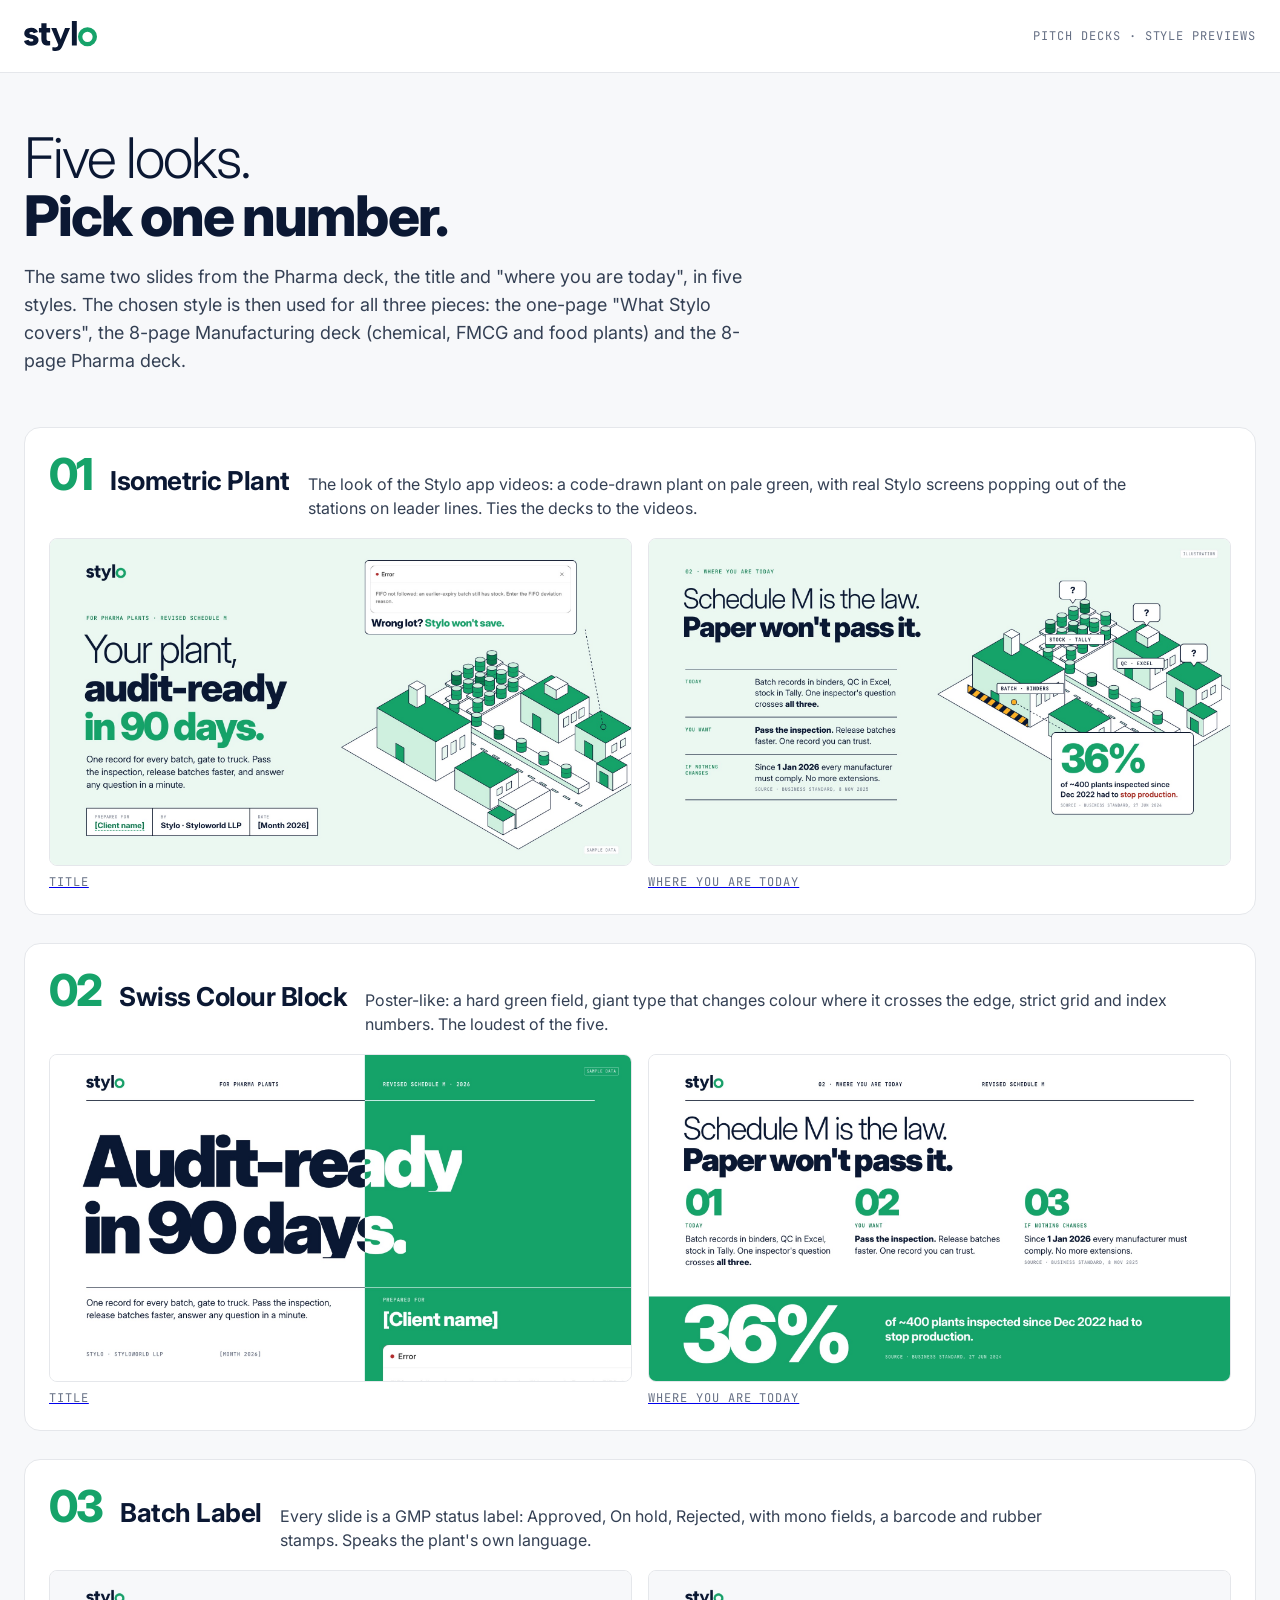
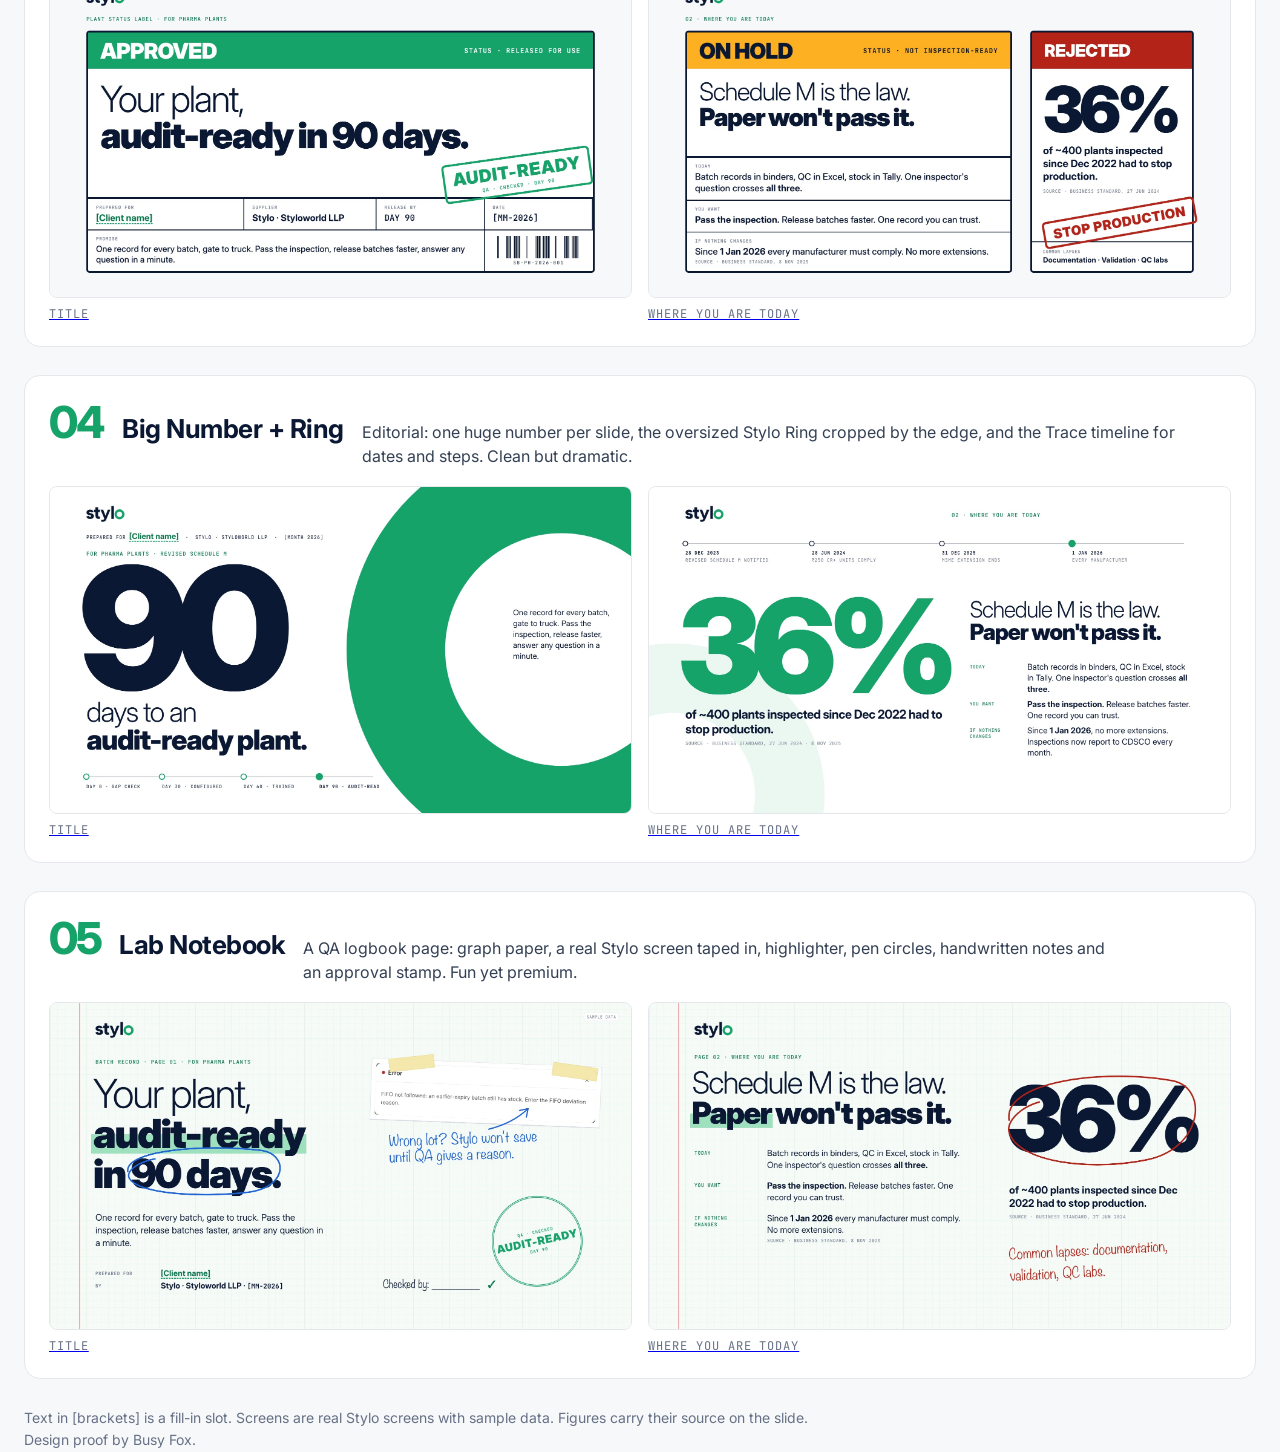
<file: styles/index.html>
<!doctype html>
<html lang="en"><head>
<meta charset="utf-8">
<meta name="viewport" content="width=device-width, initial-scale=1">
<meta name="robots" content="noindex, nofollow">
<title>Stylo pitch decks · style previews</title>
<meta property="og:title" content="Stylo pitch decks · pick a style">
<meta property="og:image" content="../img/01-1.jpg">
<link rel="preconnect" href="https://fonts.googleapis.com"><link rel="preconnect" href="https://fonts.gstatic.com" crossorigin>
<link href="https://fonts.googleapis.com/css2?family=Inter:wght@300;400;600;800&family=JetBrains+Mono:wght@500;600&display=swap" rel="stylesheet">
<style>
  :root { --navy:#0B1833; --green:#16A36A; --deep:#087A4C; --tint:#EAF8F1; --mist:#F7F8FA; --line:#E5E7EB; --slate:#667085; }
  * { box-sizing:border-box; margin:0; padding:0; }
  body { font-family:Inter, system-ui, sans-serif; color:var(--navy); background:var(--mist); -webkit-font-smoothing:antialiased; }
  .wrap { max-width:1280px; margin:0 auto; padding:0 24px; }
  header { background:#fff; border-bottom:1px solid var(--line); }
  header .wrap { display:flex; align-items:center; justify-content:space-between; height:72px; }
  header img { height:30px; display:block; }
  .mono { font-family:"JetBrains Mono", monospace; font-size:12px; letter-spacing:.08em; text-transform:uppercase; color:var(--slate); }
  .intro { padding:56px 0 24px; }
  .intro h1 { font-size:clamp(34px,5vw,56px); line-height:1.04; letter-spacing:-0.035em; }
  .intro h1 span { font-weight:300; display:block; }
  .intro h1 b { font-weight:800; }
  .intro p { max-width:720px; font-size:18px; line-height:1.55; margin-top:18px; color:#344054; }
  .style { background:#fff; border:1px solid var(--line); border-radius:16px; padding:24px; margin:28px 0; }
  .style .top { display:flex; gap:18px; align-items:baseline; flex-wrap:wrap; margin-bottom:18px; }
  .style .n { font-size:44px; font-weight:800; letter-spacing:-0.04em; color:var(--green); line-height:1; }
  .style h2 { font-size:26px; letter-spacing:-0.02em; }
  .style .d { flex-basis:100%; color:#344054; font-size:16px; line-height:1.5; max-width:820px; }
  .pair { display:grid; grid-template-columns:1fr 1fr; gap:16px; }
  .pair a { display:block; }
  .pair img { width:100%; display:block; border-radius:8px; border:1px solid var(--line); aspect-ratio:16/9; object-fit:cover; background:var(--mist); }
  .pair .cap { margin-top:8px; }
  footer { padding:24px 0 56px; color:var(--slate); font-size:14px; line-height:1.6; }
  @media (max-width:760px) { .pair { grid-template-columns:1fr; } .style { padding:16px; } .intro { padding-top:36px; } }
</style></head>
<body>
<header><div class="wrap"><img src="../img/stylo-colour.svg" alt="Stylo"><span class="mono">Pitch decks · style previews</span></div></header>
<main class="wrap">
  <section class="intro">
    <h1><span>Five looks.</span><b>Pick one number.</b></h1>
    <p>The same two slides from the Pharma deck, the title and "where you are today", in five styles. The chosen style is then used for all three pieces: the one-page "What Stylo covers", the 8-page Manufacturing deck (chemical, FMCG and food plants) and the 8-page Pharma deck.</p>
  </section>

  <section class="style">
    <div class="top"><div class="n">01</div><h2>Isometric Plant</h2><p class="d">The look of the Stylo app videos: a code-drawn plant on pale green, with real Stylo screens popping out of the stations on leader lines. Ties the decks to the videos.</p></div>
    <div class="pair"><a href="../img/01-1.jpg"><img src="../img/01-1.jpg" alt="Style 01, title slide" loading="lazy"><div class="cap mono">Title</div></a><a href="../img/01-2.jpg"><img src="../img/01-2.jpg" alt="Style 01, problem slide" loading="lazy"><div class="cap mono">Where you are today</div></a></div>
  </section>

  <section class="style">
    <div class="top"><div class="n">02</div><h2>Swiss Colour Block</h2><p class="d">Poster-like: a hard green field, giant type that changes colour where it crosses the edge, strict grid and index numbers. The loudest of the five.</p></div>
    <div class="pair"><a href="../img/02-1.jpg"><img src="../img/02-1.jpg" alt="Style 02, title slide" loading="lazy"><div class="cap mono">Title</div></a><a href="../img/02-2.jpg"><img src="../img/02-2.jpg" alt="Style 02, problem slide" loading="lazy"><div class="cap mono">Where you are today</div></a></div>
  </section>

  <section class="style">
    <div class="top"><div class="n">03</div><h2>Batch Label</h2><p class="d">Every slide is a GMP status label: Approved, On hold, Rejected, with mono fields, a barcode and rubber stamps. Speaks the plant's own language.</p></div>
    <div class="pair"><a href="../img/03-1.jpg"><img src="../img/03-1.jpg" alt="Style 03, title slide" loading="lazy"><div class="cap mono">Title</div></a><a href="../img/03-2.jpg"><img src="../img/03-2.jpg" alt="Style 03, problem slide" loading="lazy"><div class="cap mono">Where you are today</div></a></div>
  </section>

  <section class="style">
    <div class="top"><div class="n">04</div><h2>Big Number + Ring</h2><p class="d">Editorial: one huge number per slide, the oversized Stylo Ring cropped by the edge, and the Trace timeline for dates and steps. Clean but dramatic.</p></div>
    <div class="pair"><a href="../img/04-1.jpg"><img src="../img/04-1.jpg" alt="Style 04, title slide" loading="lazy"><div class="cap mono">Title</div></a><a href="../img/04-2.jpg"><img src="../img/04-2.jpg" alt="Style 04, problem slide" loading="lazy"><div class="cap mono">Where you are today</div></a></div>
  </section>

  <section class="style">
    <div class="top"><div class="n">05</div><h2>Lab Notebook</h2><p class="d">A QA logbook page: graph paper, a real Stylo screen taped in, highlighter, pen circles, handwritten notes and an approval stamp. Fun yet premium.</p></div>
    <div class="pair"><a href="../img/05-1.jpg"><img src="../img/05-1.jpg" alt="Style 05, title slide" loading="lazy"><div class="cap mono">Title</div></a><a href="../img/05-2.jpg"><img src="../img/05-2.jpg" alt="Style 05, problem slide" loading="lazy"><div class="cap mono">Where you are today</div></a></div>
  </section>
</main>
<footer class="wrap">Text in [brackets] is a fill-in slot. Screens are real Stylo screens with sample data. Figures carry their source on the slide.<br>Design proof by Busy Fox.</footer>
</body></html>
</file>
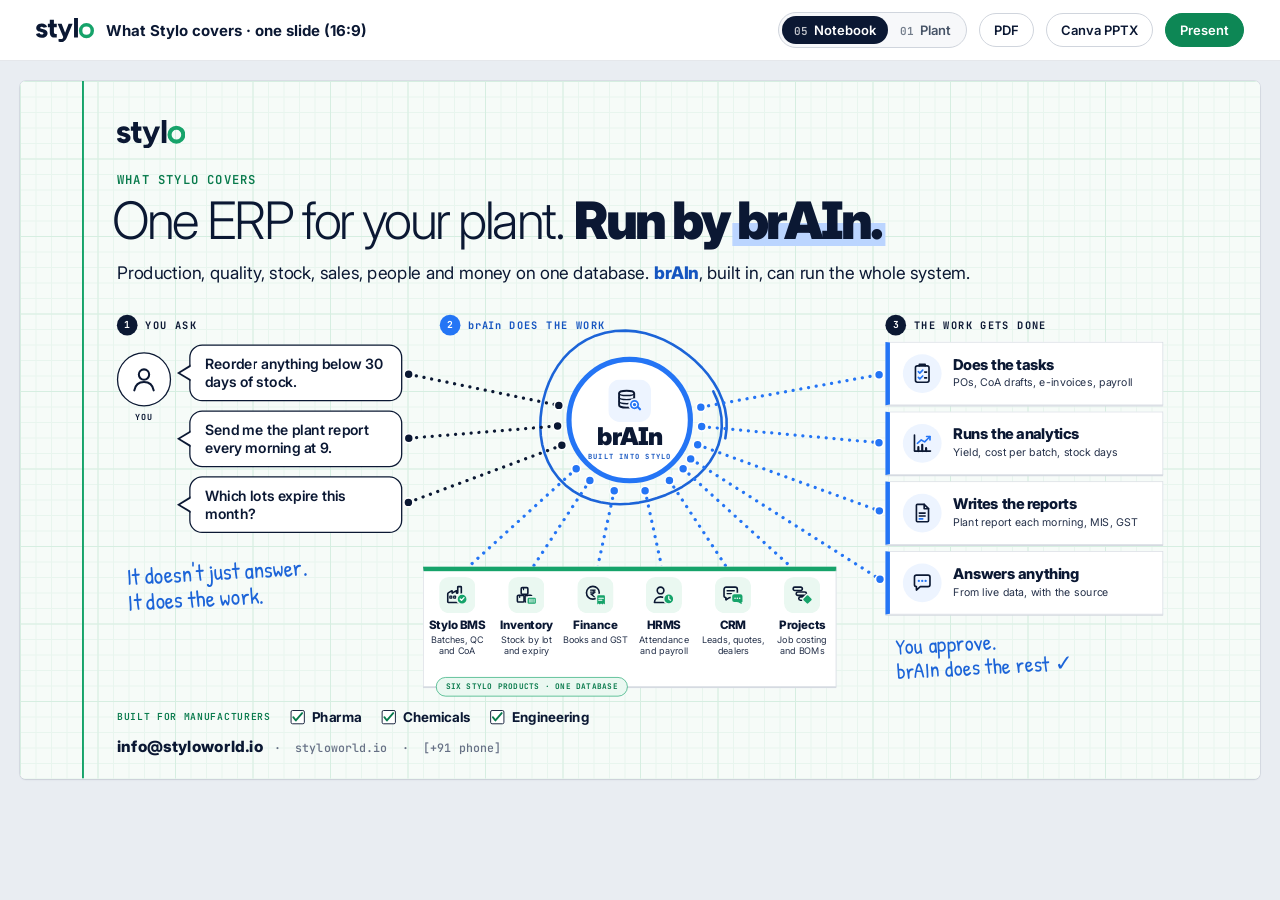
<file: one-pager/slide.html>
<!doctype html>
<html lang="en"><head><meta charset="utf-8">
<meta name="viewport" content="width=device-width, initial-scale=1">
<meta name="robots" content="noindex, nofollow">
<title>What Stylo covers · one slide (16:9)</title>
<link rel="stylesheet" href="../nb.css">
<script>try{var q=new URLSearchParams(location.search),s=q.get("style")||(q.has("raw")?null:localStorage.getItem("styloStyle"));if(s==="01")document.documentElement.classList.add("s01");}catch(e){}</script>
<link rel="stylesheet" href="../iso.css">
<link rel="stylesheet" href="story.css">
<style>
  .step { font-size: 16px; gap: 12px; }
  .step .sn { width: 32px; height: 32px; font-size: 15px; }
  .bub { font-size: 22px; width: 330px; height: 88px; padding: 12px 22px; }
  .hub .nm { font-size: 38px; margin-top: 2px; }
  .hub .tg { font-size: 11px; margin-top: 6px; }
  .mod { width: 104px; top: 768px; }
  .mod img { width: 56px; height: 56px; }
  .mod h3 { font-size: 18px; margin-top: 8px; white-space: nowrap; }
  .mod p { font-size: 14px; line-height: 1.25; }
  .pill { font-size: 12px; padding: 6px 14px; }
  .out.row { left: 1340px; width: 430px; height: 98px; }
  .out .ic { width: 60px; height: 60px; }
  .out h3 { font-size: 23px; }
  .out p { font-size: 16.5px; }
  .chk-row { font-size: 21px; gap: 30px; }
  .chk-row svg { width: 24px; height: 24px; }
  .chk-row div { gap: 10px; }
</style></head>
<body data-pdf="../downloads/Stylo-What-Stylo-Covers-Slide.pdf" data-pptx="../downloads/Stylo-What-Stylo-Covers-Slide-Canva.pptx" data-pdf01="../downloads/Stylo-What-Stylo-Covers-Slide-Plant.pdf" data-pptx01="../downloads/Stylo-What-Stylo-Covers-Slide-Plant-Canva.pptx">
<section class="slide">
  <div class="margin"></div>
  <svg class="links" width="1920" height="1080" viewBox="0 0 1920 1080" style="position:absolute; left:0; top:0;"
    data-links="b1@1,.5 > hub@c > navy | b2@1,.5 > hub@c > navy | b3@1,.5 > hub@c > navy |
                hub@c > m1@.5,0 | hub@c > m2@.5,0 | hub@c > m3@.5,0 | hub@c > m4@.5,0 | hub@c > m5@.5,0 | hub@c > m6@.5,0 |
                hub@c > o1@0,.5 | hub@c > o2@0,.5 | hub@c > o3@0,.5 | hub@c > o4@0,.5"></svg>
  <svg class="iso-only scene" data-scene="mini" data-at="1640,150,13" width="1920" height="1080" viewBox="0 0 1920 1080" style="position:absolute; left:0; top:0;"></svg>

  <img class="logo" src="../assets/brand/stylo-colour.svg" alt="Stylo">
  <div class="kick" style="top:140px;">What Stylo covers</div>
  <div class="h" style="top:176px; font-size:80px;"><span class="l">One ERP for your plant.</span> <span class="b">Run by <span class="hl blue">brAIn.</span></span></div>
  <p class="abs" style="left:150px; top:280px; width:1620px; font-size:27px; line-height:1.3;">Production, quality, stock, sales, people and money on one database. <b style="color:var(--blue-deep);">brAIn</b>, built in, can run the whole system.</p>

  <!-- 1 · you ask -->
  <div class="step" style="left:150px; top:362px;"><span class="sn">1</span>You ask</div>
  <div class="you" style="left:150px; top:420px; width:84px; height:84px;"><svg width="48" height="48" viewBox="0 0 48 48" fill="none" stroke="#0B1833" stroke-width="3.2" stroke-linecap="round" stroke-linejoin="round"><circle cx="24" cy="16.5" r="8"/><path d="M9 41c1.6-8.6 7.6-13 15-13s13.4 4.4 15 13"/></svg></div>
  <div class="you-l" style="left:150px; top:512px; width:84px; font-size:13px;">You</div>
  <div class="bub left" id="b1" style="left:262px; top:408px;">Reorder anything below 30 days of stock.</div>
  <div class="bub left" id="b2" style="left:262px; top:510px;">Send me the plant report every morning at 9.</div>
  <div class="bub left" id="b3" style="left:262px; top:612px;">Which lots expire this month?</div>
  <div class="hand bl abs" data-rot="-3" data-iso="left:160px; top:752px;" style="left:166px; top:740px; --fs:36px; transform:rotate(-3deg);">It doesn't just answer.<br>It does the work.</div>

  <!-- 2 · brAIn -->
  <div class="step bl" style="left:650px; top:362px;"><span class="sn">2</span><span class="bn">brAIn</span>does the work</div>
  <div class="hub" id="hub" data-loop="40" style="left:846px; top:427px; width:196px; height:196px;"><img src="../assets/icons/stylo-brain.svg" alt="" style="width:66px; height:66px;"><div class="nm">brAIn</div><div class="tg">Built into Stylo</div></div>
  <div class="rail" id="rail" style="left:624px; top:752px; width:640px; height:186px;"></div>
  <div class="mod" style="left:625px;"><img id="m1" src="../assets/icons/stylo-bms.svg" alt=""><h3>Stylo BMS</h3><p>Batches, QC and CoA</p></div>
  <div class="mod" style="left:732px;"><img id="m2" src="../assets/icons/stylo-inventory.svg" alt=""><h3>Inventory</h3><p>Stock by lot and expiry</p></div>
  <div class="mod" style="left:839px;"><img id="m3" src="../assets/icons/stylo-finance.svg" alt=""><h3>Finance</h3><p>Books and GST</p></div>
  <div class="mod" style="left:945px;"><img id="m4" src="../assets/icons/stylo-hrms.svg" alt=""><h3>HRMS</h3><p>Attendance and payroll</p></div>
  <div class="mod" style="left:1052px;"><img id="m5" src="../assets/icons/stylo-crm.svg" alt=""><h3>CRM</h3><p>Leads, quotes, dealers</p></div>
  <div class="mod" style="left:1159px;"><img id="m6" src="../assets/icons/stylo-projects.svg" alt=""><h3>Projects</h3><p>Job costing and BOMs</p></div>
  <div class="pill g" style="left:644px; top:923px;">Six Stylo products · one database</div>

  <!-- 3 · the work gets done -->
  <div class="step" style="left:1340px; top:362px;"><span class="sn">3</span>The work gets done</div>
  <div class="out row" id="o1" style="top:404px;">
    <div class="ic"><svg width="36" height="36" viewBox="0 0 48 48" fill="none" stroke-width="3.4" stroke-linecap="round" stroke-linejoin="round"><rect x="10" y="8" width="28" height="34" rx="4" stroke="#0B1833"/><path d="M18 8V5h12v3" stroke="#0B1833"/><path d="M16 20l3 3 6-6M16 32l3 3 6-6" stroke="#2475F5"/><path d="M29 21h4M29 33h4" stroke="#0B1833"/></svg></div>
    <div><h3>Does the tasks</h3><p>POs, CoA drafts, e-invoices, payroll</p></div>
  </div>
  <div class="out row" id="o2" style="top:512px;">
    <div class="ic"><svg width="36" height="36" viewBox="0 0 48 48" fill="none" stroke-width="3.4" stroke-linecap="round" stroke-linejoin="round"><path d="M8 7v33h33" stroke="#0B1833"/><path d="M16 40v-8M24 40v-13M32 40v-6" stroke="#0B1833" stroke-width="4.5"/><path d="M14 24l8-7 7 4 11-11" stroke="#2475F5"/><path d="M33 10h7v7" stroke="#2475F5"/></svg></div>
    <div><h3>Runs the analytics</h3><p>Yield, cost per batch, stock days</p></div>
  </div>
  <div class="out row" id="o3" style="top:620px;">
    <div class="ic"><svg width="36" height="36" viewBox="0 0 48 48" fill="none" stroke-width="3.4" stroke-linecap="round" stroke-linejoin="round"><path d="M14 6h14l9 9v25a2 2 0 0 1-2 2H14a2 2 0 0 1-2-2V8a2 2 0 0 1 2-2z" stroke="#0B1833"/><path d="M28 6v9h9" stroke="#0B1833"/><path d="M18 24h12M18 30h12" stroke="#0B1833"/><path d="M18 36h7" stroke="#2475F5"/></svg></div>
    <div><h3>Writes the reports</h3><p>Plant report each morning, MIS, GST</p></div>
  </div>
  <div class="out row" id="o4" style="top:728px;">
    <div class="ic"><svg width="36" height="36" viewBox="0 0 48 48" fill="none" stroke-width="3.4" stroke-linecap="round" stroke-linejoin="round"><path d="M8 12a4 4 0 0 1 4-4h24a4 4 0 0 1 4 4v16a4 4 0 0 1-4 4H20l-8 7v-7a4 4 0 0 1-4-4z" stroke="#0B1833"/><path d="M17 20h.01M24 20h.01M31 20h.01" stroke="#2475F5" stroke-width="4.8"/></svg></div>
    <div><h3>Answers anything</h3><p>From live data, with the source</p></div>
  </div>
  <div class="hand bl abs" data-rot="-3" data-iso="left:1350px; top:858px;" style="left:1356px; top:850px; --fs:34px; transform:rotate(-3deg);">You approve.<br>brAIn does the rest ✓</div>

  <!-- footer -->
  <div class="abs chk-row" style="left:150px; top:972px;"><span class="label" style="color:var(--green-deep); font-size:15px; align-self:center;">Built for manufacturers</span>
    <div><svg data-flat viewBox="0 0 42 42"><rect x="3" y="3" width="36" height="36" rx="4" fill="#fff" stroke="#0B1833" stroke-width="2.5"/><path d="M9 21 l7 9 l17 -20" fill="none" stroke="#087A4C" stroke-width="5" stroke-linecap="round" stroke-linejoin="round"/></svg>Pharma</div>
    <div><svg data-flat viewBox="0 0 42 42"><rect x="3" y="3" width="36" height="36" rx="4" fill="#fff" stroke="#0B1833" stroke-width="2.5"/><path d="M9 21 l7 9 l17 -20" fill="none" stroke="#087A4C" stroke-width="5" stroke-linecap="round" stroke-linejoin="round"/></svg>Chemicals</div>
    <div><svg data-flat viewBox="0 0 42 42"><rect x="3" y="3" width="36" height="36" rx="4" fill="#fff" stroke="#0B1833" stroke-width="2.5"/><path d="M9 21 l7 9 l17 -20" fill="none" stroke="#087A4C" stroke-width="5" stroke-linecap="round" stroke-linejoin="round"/></svg>Engineering</div>
  </div>
  <div class="abs" style="left:150px; top:1016px; font-size:24px; font-weight:800;">info@styloworld.io <span class="mono" style="font-size:18px; font-weight:500; color:var(--slate);">&nbsp;·&nbsp; styloworld.io &nbsp;·&nbsp; [+91 phone]</span></div>
</section>
<script src="../iso.js"></script>
<script src="../scenes.js"></script>
<script src="story.js"></script>
<script src="../deck.js"></script>
</body></html>
</file>
<file: nb.css>
/* Stylo pitch decks — "Lab Notebook" style (05). Tokens from the Stylo Design System. */
@font-face { font-family: "Inter"; src: url("assets/fonts/Inter-Variable.ttf") format("truetype"); font-weight: 100 900; }
@font-face { font-family: "JetBrains Mono"; src: url("assets/fonts/JetBrainsMono-Variable.ttf") format("truetype"); font-weight: 100 800; }
@font-face { font-family: "Patrick Hand"; src: url("assets/fonts/hand/PatrickHand-Regular.ttf") format("truetype"); }

:root {
  --navy: #0B1833; --green: #16A36A; --green-deep: #087A4C; --green-light: #EAF8F1;
  --blue: #2475F5; --blue-deep: #1555C0; --blue-light: #EDF4FF;
  --slate: #667085; --mist: #F7F8FA; --hairline: #E5E7EB;
  --amber: #9A5B07; --amber-light: #FFF6E5; --red: #B42318; --red-light: #FEF0F0;
  --ink: #1C64D8;        /* blue ballpoint, handwriting only */
  --redpen: #B42318;     /* red pen, problems only */
  --hl: #9FE0BF;         /* green highlighter */
  --hl-blue: #BBD5FF;    /* brAIn highlighter */
  --paper: #F6FBF8; --grid: #D6EEE1; --grid-fine: #E8F5EE; --margin: #16A36A;
  --sans: "Inter", "Segoe UI", Arial, sans-serif;
  --mono: "JetBrains Mono", ui-monospace, monospace;
  --hand: "Patrick Hand", "Noteworthy", cursive;
}
* { box-sizing: border-box; margin: 0; padding: 0; }
body { font-family: var(--sans); color: var(--navy); -webkit-font-smoothing: antialiased; }

.slide {
  width: 1920px; height: 1080px; position: relative; overflow: hidden;
  background-color: var(--paper);
  background-image:
    linear-gradient(var(--grid) 1.5px, transparent 1.5px),
    linear-gradient(90deg, var(--grid) 1.5px, transparent 1.5px),
    linear-gradient(var(--grid-fine) 1px, transparent 1px),
    linear-gradient(90deg, var(--grid-fine) 1px, transparent 1px);
  background-size: 120px 120px, 120px 120px, 24px 24px, 24px 24px;
}
.slide.a4 { width: 1588px; height: 2246px; }
.slide .margin { position: absolute; left: 96px; top: 0; bottom: 0; width: 3px; background: var(--margin); }
.slide.a4 .margin { left: 80px; }

/* page furniture */
.logo { position: absolute; left: 150px; top: 60px; height: 44px; }
.pg { position: absolute; right: 120px; top: 70px; font-family: var(--mono); font-size: 18px; letter-spacing: .1em; color: var(--slate); }
.foot { position: absolute; left: 150px; bottom: 36px; font-family: var(--mono); font-size: 15px; letter-spacing: .1em; text-transform: uppercase; color: var(--slate); }
.kick { position: absolute; left: 150px; top: 150px; font-family: var(--mono); font-size: 19px; letter-spacing: .09em; text-transform: uppercase; color: var(--green-deep); font-weight: 600; }
.h { position: absolute; left: 142px; letter-spacing: -0.045em; line-height: 1.0; }
.h .l { font-weight: 300; } .h .b { font-weight: 900; }

.label { font-family: var(--mono); font-size: 16px; letter-spacing: .09em; text-transform: uppercase; font-weight: 600; }
.source { font-family: var(--mono); font-size: 14px; letter-spacing: .06em; text-transform: uppercase; color: var(--slate); }
.mono { font-family: var(--mono); }
.hand { font-family: var(--hand); color: var(--ink); line-height: 1.12; }
.hand.red { color: var(--redpen); }
.hl { background: linear-gradient(transparent 54%, var(--hl) 54%, var(--hl) 92%, transparent 92%); padding: 0 6px; margin: 0 -6px; }
.hl.blue { background: linear-gradient(transparent 54%, var(--hl-blue) 54%, var(--hl-blue) 92%, transparent 92%); }
.slot { color: var(--green-deep); border-bottom: 3px dashed var(--green); }
b, strong { font-weight: 800; }

.abs { position: absolute; }
.taped { position: absolute; background: #fff; padding: 12px; border: 1.5px solid #D5DAE1; box-shadow: 0 2px 0 #D5DAE1; }
.taped img { display: block; width: 100%; border-radius: 8px; }
.tape { position: absolute; width: 140px; height: 40px; background: #F4E7A6; opacity: .92; border: 1px solid #E5D58A; }
.card { position: absolute; background: #fff; border: 1.5px solid #D5DAE1; box-shadow: 0 2px 0 #D5DAE1; }
.stamp { position: absolute; border: 6px double currentColor; border-radius: 50%; display: flex; flex-direction: column; align-items: center; justify-content: center; font-weight: 900; text-transform: uppercase; letter-spacing: .05em; white-space: nowrap; }
.stamp small { font-family: var(--mono); font-size: 14px; letter-spacing: .12em; font-weight: 700; }
.stamp.rect { border-radius: 12px; padding: 8px 22px; border-width: 6px; border-style: solid; }
.sample { position: absolute; font-family: var(--mono); font-size: 13px; letter-spacing: .08em; text-transform: uppercase; background: #fff; color: var(--slate); border: 1.5px solid var(--hairline); border-radius: 4px; padding: 4px 8px; }
.ring { position: absolute; }

/* print: one slide per page */
@media print {
  body { background: none; }
  .slide { margin: 0 !important; break-after: page; page-break-after: always; transform: none !important; }
  .deckbar { display: none !important; }
}
@media print { .slide:last-of-type { break-after: auto; page-break-after: auto; } }
.hand { font-size: var(--fs, 1em); }
.iso-only { display: none !important; }
</file>
<file: iso.css>
/* Style 01 · Isometric Plant. Same pages and words as 05; html.s01 swaps the look. */
html.s01 .iso-only { display: block !important; }
html.s01 .nb-only, html.s01 .pen, html.s01 .tape, html.s01 .stamp, html.s01 .slide .margin { display: none !important; }
html.s01 .slide { background: var(--green-light); background-image: none; }
html.s01 .hl { background: none; padding: 0; margin: 0; color: var(--green); }
html.s01 .h .hl { color: var(--green); }
html.s01 p .hl b, html.s01 p .hl { color: var(--green-deep); }
/* captions instead of handwriting */
html.s01 .hand { font-family: var(--sans); font-weight: 800; letter-spacing: -0.02em; color: var(--green-deep); transform: none !important; font-size: calc(var(--fs, 32px) * .7); line-height: 1.16; }
html.s01 .hand.red { color: var(--red); }
html.s01 .pillar .goal { font-size: 23px; color: var(--green-deep); }
html.s01 .pillar.ai .goal { color: var(--blue-deep); }
html.s01 .slip .v.hand { font-family: var(--mono); font-weight: 500; color: var(--slate); font-size: 30px; letter-spacing: 0; }
/* cards: white, navy line, round corners */
html.s01 .taped { transform: none !important; border: 2px solid var(--navy); border-radius: 14px; box-shadow: none; padding: 14px; }
html.s01 .taped img { border-radius: 8px; border: 1.5px solid var(--hairline); }
html.s01 .card, html.s01 .ai { border: 2px solid var(--navy); border-radius: 14px; box-shadow: none; }
html.s01 .pillar.biz { border-top: 8px solid var(--green); }
html.s01 .pillar.ai, html.s01 .ai { border-top: 8px solid var(--blue); }
html.s01 .tile { border: 2px solid var(--navy); border-top: 6px solid var(--green); border-radius: 12px; box-shadow: none; }
html.s01 .pol { transform: none !important; border: 2px solid var(--navy); border-radius: 14px; box-shadow: none; }
html.s01 .pol .ph { border: 0; border-radius: 8px; background: var(--green-light); }
html.s01 .pol .nm { font-family: var(--sans); font-weight: 800; color: var(--navy); font-size: 24px; }
html.s01 .slip { border: 2px solid var(--navy); border-radius: 14px; }
html.s01 .isocard { position: absolute; background: #fff; border: 2px solid var(--navy); border-radius: 14px; }
html.s01 .cmp .us { background: #fff; }
html.s01 .why .it, html.s01 .pillar li, html.s01 .prod, html.s01 .way, html.s01 .sec .row { border-bottom-color: #CFE9DC; }
html.s01 .sample { background: #fff; }
</file>
<file: pages.css>
/* Shared page layouts for the Stylo decks (Lab Notebook). */
  /* solution cards */
  .pillar { top: 520px; width: 520px; height: 470px; padding: 30px 32px; display: flex; flex-direction: column; }
  .pillar .top { display: flex; align-items: center; gap: 18px; }
  .pillar .top img { width: 76px; height: 76px; }
  .pillar .no { font-family: var(--mono); font-size: 16px; letter-spacing: .1em; color: var(--slate); font-weight: 600; }
  .pillar h3 { font-size: 34px; letter-spacing: -0.02em; line-height: 1.1; font-weight: 800; margin-top: 4px; }
  .pillar ul { list-style: none; margin-top: 26px; }
  .pillar li { font-size: 25px; line-height: 1.3; padding: 10px 0 10px 30px; position: relative; border-bottom: 1.5px solid var(--grid); }
  .pillar li::before { content: ""; position: absolute; left: 0; top: 21px; width: 12px; height: 12px; border-radius: 50%; background: var(--green); }
  .pillar.ai li::before { background: var(--blue); }
  .pillar .goal { margin-top: auto; font-size: 31px; }
  .pillar.ai { border-top: 8px solid var(--blue); }
  .pillar.biz { border-top: 8px solid var(--green); }
  /* steps */
  .step { position: absolute; top: 560px; width: 380px; }
  .step .d { font-size: 56px; font-weight: 900; letter-spacing: -0.04em; color: var(--green); line-height: 1; }
  .step h3 { font-size: 32px; font-weight: 800; letter-spacing: -0.02em; margin-top: 16px; }
  .step p { font-size: 25px; line-height: 1.38; margin-top: 12px; }
  /* comparison */
  table.cmp { position: absolute; left: 150px; top: 372px; width: 1660px; border-collapse: collapse; }
  .cmp th, .cmp td { text-align: left; vertical-align: middle; border-bottom: 2px solid var(--navy); padding: 14px 18px; }
  .cmp thead th { font-size: 25px; font-weight: 800; letter-spacing: -0.01em; padding-bottom: 16px; }
  .cmp thead th.us { color: var(--green-deep); font-size: 32px; }
  .cmp td.k { font-size: 25px; font-weight: 700; line-height: 1.25; width: 480px; }
  .cmp td.c { font-size: 21px; line-height: 1.25; }
  .cmp td.c .m { display: inline-block; vertical-align: middle; width: 40px; height: 40px; margin-right: 10px; }
  .cmp td.c span.t { display: inline-block; vertical-align: middle; width: calc(100% - 54px); }
  .cmp .us { background: rgba(159,224,191,.42); }
  .cmp td.us { font-weight: 700; }
  /* why us */
  .why { position: absolute; left: 150px; top: 430px; width: 860px; }
  .why .it { display: grid; grid-template-columns: 70px 1fr; gap: 6px 18px; padding: 16px 0; border-bottom: 1.5px solid var(--grid); }
  .why .n { font-size: 46px; font-weight: 900; color: var(--green); line-height: 1; }
  .why h3 { font-size: 32px; font-weight: 800; letter-spacing: -0.02em; }
  .why p { grid-column: 2; font-size: 25px; line-height: 1.35; }
  .pol { position: absolute; top: 486px; width: 220px; background: #fff; border: 1.5px solid #D5DAE1; box-shadow: 0 2px 0 #D5DAE1; padding: 12px 12px 14px; }
  .pol .ph { height: 168px; background: var(--mist); border: 1.5px dashed #C3CAD5; display: flex; align-items: center; justify-content: center; }
  .pol .nm { font-family: var(--hand); color: var(--ink); font-size: 30px; margin-top: 10px; }
  .pol .rl { font-family: var(--mono); font-size: 13px; letter-spacing: .08em; text-transform: uppercase; color: var(--slate); margin-top: 2px; }
  .sec { position: absolute; left: 1080px; top: 780px; width: 720px; padding: 22px 28px; }
  .sec .row { display: grid; grid-template-columns: 200px 1fr; gap: 14px; padding: 9px 0; border-bottom: 1.5px solid var(--grid); font-size: 22px; }
  .sec .row:last-child { border-bottom: 0; }
  /* offer slip */
  .slip { position: absolute; left: 1090px; top: 360px; width: 710px; height: 480px; background: #fff; border: 3px dashed var(--navy); padding: 38px 44px; }
  .slip .f { display: grid; grid-template-columns: 170px 1fr; align-items: baseline; padding: 18px 0; border-bottom: 2px solid var(--navy); }
  .slip .f .k { font-family: var(--mono); font-size: 17px; letter-spacing: .1em; color: var(--slate); font-weight: 600; text-transform: uppercase; }
  .slip .f .v { font-size: 40px; font-weight: 800; letter-spacing: -0.02em; }
  .slip .f .v small { font-size: 24px; font-weight: 500; letter-spacing: 0; }
  /* outcomes */
  .num { position: absolute; width: 520px; }
  .num .n { font-size: 150px; font-weight: 900; letter-spacing: -0.06em; line-height: .9; color: var(--navy); }
  .num .n .u { font-size: 54px; letter-spacing: -0.03em; margin-left: 10px; color: var(--green-deep); }
  .num .c { font-size: 27px; font-weight: 700; line-height: 1.25; margin-top: 14px; width: 440px; }
</file>
<file: cycles.css>
/* "Three cycles" decks + brAIn deck: icon flows joined by dotted tracks (Lab Notebook + 01 Plant). */
:root { --ac: var(--green); --ac-deep: var(--green-deep); --ac-light: var(--green-light); }
.ic { fill: none; stroke: var(--navy); stroke-width: 3.2; stroke-linecap: round; stroke-linejoin: round; }
.ic .a { stroke: var(--ac); }
.ic .af { fill: var(--ac); stroke: none; }

/* flow node: circle icon + number/title + one line */
.nd { position: absolute; width: 300px; text-align: center; }
.nd .ci { width: 104px; height: 104px; margin: 0 auto; border-radius: 50%; background: #fff; border: 3px solid var(--navy); display: flex; align-items: center; justify-content: center; position: relative; }
.nd .ci svg { width: 52px; height: 52px; }
.nd .qc { position: absolute; left: 76px; top: -14px; font-family: var(--mono); font-size: 12.5px; font-weight: 700; letter-spacing: .08em; text-transform: uppercase; white-space: nowrap; color: #fff; background: var(--ac-deep); border-radius: 999px; padding: 4px 10px 4px 9px; transform: rotate(-4deg); }
.nd .t { margin-top: 14px; font-size: 24px; font-weight: 800; letter-spacing: -0.02em; line-height: 1.12; }
.nd .t .no { font-family: var(--mono); font-size: 16px; font-weight: 700; color: var(--ac-deep); letter-spacing: .04em; margin-right: 6px; }
.nd .d { margin: 6px auto 0; width: 276px; font-size: 18.5px; line-height: 1.3; color: #243049; }
.nd.end .ci { background: var(--ac); border-color: var(--ac); }
.nd.end .ci .ic, .nd.end .ci .ic .a { stroke: #fff; }
.nd.big .ci { width: 128px; height: 128px; }
.nd.big .ci svg { width: 62px; height: 62px; }

/* start → end strip used on the overview cards */
.se { position: absolute; display: flex; align-items: center; gap: 14px; }
.se .ci { flex: none; width: 78px; height: 78px; border-radius: 50%; background: #fff; border: 2.5px solid var(--navy); display: flex; align-items: center; justify-content: center; }
.se .ci svg { width: 40px; height: 40px; }
.se .ci.on { background: var(--ac); border-color: var(--ac); }
.se .ci.on .ic, .se .ci.on .ic .a { stroke: #fff; }
.se .lb { font-size: 19px; font-weight: 700; line-height: 1.2; width: 140px; }

.cyc { position: absolute; top: 400px; width: 520px; height: 420px; background: #fff; border: 1.5px solid #D5DAE1; box-shadow: 0 2px 0 #D5DAE1; border-top: 8px solid var(--ac); padding: 28px 30px; }
.cyc .no { font-family: var(--mono); font-size: 16px; font-weight: 700; letter-spacing: .1em; text-transform: uppercase; color: var(--ac-deep); }
.cyc h3 { font-size: 40px; font-weight: 900; letter-spacing: -0.035em; line-height: 1.02; margin-top: 8px; }
.cyc h3 .l { font-weight: 300; }
.chips { position: absolute; left: 30px; right: 26px; display: flex; flex-wrap: wrap; gap: 8px; }
.chips span { font-size: 17px; font-weight: 600; border: 1.5px solid var(--grid); background: var(--paper); border-radius: 999px; padding: 5px 13px; white-space: nowrap; }

.rail2 { position: absolute; background: #fff; border: 1.5px solid #D5DAE1; box-shadow: 0 2px 0 #D5DAE1; border-left: 8px solid var(--green); display: flex; align-items: center; gap: 22px; padding: 0 26px; }
.pill2 { font-family: var(--mono); font-weight: 700; letter-spacing: .08em; text-transform: uppercase; white-space: nowrap; border-radius: 999px; padding: 8px 18px; font-size: 16px; }
.pill2.g { background: var(--green-light); color: var(--green-deep); border: 1.5px solid var(--green); }
.pill2.b { background: var(--blue-light); color: var(--blue-deep); border: 1.5px solid var(--blue); }
.bn { font-feature-settings: "cv08" 1; }
.h .hl.blue, .hl.blue b { font-feature-settings: "cv08" 1; }

/* quality gates list */
.gates { position: absolute; left: 150px; top: 392px; width: 900px; }
.gates .g { display: grid; grid-template-columns: 54px 1fr; gap: 2px 16px; padding: 12px 0; border-bottom: 1.5px solid var(--grid); }
.gates .g:last-child { border-bottom: 0; }
.gates .g svg { width: 42px; height: 42px; grid-row: span 2; margin-top: 2px; }
.gates h3 { font-size: 27px; font-weight: 800; letter-spacing: -0.02em; line-height: 1.15; }
.gates p { font-size: 21px; line-height: 1.32; color: #243049; }
.ind { position: absolute; left: 1100px; top: 700px; width: 700px; padding: 22px 28px; }
.ind .r { display: grid; grid-template-columns: 170px 1fr; gap: 14px; padding: 9px 0; border-bottom: 1.5px solid var(--grid); font-size: 20px; line-height: 1.3; }
.ind .r:last-child { border-bottom: 0; }
.ind .r .k { font-weight: 800; font-size: 21px; }
.ind .r.me .k { color: var(--green-deep); }

/* brAIn columns */
.bc { position: absolute; top: 392px; width: 520px; height: 470px; background: #fff; border: 1.5px solid #D5DAE1; box-shadow: 0 2px 0 #D5DAE1; border-top: 8px solid var(--blue); padding: 26px 28px; }
.bc .no { font-family: var(--mono); font-size: 15px; font-weight: 700; letter-spacing: .1em; text-transform: uppercase; color: var(--blue-deep); }
.bc h3 { font-size: 30px; font-weight: 900; letter-spacing: -0.03em; margin-top: 6px; }
.bc .ask { margin-top: 18px; background: var(--mist); border: 2px solid var(--navy); border-radius: 18px 18px 18px 4px; padding: 16px 20px; font-size: 24px; font-weight: 600; line-height: 1.3; }
.bc .ask .who { display: block; font-family: var(--mono); font-size: 12.5px; letter-spacing: .1em; text-transform: uppercase; color: var(--slate); margin-bottom: 4px; font-weight: 700; }
.bc .does { margin-top: 18px; font-family: var(--mono); font-size: 14px; font-weight: 700; letter-spacing: .1em; text-transform: uppercase; color: var(--blue-deep); display: flex; align-items: center; gap: 10px; }
.bc .does img { width: 30px; height: 30px; }
.bc ul { list-style: none; margin-top: 8px; }
.bc li { font-size: 23px; line-height: 1.3; padding: 9px 0 9px 34px; position: relative; border-bottom: 1.5px solid #E5E7EB; }
.bc li:last-child { border-bottom: 0; }
.bc li svg { position: absolute; left: 0; top: 11px; width: 24px; height: 24px; }

/* feature grid (brAIn deck) */
.ft { position: absolute; width: 520px; height: 300px; background: #fff; border: 1.5px solid #D5DAE1; box-shadow: 0 2px 0 #D5DAE1; border-left: 8px solid var(--ac); padding: 24px 26px; }
.ft .top { display: flex; align-items: center; gap: 16px; }
.ft .top .ci { flex: none; width: 66px; height: 66px; border-radius: 50%; background: var(--ac-light); display: flex; align-items: center; justify-content: center; }
.ft .top .ci svg { width: 38px; height: 38px; }
.ft .top .n { font-family: var(--mono); font-size: 14px; font-weight: 700; letter-spacing: .1em; color: var(--slate); }
.ft h3 { font-size: 29px; font-weight: 900; letter-spacing: -0.025em; line-height: 1.08; }
.ft p { font-size: 20px; line-height: 1.34; margin-top: 14px; color: #243049; }
.ft .eg { position: absolute; left: 26px; right: 22px; bottom: 18px; font-family: var(--hand); color: var(--ink); font-size: 25px; line-height: 1.1; }

/* audit log card */
.log { position: absolute; padding: 22px 26px; font-family: var(--mono); }
.log .hd, .log .rw { display: grid; grid-template-columns: 92px 150px 1fr; gap: 14px; padding: 10px 0; border-bottom: 1.5px solid #E5E7EB; font-size: 15.5px; line-height: 1.3; }
.log .hd { font-size: 12.5px; letter-spacing: .1em; text-transform: uppercase; color: var(--slate); font-weight: 700; border-bottom: 2px solid var(--navy); }
.log .rw:last-child { border-bottom: 0; }
.log .rw .rs { grid-column: 3; color: var(--blue-deep); }
.log .rw b { font-family: var(--sans); font-weight: 700; font-size: 17px; }

/* brAIn deck: blue notebook */
body.brain { --ac: var(--blue); --ac-deep: var(--blue-deep); --ac-light: var(--blue-light); --paper: #F7FAFF; --grid: #D7E5FB; --grid-fine: #EAF1FD; --margin: #2475F5; --hl: #BBD5FF; }
body.brain .kick { color: var(--blue-deep); }
body.brain .label.acc { color: var(--blue-deep); }
.blogo { position: absolute; left: 150px; top: 56px; display: flex; align-items: center; gap: 14px; }
.blogo img { height: 52px; width: 52px; }
.blogo .w { font-size: 40px; font-weight: 900; letter-spacing: -0.03em; font-feature-settings: "cv08" 1; }
.blogo .by { font-family: var(--mono); font-size: 15px; letter-spacing: .1em; text-transform: uppercase; color: var(--slate); font-weight: 600; margin-left: 6px; padding-top: 10px; }

/* 01 Plant look */
html.s01 .nd .ci, html.s01 .se .ci { border-width: 2.5px; }
html.s01 .cyc, html.s01 .bc, html.s01 .ft, html.s01 .rail2, html.s01 .log, html.s01 .ind { border: 2px solid var(--navy); border-radius: 14px; box-shadow: none; }
html.s01 .cyc { border-top: 8px solid var(--ac); }
html.s01 .bc { border-top: 8px solid var(--blue); }
html.s01 .ft { border-left: 8px solid var(--ac); }
html.s01 .rail2 { border-left: 8px solid var(--green); }
html.s01 .chips span { background: #fff; }
html.s01 .ft .eg { font-family: var(--sans); font-weight: 700; font-size: 18px; color: var(--ac-deep); }
html.s01 .gates .g, html.s01 .ind .r { border-bottom-color: #CFE9DC; }
html.s01 body.brain .slide, html.s01 .brain .slide { background: var(--blue-light); }
html.s01 .brain .hl, html.s01 .brain .h .hl { color: var(--blue); }
html.s01 .brain .hand { color: var(--blue-deep); }
</file>
<file: one-pager/story.css>
/* One-pager "brAIn runs the plant" icon story: You ask → brAIn → six Stylo products → the work gets done. */
.step { position: absolute; display: flex; align-items: center; gap: 14px; font-family: var(--mono); font-size: 18px; letter-spacing: .09em; text-transform: uppercase; font-weight: 700; color: var(--navy); white-space: nowrap; }
.step .sn { width: 38px; height: 38px; border-radius: 50%; background: var(--navy); color: #fff; display: flex; align-items: center; justify-content: center; font-size: 18px; letter-spacing: 0; }
.step.bl { color: var(--blue-deep); }
.step.bl .sn { background: var(--blue); }
.step .bn { text-transform: none; letter-spacing: .02em; }

.you { position: absolute; border-radius: 50%; background: #fff; border: 2.5px solid var(--navy); display: flex; align-items: center; justify-content: center; }
.you-l { position: absolute; font-family: var(--mono); font-size: 15px; font-weight: 700; letter-spacing: .12em; text-transform: uppercase; color: var(--navy); text-align: center; }

/* speech bubbles */
.bub { position: absolute; background: #fff; border: 2.5px solid var(--navy); border-radius: 20px; padding: 16px 24px; font-weight: 600; line-height: 1.28; display: flex; align-items: center; }
.bub::before, .bub::after { content: ""; position: absolute; width: 0; height: 0; border-style: solid; }
.bub.down::before { left: 50%; bottom: -21px; margin-left: -14px; border-width: 21px 14px 0 14px; border-color: var(--navy) transparent transparent transparent; }
.bub.down::after { left: 50%; bottom: -16px; margin-left: -10.5px; border-width: 17px 10.5px 0 10.5px; border-color: #fff transparent transparent transparent; }
.bub.left::before { top: 50%; left: -21px; margin-top: -13px; border-width: 13px 21px 13px 0; border-color: transparent var(--navy) transparent transparent; }
.bub.left::after { top: 50%; left: -16px; margin-top: -10px; border-width: 10px 17px 10px 0; border-color: transparent #fff transparent transparent; }

/* the brAIn hub */
.hub { position: absolute; border-radius: 50%; background: #fff; border: 8px solid var(--blue); display: flex; flex-direction: column; align-items: center; justify-content: center; }
.hub .nm { font-weight: 900; letter-spacing: -0.03em; line-height: 1; color: var(--navy); }
.hub .tg { font-family: var(--mono); font-weight: 700; letter-spacing: .1em; text-transform: uppercase; color: var(--blue-deep); margin-top: 8px; }

/* Stylo products rail */
.rail { position: absolute; background: #fff; border: 1.5px solid #D5DAE1; box-shadow: 0 2px 0 #D5DAE1; border-top: 7px solid var(--green); }
.pill { position: absolute; font-family: var(--mono); font-weight: 700; letter-spacing: .09em; text-transform: uppercase; white-space: nowrap; border-radius: 999px; padding: 7px 16px; }
.pill.g { background: var(--green-light); color: var(--green-deep); border: 1.5px solid var(--green); }
.mod { position: absolute; text-align: center; }
.mod img { display: block; margin: 0 auto; }
.mod h3 { font-weight: 800; letter-spacing: -0.02em; line-height: 1.1; }
.mod p { line-height: 1.3; color: #243049; margin-top: 4px; }

/* outcomes */
.out { position: absolute; background: #fff; border: 1.5px solid #D5DAE1; box-shadow: 0 2px 0 #D5DAE1; }
.out.col { border-top: 7px solid var(--blue); padding: 26px 26px 18px; }
.out.row { border-left: 7px solid var(--blue); display: flex; align-items: center; gap: 18px; padding: 0 20px; }
.out .ic { flex: none; border-radius: 50%; background: var(--blue-light); display: flex; align-items: center; justify-content: center; }
.out h3 { font-weight: 800; letter-spacing: -0.02em; line-height: 1.12; }
.out ul { list-style: none; }
.out li { line-height: 1.32; border-top: 1.5px solid #E5E7EB; }
.out p { line-height: 1.3; color: #243049; margin-top: 4px; }

.chk-row { display: flex; gap: 44px; font-weight: 700; }
.chk-row div { display: flex; align-items: center; gap: 14px; }

/* capital I with serifs so "brAIn" never reads as "brAln" */
.h .hl.blue, .hub .nm, .step .bn, b.bn { font-feature-settings: "cv08" 1; }

/* 01 Plant look */
html.s01 .h .hl.blue, html.s01 .hl.blue { color: var(--blue); }
html.s01 .rail { border: 2px solid var(--navy); border-top: 8px solid var(--green); border-radius: 14px; box-shadow: none; }
html.s01 .out { border: 2px solid var(--navy); border-radius: 14px; box-shadow: none; }
html.s01 .out.col { border-top: 8px solid var(--blue); }
html.s01 .out.row { border-left: 8px solid var(--blue); }
html.s01 .you { background: #fff; }
html.s01 .hand.bl { color: var(--blue-deep); }
html.s01 .pill.g { background: #fff; border-color: var(--navy); color: var(--navy); }
</file>
